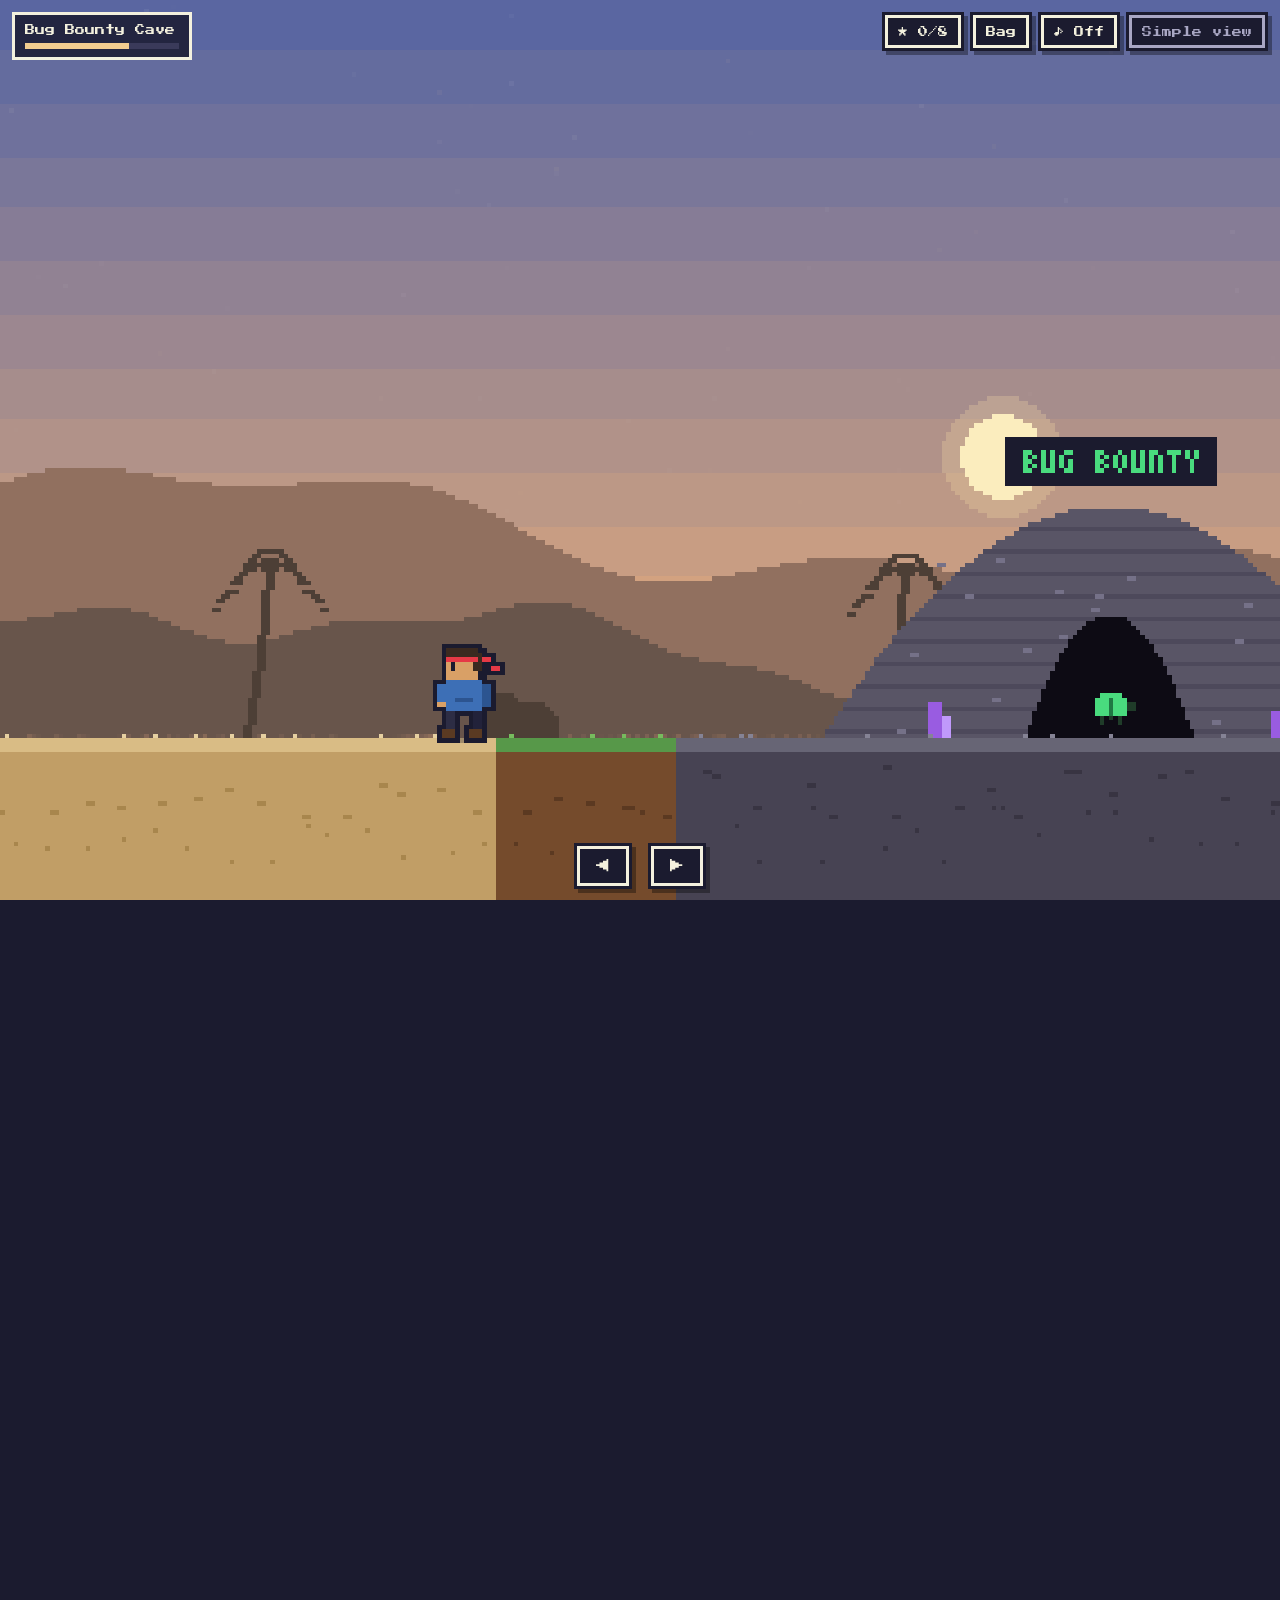
<file: index.html>
<!doctype html>
<html lang="en" data-view="simple">
<head>
<meta charset="utf-8">
<meta name="viewport" content="width=device-width, initial-scale=1">
<title>Daniel Phingston · Senior Software Engineer</title>
<meta name="description" content="Daniel Phingston is a Senior Software Engineer in Kerala, India, building backend and distributed systems with Node.js, TypeScript, Go and AWS. Resume, projects, and a pixel-art story mode. Available for freelance work.">
<link rel="canonical" href="https://danielphingston.github.io/">
<meta name="theme-color" content="#1b1b2f">
<meta property="og:type" content="profile">
<meta property="og:title" content="Daniel Phingston · Daniel's Quest">
<meta property="og:description" content="Senior Software Engineer, backend and distributed systems. Walk through the resume as a pixel-art story, or read the simple view.">
<meta property="og:url" content="https://danielphingston.github.io/">
<meta property="og:image" content="https://danielphingston.github.io/assets/og.png">
<meta name="twitter:card" content="summary_large_image">
<link rel="alternate" type="application/atom+xml" title="Daniel Phingston · Blog" href="https://danielphingston.github.io/blog/feed.xml">
<link rel="icon" href="assets/favicon.svg" type="image/svg+xml">
<link rel="preconnect" href="https://fonts.googleapis.com">
<link rel="preconnect" href="https://fonts.gstatic.com" crossorigin>
<link rel="stylesheet" href="https://fonts.googleapis.com/css2?family=Press+Start+2P&family=VT323&display=swap">
<link rel="stylesheet" href="assets/css/base.css">
<link rel="stylesheet" href="assets/css/story.css">
<link rel="stylesheet" href="assets/css/simple.css">
<script>
  // Pick the view before first paint: ?view= wins, then the visitor's last choice, then story mode.
  (function () {
    var v = 'story';
    try {
      var q = new URLSearchParams(location.search).get('view');
      var s = localStorage.getItem('dp-view');
      v = q === 'simple' || q === 'story' ? q : (s === 'simple' || s === 'story' ? s : 'story');
    } catch (e) {}
    document.documentElement.dataset.view = v;
  })();
</script>
<script type="application/ld+json">
{
  "@context": "https://schema.org",
  "@type": "Person",
  "name": "Daniel Phingston",
  "jobTitle": "Senior Software Engineer",
  "description": "Backend and distributed systems engineer with 8+ years of experience.",
  "address": { "@type": "PostalAddress", "addressLocality": "Ernakulam", "addressRegion": "Kerala", "addressCountry": "IN" },
  "alumniOf": "SCMS School of Engineering and Technology",
  "url": "https://danielphingston.github.io/",
  "sameAs": ["https://github.com/danielphingston", "https://www.linkedin.com/in/danielphingston"]
}
</script>
<script type="module" src="assets/js/main.js"></script>
<script nomodule>document.documentElement.dataset.view = 'simple';</script>
</head>
<body>
<a class="skip" href="#simple" data-view-set="simple">Skip to simple view</a>

<!-- Story mode. Built on top of the simple view below: dialogs read their text from it. -->
<div id="story">
  <div class="stage">
    <canvas id="world" role="img" aria-label="Pixel-art world: a hero walks through Daniel's career, from the backwaters of Kerala to a bonfire at the end."></canvas>

    <div class="hud">
      <div class="hud-level"><span id="hud-level">Kerala Backwaters</span><span class="hud-bar"><span id="hud-progress"></span></span></div>
      <div class="hud-buttons">
        <button type="button" class="px-btn" data-panel="map" title="Map and achievements"><span id="hud-stars">★ 0/7</span></button>
        <button type="button" class="px-btn" data-panel="bag" title="Skills (I)">Bag</button>
        <button type="button" class="px-btn" id="sound-btn" aria-pressed="false" title="Sound">♪ Off</button>
        <button type="button" class="px-btn px-btn-alt" data-view-set="simple">Simple view</button>
      </div>
    </div>

    <div class="title-card" id="title-card">
      <p class="tc-kicker">A pixel-art resume</p>
      <p class="tc-title">Daniel's Quest</p>
      <p class="tc-name">Daniel Phingston</p>
      <p class="tc-role">Senior Software Engineer · Backend &amp; Distributed Systems</p>
      <div class="tc-actions">
        <button type="button" class="px-btn px-btn-big blink-hover" id="start-btn">▶ Press start</button>
        <button type="button" class="px-btn px-btn-alt" data-view-set="simple">≡ Simple view</button>
      </div>
      <p class="tc-hire"><a class="email" data-user="danielphingston" data-domain="gmail.com" data-subject="Freelance enquiry" data-label="✉ Available for freelance work" href="#freelance">✉ Available for freelance work</a></p>
      <p class="tc-hint">Scroll, swipe, or press → to walk</p>
    </div>

    <section class="dialog" id="dialog" aria-live="polite" hidden>
      <header class="dlg-head">
        <span class="dlg-level" id="dlg-level"></span>
        <button type="button" class="dlg-close" id="dlg-close" aria-label="Close dialog">✕</button>
      </header>
      <h2 class="dlg-title" id="dlg-title"></h2>
      <div class="dlg-body" id="dlg-body"></div>
    </section>

    <div class="pad">
      <button type="button" class="px-btn" id="prev-btn" aria-label="Walk back to the previous stop">◀</button>
      <button type="button" class="px-btn" id="next-btn" aria-label="Walk to the next stop">▶</button>
    </div>

    <div class="toast" id="toast" role="status" aria-live="polite"></div>

    <div class="panel" id="panel-map" role="dialog" aria-modal="true" aria-labelledby="map-title" hidden>
      <div class="panel-inner">
        <header class="dlg-head"><h2 class="dlg-title" id="map-title">Map</h2><button type="button" class="dlg-close" data-close aria-label="Close map">✕</button></header>
        <ol class="map-list" id="map-list"></ol>
        <h3 class="panel-sub">Achievements</h3>
        <ul class="ach-list" id="ach-list"></ul>
      </div>
    </div>

    <div class="panel" id="panel-bag" role="dialog" aria-modal="true" aria-labelledby="bag-title" hidden>
      <div class="panel-inner">
        <header class="dlg-head"><h2 class="dlg-title" id="bag-title">Inventory</h2><button type="button" class="dlg-close" data-close aria-label="Close inventory">✕</button></header>
        <div id="bag-body"></div>
      </div>
    </div>
  </div>
</div>

<!-- Simple view: the canonical content. -->
<main id="simple" tabindex="-1">
  <header class="intro">
    <p class="kicker">Senior Software Engineer · Backend &amp; Distributed Systems</p>
    <h1>Daniel Phingston</h1>
    <p class="muted">Ernakulam, Kerala, India</p>
    <nav class="links" aria-label="Contact">
      <a href="https://github.com/danielphingston">GitHub</a>
      <a href="https://www.linkedin.com/in/danielphingston">LinkedIn</a>
      <a class="email" data-user="danielphingston" data-domain="gmail.com" href="#contact">danielphingston [at] gmail [dot] com</a>
      <a href="#freelance">Freelance</a>
      <a href="blog/">Blog</a>
    </nav>
    <div class="actions">
      <button type="button" class="px-btn px-btn-big" data-view-set="story">▶ Play story mode</button>
      <button type="button" class="btn-plain" id="print-btn">Print resume</button>
    </div>
  </header>

  <section id="freelance" class="callout" aria-labelledby="free-h">
    <h2 id="free-h">Freelance</h2>
    <p>I take on freelance work. Things I can help with:</p>
    <ul>
      <li>Backend services and APIs in Node.js, TypeScript or Go</li>
      <li>Event-driven and real-time systems: RabbitMQ, Amazon SQS, MQTT, WebSockets</li>
      <li>AWS and serverless: Lambda, DynamoDB, Docker</li>
      <li>Offline-first web apps that keep data on the device</li>
    </ul>
    <p class="cta"><a class="email btn-cta" data-user="danielphingston" data-domain="gmail.com" data-subject="Freelance enquiry" data-label="Email me about a project" href="#contact">Email me about a project</a> <span class="muted">or message me on <a href="https://www.linkedin.com/in/danielphingston">LinkedIn</a>.</span></p>
  </section>

  <section id="about" aria-labelledby="about-h">
    <h2 id="about-h">About</h2>
    <p>I build backend and distributed systems: 8+ years of network-management, IoT and cloud platforms in Node.js, TypeScript and Go, with PostgreSQL, MongoDB, Redis, RabbitMQ, Amazon SQS, AWS and Docker. I like tracing a failure through every layer (application, runtime, database, infrastructure and network) until it makes sense, then turning it into a fix that stays fixed.</p>
    <p>Outside work I build small, local-first tools for the people around me, and play games.</p>

    <h3>Interests</h3>
    <ul class="interests" id="interests">
      <li><strong>Local-first software.</strong> Most of my recent projects keep data on your device and sync to storage you own, with no backend in between.</li>
      <li><strong>Tools for real people.</strong> A register for a clinic, a tracker for a CA doing due diligence, a calibrator for gamers.</li>
      <li><strong>AI, early and in the browser.</strong> A GPT-2 chatbot prototype in 2019; OCR running on WebGPU today.</li>
      <li><strong>Security.</strong> Responsible disclosure through HackerOne.</li>
      <li><strong>Debugging deep.</strong> Following one bug across routing, runtime and timeouts.</li>
    </ul>

    <h3>Games and inspiration</h3>
    <ul class="games" id="games">
      <li data-game="lf2"><strong>Little Fighters 2</strong> <span>The big inspiration. It was easy to mod, and modding it is what led me into programming.</span></li>
      <li data-game="ds"><strong>Dark Souls</strong> <span>Patience, pattern-reading, and getting back up at the bonfire.</span></li>
      <li data-game="pop"><strong>Prince of Persia</strong> <span>Rewinding time when a jump goes wrong. Still want that in production.</span></li>
      <li data-game="dota"><strong>Dota 2</strong> <span>Three lanes, many towers, constant coordination.</span></li>
    </ul>
  </section>

  <section id="experience" aria-labelledby="exp-h">
    <h2 id="exp-h">Experience</h2>

    <article class="job" id="job-cambium">
      <h3>Senior Software Engineer · <span class="org">Cambium Networks</span></h3>
      <p class="meta">08/2022 – 09/2026 · Kochi, Kerala</p>
      <ul>
        <li>Built and maintained backend capabilities across cnMaestro, a multi-region network-management platform supporting device onboarding, configuration, telemetry and application workflows.</li>
        <li>Designed reusable foundations for MarketApps and EasyApps, including configuration models, MDU and resident workflows, bulk operations, validation, database structures and migrations.</li>
        <li>Worked across Node.js services backed by PostgreSQL, MongoDB and Redis, with RabbitMQ RPC, Amazon SQS, and long-lived WebSocket communication between managed devices and the platform.</li>
        <li>Diagnosed a production IPv6 and IPv4 connectivity failure caused by latency-sensitive Happy Eyeballs behavior in Node.js, tracing the issue across global routing, network failures, connection attempts and application timeouts.</li>
        <li>Designed rollback-aware orchestration for multi-step distributed operations using transaction IDs and compensating actions, reducing the risk of partially applied configuration changes.</li>
        <li>Resolved production issues spanning device WebSocket communication, asynchronous messaging, Redis, MongoDB, PostgreSQL-backed services, migrations and automated tests.</li>
      </ul>
    </article>

    <article class="job" id="job-gadgeon">
      <h3>Senior Software Engineer · <span class="org">Gadgeon Systems Inc</span></h3>
      <p class="meta">02/2020 – 08/2022 · Kakkanad, Kerala</p>
      <ul>
        <li>Delivered software across multiple product teams and technology stacks, including assignments as an embedded engineer with Mavenir.</li>
        <li>Built edge-IoT capabilities using Go, React, MQTT, SingleStore, Docker and AWS EC2.</li>
        <li>Contributed to an edge-AI and media platform using Node.js, React, FFmpeg, Couchbase, Docker and AWS.</li>
        <li>Developed serverless backend services using Node.js, AWS Lambda, AWS SAM, DynamoDB and CI/CD.</li>
        <li>Built conversational and location-aware experiences using Python, Node.js, the Web Speech API and HERE Maps.</li>
      </ul>
    </article>

    <article class="job" id="job-suyati">
      <h3>Software Developer · <span class="org">Suyati Technologies</span></h3>
      <p class="meta">07/2018 – 02/2020 · Kakkanad, Kerala</p>
      <ul>
        <li>Built proofs of concept and early-stage products in a solutions team, converting new technologies and client ideas into working software.</li>
        <li>Built a GPT-2 conversational prototype in 2019 using dialogue data extracted and processed from WhatsApp chat exports.</li>
        <li>Developed chatbot solutions using Dialogflow, Node.js, Python, Microsoft LUIS and Microsoft Bot Framework.</li>
        <li>Converted an offensive-security web application into a cross-platform Electron desktop application.</li>
        <li>Helped rebuild the Momentive CMS frontend and developed an employee rewards platform using Node.js, Express, Angular and MongoDB.</li>
      </ul>
    </article>
  </section>

  <section id="achievements" aria-labelledby="ach-h">
    <h2 id="ach-h">Selected achievements</h2>
    <article id="ach-rca">
      <h3>Production connectivity root cause analysis</h3>
      <p>Traced a latency-sensitive IPv6 and IPv4 connection failure through routing behavior, Node.js Happy Eyeballs implementation details and application timeout behavior, leading to a practical mitigation. Instead of racing IPv6 and IPv4 attempts, Node.js cancelled each attempt when a short timer fired and only then tried the next address, so on slow routes nothing ever connected.</p>
    </article>
    <article id="ach-orch">
      <h3>Distributed job orchestration</h3>
      <p>Designed rollback-aware orchestration for multi-step jobs using transaction IDs and compensating actions to support safer recovery from partial failures.</p>
    </article>
    <article id="ach-platform">
      <h3>Reusable platform foundations</h3>
      <p>Built shared configuration and data foundations for multiple cnMaestro applications instead of duplicating product-specific backend implementations.</p>
    </article>
    <article id="security">
      <h3>Security research · HackerOne</h3>
      <p>Found and responsibly disclosed a bug that broke Cleartrip's payments. The report was validated and awarded through HackerOne.</p>
    </article>
  </section>

  <section id="projects" aria-labelledby="proj-h">
    <h2 id="proj-h">Projects</h2>
    <p class="muted">Side projects, most of them live on GitHub Pages. Source for each is public.</p>
    <div class="filters" role="group" aria-label="Filter projects">
      <button type="button" class="chip" data-filter="all" aria-pressed="true">All</button>
      <button type="button" class="chip" data-filter="live" aria-pressed="false">Live apps</button>
      <button type="button" class="chip" data-filter="local" aria-pressed="false">Local-first</button>
      <button type="button" class="chip" data-filter="ai" aria-pressed="false">AI</button>
      <button type="button" class="chip" data-filter="gaming" aria-pressed="false">Gaming</button>
      <button type="button" class="chip" data-filter="lib" aria-pressed="false">Libraries</button>
    </div>

    <ul class="projects" id="project-list">
      <li class="project" id="p-folio" data-tags="live local" data-shop="FOLIO" data-color="#e07a5f">
        <h3>Folio Resume Studio</h3>
        <p>Browser-based resume editor with reusable blocks, design presets, multiple local resumes, JSON backup, PDF export and optional Google Drive saves. No server, no build step.</p>
        <p class="tags">JavaScript · localStorage · Playwright visual tests</p>
        <p class="plinks"><a href="/resume-builder/">Live</a><a href="https://github.com/danielphingston/resume-builder">Source</a></p>
      </li>
      <li class="project" id="p-metro" data-tags="live" data-shop="METRO" data-color="#1ba1e2">
        <h3>Metro Launcher</h3>
        <p>A Windows Phone style home screen for Android 12 and later: live tiles, folders, photo backgrounds and turnstile animations, built to use almost no battery. Search finds apps by initials or with typos, and makes no network requests while you type.</p>
        <p class="tags">Kotlin · Jetpack Compose · Android</p>
        <p class="plinks"><a href="https://play.google.com/store/apps/details?id=io.github.danielphingston.metro">Google Play</a><a href="/metro-launcher/">Site</a><a href="https://github.com/danielphingston/metro-launcher">Source</a></p>
      </li>
      <li class="project" id="p-saveknot" data-tags="local gaming" data-shop="SAVEKNOT" data-color="#81b29a">
        <h3>SaveKnot</h3>
        <p>Tiny local-first game-save daemon. Finds saves with the Ludusavi manifest, watches them, takes content-addressed zstd snapshots and syncs straight to your own Cloudflare R2 bucket. No account, no hosted backend.</p>
        <p class="tags">Go · SQLite · Cloudflare R2 · Windows tray</p>
        <p class="plinks"><a href="https://github.com/danielphingston/save-knot">Source</a></p>
      </li>
      <li class="project" id="p-fdd" data-tags="live local ai" data-shop="FDD" data-color="#3d5a80">
        <h3>FDD Tracker</h3>
        <p>Offline PWA for financial due diligence: engagements, work papers, review points, IRLs, follow-ups, a focus timer and timesheets, with Google Drive and Calendar sync and a Gemini assistant.</p>
        <p class="tags">React · IndexedDB · PWA · Google APIs</p>
        <p class="plinks"><a href="/falcon/">Live</a><a href="https://github.com/danielphingston/falcon">Source</a></p>
      </li>
      <li class="project" id="p-clinic" data-tags="live local" data-shop="CLINIC" data-color="#2a9d8f">
        <h3>Clinic Register</h3>
        <p>Offline-first outpatient register for a homeopathy clinic: patients, visits, prescriptions, appointments, billing, stock, certificates and optionally encrypted Google Drive sync.</p>
        <p class="tags">TypeScript · IndexedDB · PWA</p>
        <p class="plinks"><a href="/clinic-register/">Live</a><a href="https://github.com/danielphingston/clinic-register">Source</a></p>
      </li>
      <li class="project" id="p-ocr" data-tags="live local ai" data-shop="OCR" data-color="#9b5de5">
        <h3>Bill OCR</h3>
        <p>Turns photos of bills and receipts into structured JSON with Falcon-OCR running in the browser on WebGPU. Images never leave the device. An experimental proof of concept.</p>
        <p class="tags">ONNX Runtime Web · WebGPU · Hugging Face</p>
        <p class="plinks"><a href="/bill-ocr/">Live</a><a href="https://github.com/danielphingston/bill-ocr">Source</a></p>
      </li>
      <li class="project" id="p-sens" data-tags="live gaming" data-shop="SENS" data-color="#e63946">
        <h3>Warzone Sens Calibrator</h3>
        <p>Finds your Warzone or Valorant mouse sensitivity from flick, tracking and micro-adjust drills, scored with Fitts throughput and a log-scale curve fit.</p>
        <p class="tags">JavaScript · Pointer Lock · HCI maths</p>
        <p class="plinks"><a href="/warzone-sens-calibrator/">Live</a><a href="https://github.com/danielphingston/warzone-sens-calibrator">Source</a></p>
      </li>
      <li class="project" id="p-bingo" data-tags="live" data-shop="BINGO" data-color="#f4a261">
        <h3>Dev Env Bingo</h3>
        <p>A Memphis-pop bingo card of every way a development environment can let you down.</p>
        <p class="tags">HTML · CSS</p>
        <p class="plinks"><a href="/dev-bingo/">Live</a><a href="https://github.com/danielphingston/dev-bingo">Source</a></p>
      </li>
    </ul>

    <h3>Libraries and earlier work</h3>
    <ul class="projects small" id="lib-list">
      <li class="project" data-tags="lib"><h4><a href="https://github.com/danielphingston/couchbase-store">couchbase-store</a></h4><p>Couchbase session store for express-session.</p></li>
      <li class="project" data-tags="lib"><h4><a href="https://github.com/danielphingston/debounce-throttle-by-key">debounce-throttle-by-key</a></h4><p>Debounce or throttle a function separately for each key.</p></li>
      <li class="project" data-tags="lib"><h4><a href="https://github.com/danielphingston/rabbitmq-email-publisher">rabbitmq-email-publisher</a></h4><p>Sends emails added to a RabbitMQ queue.</p></li>
      <li class="project" data-tags="lib"><h4><a href="https://github.com/danielphingston/docker-health-check-node">docker-health-check-node</a></h4><p>Health-checks Docker services before starting, in Node.</p></li>
      <li class="project" data-tags="lib"><h4><a href="https://github.com/danielphingston/covid-center-watch">covid-center-watch</a></h4><p>2021: watched vaccination centres for open slots and emailed alerts (Vue + AWS Lambda).</p></li>
    </ul>
  </section>

  <section id="writing" aria-labelledby="writing-h">
    <h2 id="writing-h">Writing</h2>
    <ul class="posts">
      <li><a href="blog/stellaris-controller-repair/">Fixing a Cosmic Byte Stellaris with foam tape, copper wire and a toothpick</a> <span class="muted">· <time datetime="2026-11-08">Nov 2026</time></span><br><span class="muted">Four dead controller buttons, fixed with things from around the house, plus a full teardown guide.</span></li>
      <li><a href="blog/hyper-v-memory-reclaim/">Stuck at max: why Hyper-V Dynamic Memory won't let go of Linux RAM</a> <span class="muted">· <time datetime="2026-11-06">Nov 2026</time></span><br><span class="muted">A Linux VM asked Hyper-V for 20.9 GB while using 4. Why, and a 100-line kernel module that fixes it.</span></li>
    </ul>
    <p class="more"><a href="blog/">All posts →</a></p>
  </section>

  <section id="skills" aria-labelledby="skills-h">
    <h2 id="skills-h">Skills</h2>
    <div class="skill-group" data-icon="sword">
      <h3>Backend &amp; architecture</h3>
      <ul><li>Node.js</li><li>TypeScript</li><li>JavaScript</li><li>REST APIs</li><li>WebSockets</li><li>Distributed systems</li><li>Event-driven architecture</li><li>System design</li></ul>
    </div>
    <div class="skill-group" data-icon="potion">
      <h3>Data &amp; messaging</h3>
      <ul><li>PostgreSQL</li><li>MongoDB</li><li>Redis</li><li>DynamoDB</li><li>RabbitMQ</li><li>Amazon SQS</li><li>MQTT</li><li>Database design</li><li>Database migrations</li></ul>
    </div>
    <div class="skill-group" data-icon="shield">
      <h3>Cloud &amp; platform</h3>
      <ul><li>AWS</li><li>Docker</li><li>AWS Lambda</li><li>AWS SAM</li><li>Linux</li><li>CI/CD</li><li>Production troubleshooting</li></ul>
    </div>
    <div class="skill-group" data-icon="scroll">
      <h3>Additional</h3>
      <ul><li>Go</li><li>Python</li><li>React</li><li>Angular</li><li>FFmpeg</li><li>Networking</li><li>Security</li><li>Generative AI</li></ul>
    </div>
  </section>

  <section id="education" aria-labelledby="edu-h">
    <h2 id="edu-h">Education</h2>
    <article>
      <h3>B.Tech, Computer Science and Engineering</h3>
      <p class="meta">SCMS School of Engineering and Technology · 2014 – 2018 · Kochi, Kerala</p>
    </article>
  </section>

  <footer class="foot" id="contact">
    <p>Built with AI (Claude Code): plain HTML, CSS and JavaScript, no build step. <a href="https://github.com/danielphingston/danielphingston.github.io">Source on GitHub</a>.</p>
  </footer>
</main>
</body>
</html>
</file>
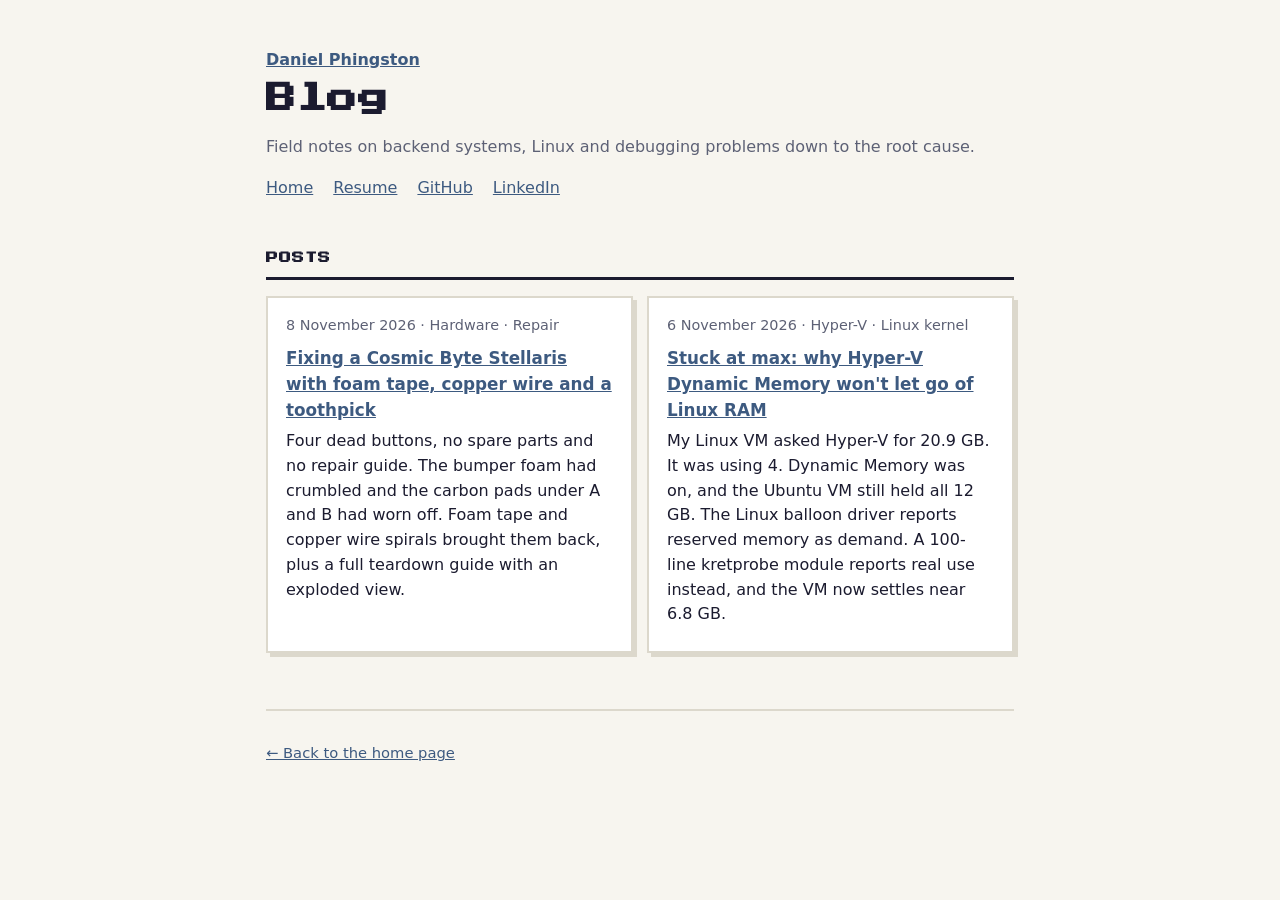
<file: blog/index.html>
<!doctype html>
<html lang="en">
<head>
<meta charset="utf-8">
<meta name="viewport" content="width=device-width, initial-scale=1">
<title>Blog · Daniel Phingston</title>
<meta name="description" content="Field notes from Daniel Phingston on backend systems, Linux and debugging problems down to the root cause.">
<link rel="canonical" href="https://danielphingston.github.io/blog/">
<meta name="theme-color" content="#1b1b2f">
<meta property="og:type" content="website">
<meta property="og:title" content="Blog · Daniel Phingston">
<meta property="og:description" content="Field notes on backend systems, Linux and debugging problems down to the root cause.">
<meta property="og:url" content="https://danielphingston.github.io/blog/">
<meta property="og:image" content="https://danielphingston.github.io/assets/og.png">
<link rel="alternate" type="application/atom+xml" title="Daniel Phingston · Blog" href="https://danielphingston.github.io/blog/feed.xml">
<link rel="icon" href="/assets/favicon.svg" type="image/svg+xml">
<link rel="preconnect" href="https://fonts.googleapis.com">
<link rel="preconnect" href="https://fonts.gstatic.com" crossorigin>
<link rel="stylesheet" href="https://fonts.googleapis.com/css2?family=Press+Start+2P&display=swap">
<link rel="stylesheet" href="/assets/css/base.css">
<link rel="stylesheet" href="/assets/css/simple.css">
<script type="application/ld+json">
{
  "@context": "https://schema.org",
  "@type": "Blog",
  "name": "Daniel Phingston · Blog",
  "url": "https://danielphingston.github.io/blog/",
  "author": { "@type": "Person", "name": "Daniel Phingston", "url": "https://danielphingston.github.io/" },
  "blogPost": [
    { "@type": "BlogPosting", "headline": "Fixing a Cosmic Byte Stellaris with foam tape, copper wire and a toothpick", "url": "https://danielphingston.github.io/blog/stellaris-controller-repair/", "datePublished": "2026-11-08" },
    { "@type": "BlogPosting", "headline": "Stuck at max: why Hyper-V Dynamic Memory won't let go of Linux RAM", "url": "https://danielphingston.github.io/blog/hyper-v-memory-reclaim/", "datePublished": "2026-11-06" }
  ]
}
</script>
</head>
<body>
<main id="simple">
  <header class="intro">
    <p class="kicker"><a href="/">Daniel Phingston</a></p>
    <h1>Blog</h1>
    <p class="muted">Field notes on backend systems, Linux and debugging problems down to the root cause.</p>
    <nav class="links" aria-label="Site">
      <a href="/">Home</a>
      <a href="/?view=simple">Resume</a>
      <a href="https://github.com/danielphingston">GitHub</a>
      <a href="https://www.linkedin.com/in/danielphingston">LinkedIn</a>
    </nav>
  </header>

  <section aria-labelledby="posts-h">
    <h2 id="posts-h">Posts</h2>
    <ul class="projects">
      <li class="project">
        <p class="tags"><time datetime="2026-11-08">8 November 2026</time> · Hardware · Repair</p>
        <h3><a href="/blog/stellaris-controller-repair/">Fixing a Cosmic Byte Stellaris with foam tape, copper wire and a toothpick</a></h3>
        <p>Four dead buttons, no spare parts and no repair guide. The bumper foam had crumbled and the carbon pads under A and B had worn off. Foam tape and copper wire spirals brought them back, plus a full teardown guide with an exploded view.</p>
      </li>
      <li class="project">
        <p class="tags"><time datetime="2026-11-06">6 November 2026</time> · Hyper-V · Linux kernel</p>
        <h3><a href="/blog/hyper-v-memory-reclaim/">Stuck at max: why Hyper-V Dynamic Memory won't let go of Linux RAM</a></h3>
        <p>My Linux VM asked Hyper-V for 20.9 GB. It was using 4. Dynamic Memory was on, and the Ubuntu VM still held all 12 GB. The Linux balloon driver reports reserved memory as demand. A 100-line kretprobe module reports real use instead, and the VM now settles near 6.8 GB.</p>
      </li>
    </ul>
  </section>

  <footer class="foot">
    <p><a href="/">← Back to the home page</a></p>
  </footer>
</main>
</body>
</html>
</file>
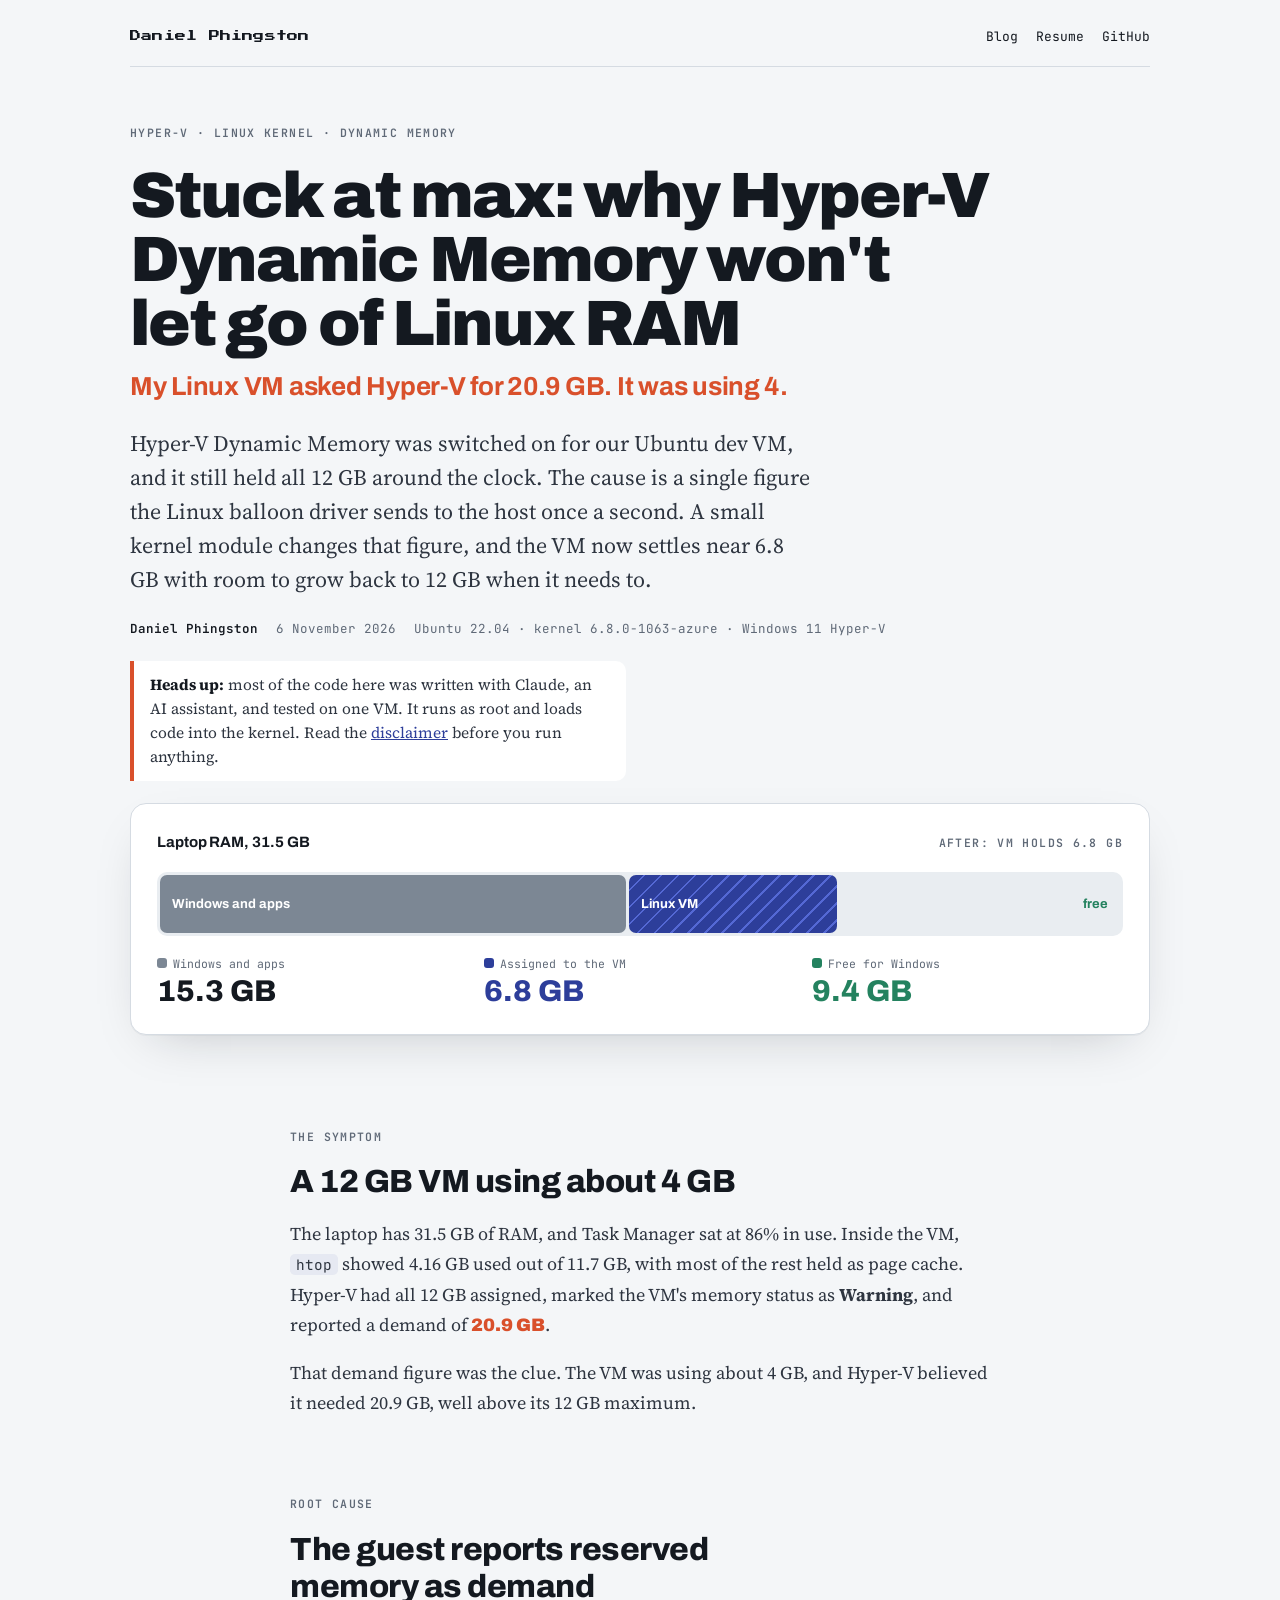
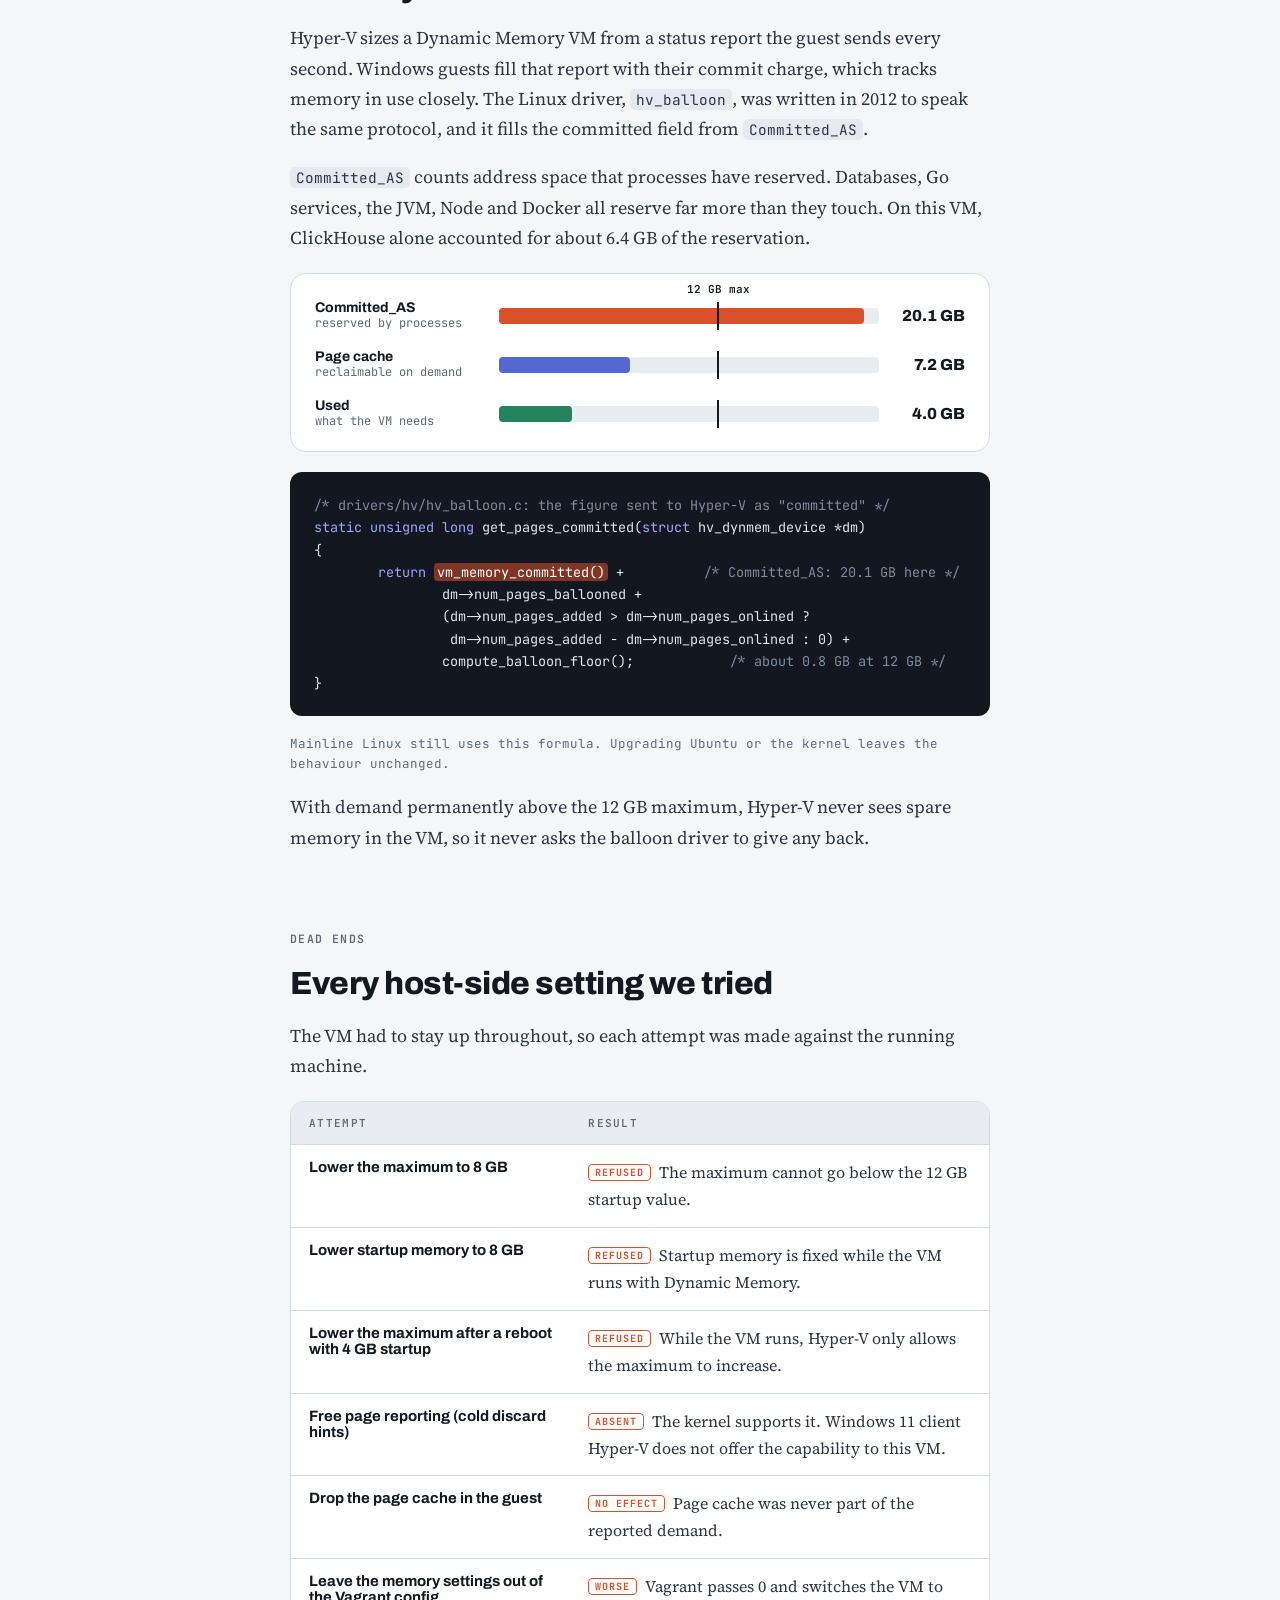
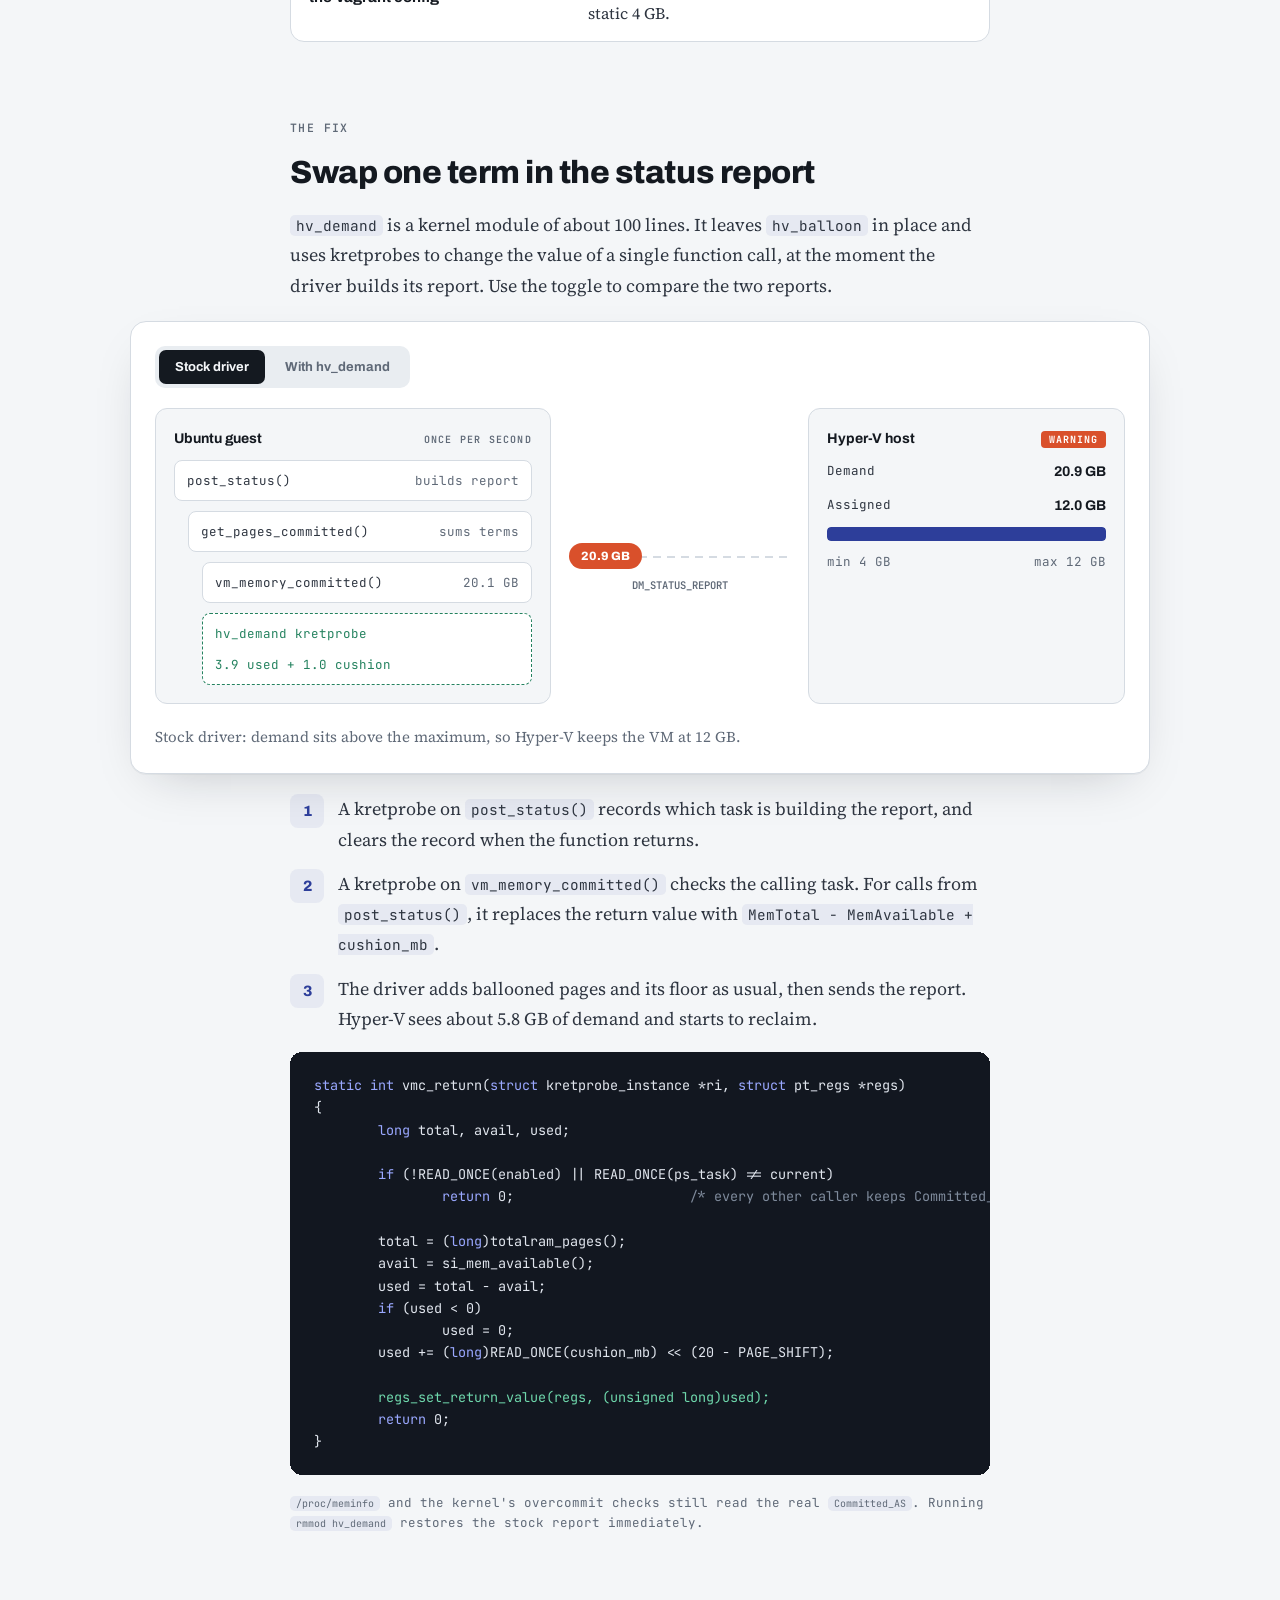
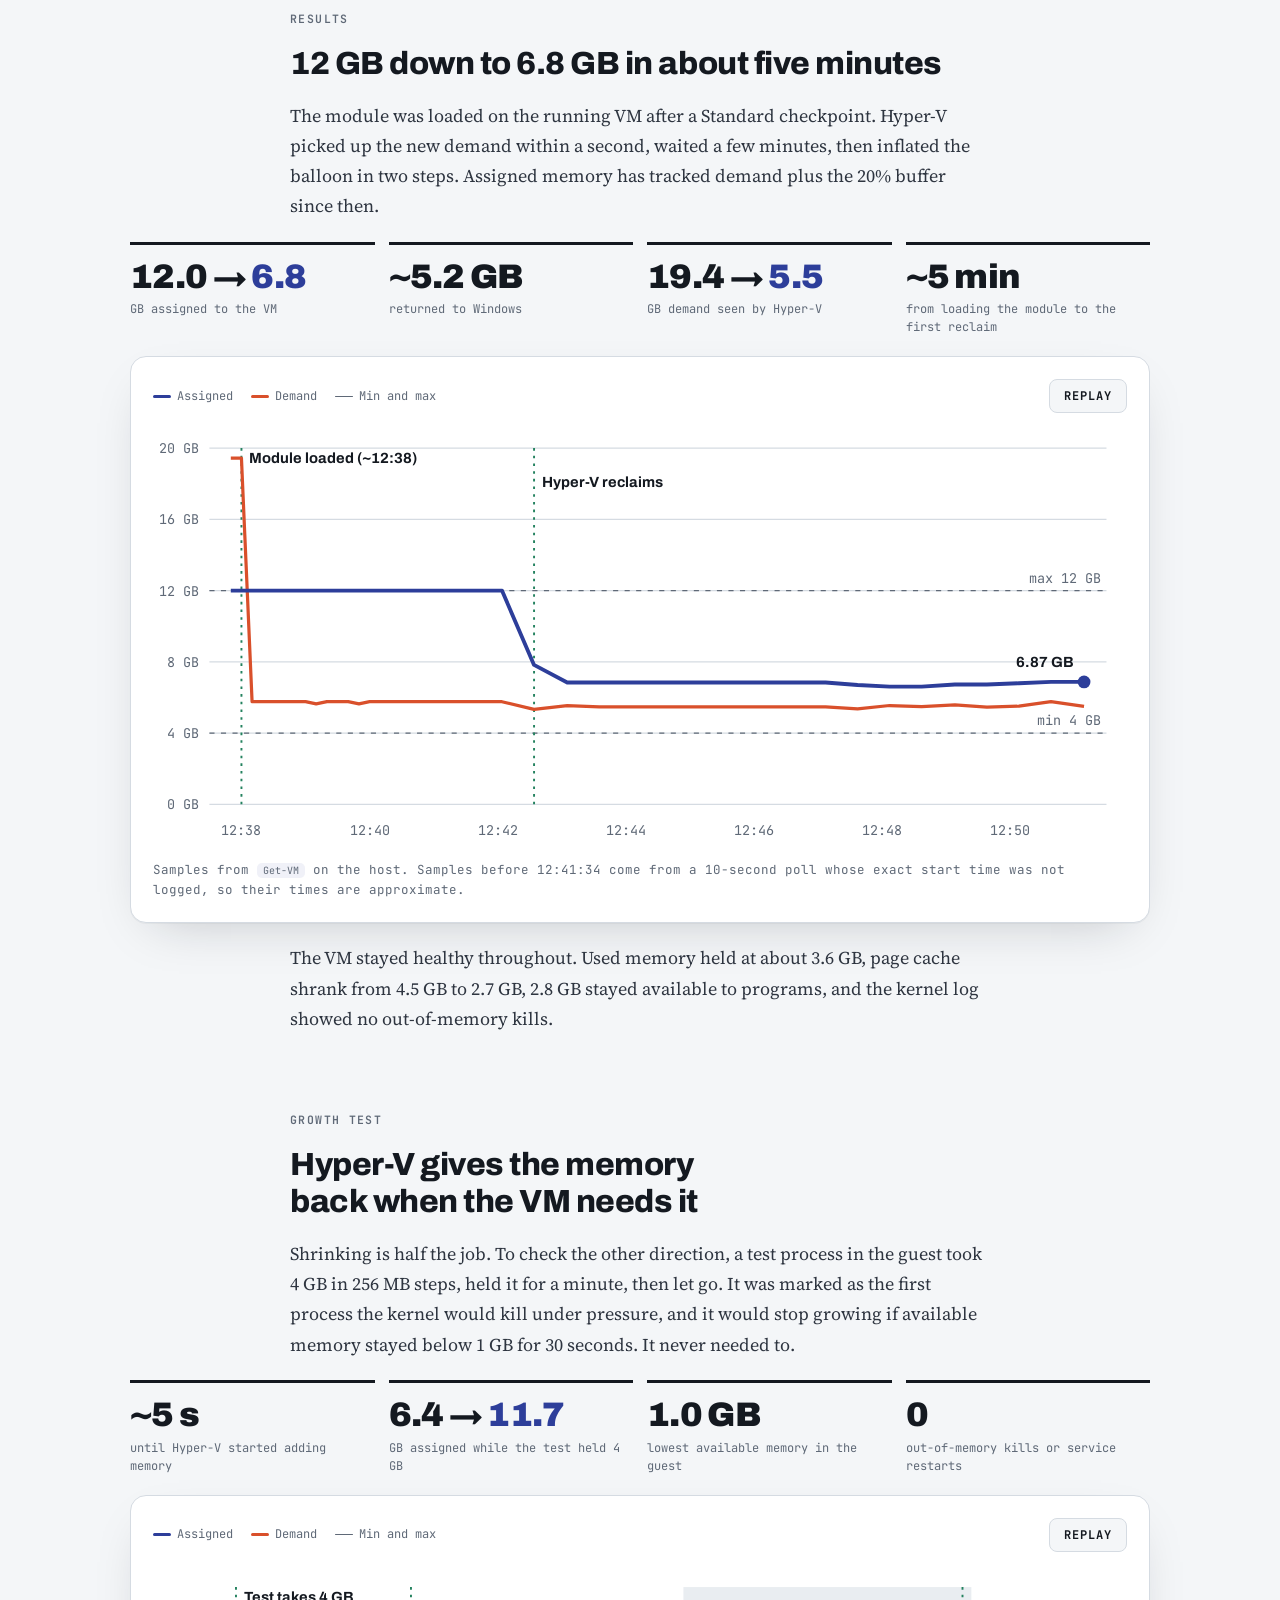
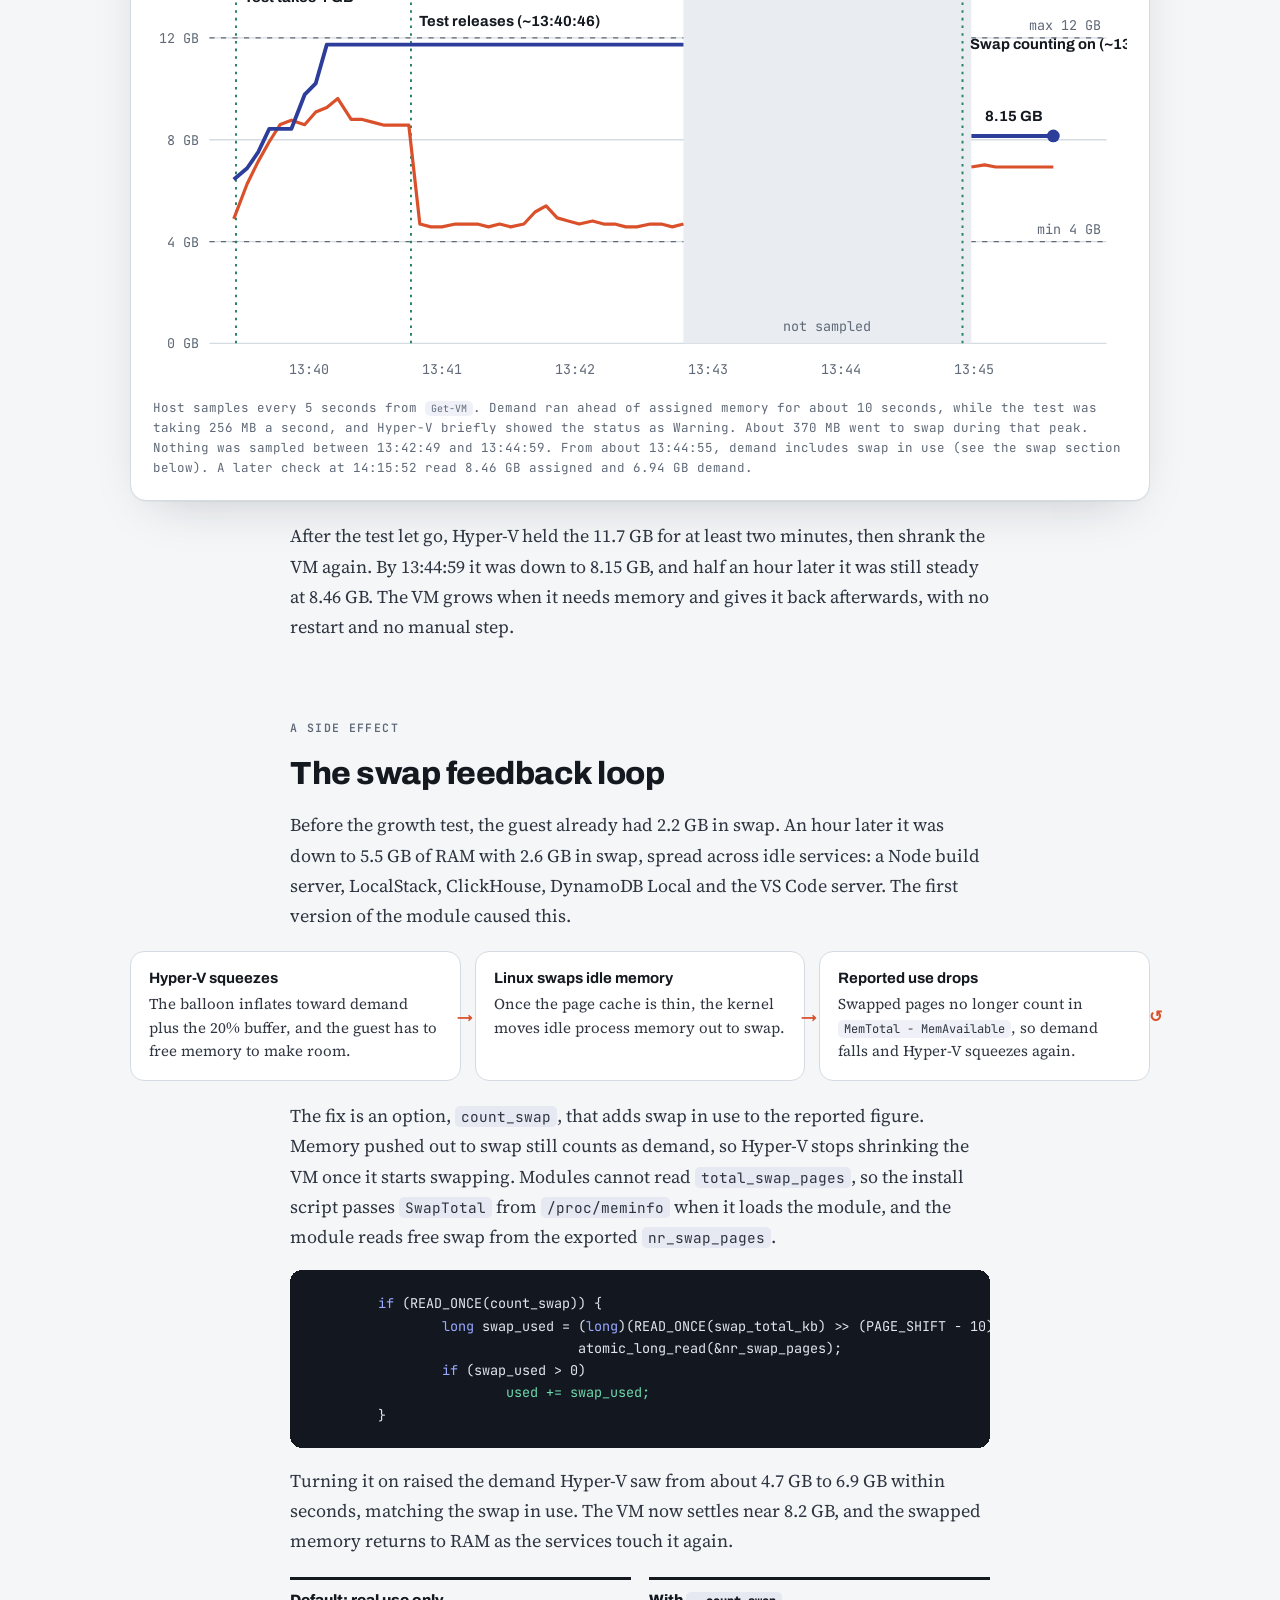
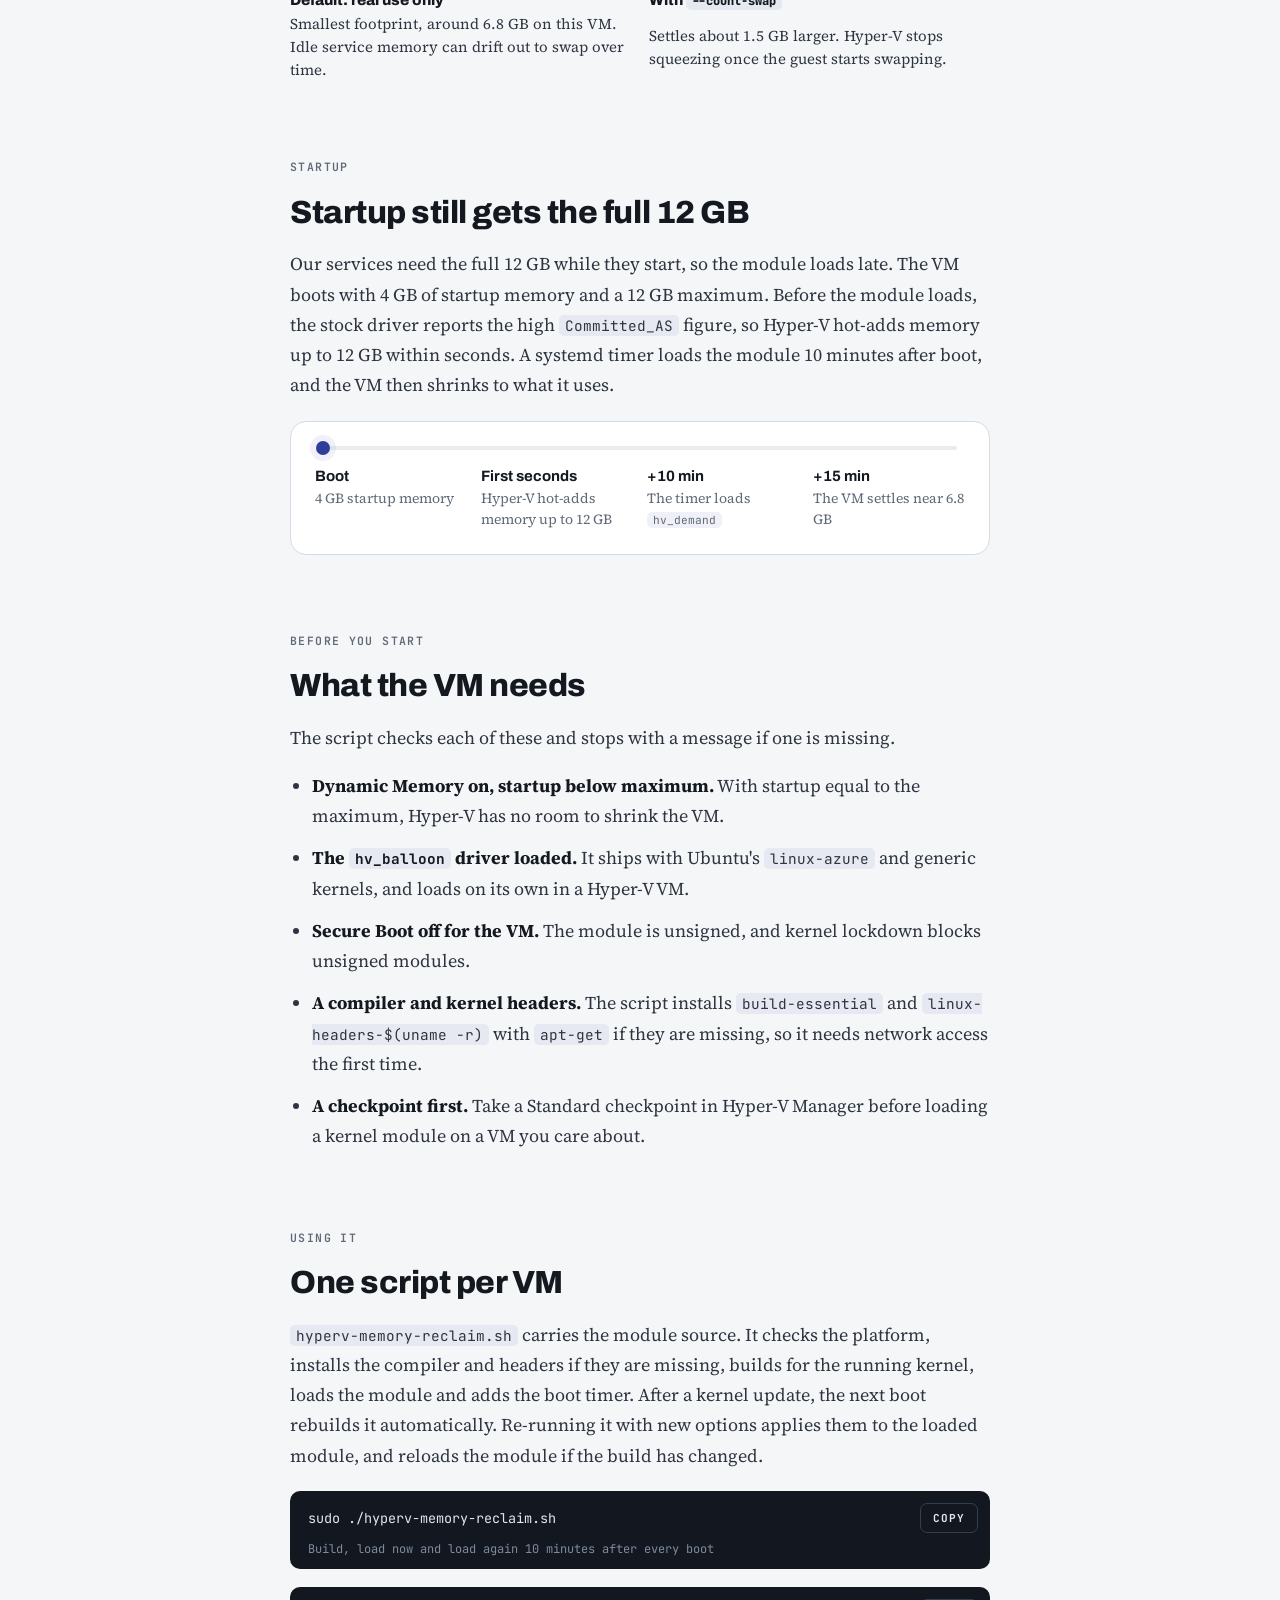
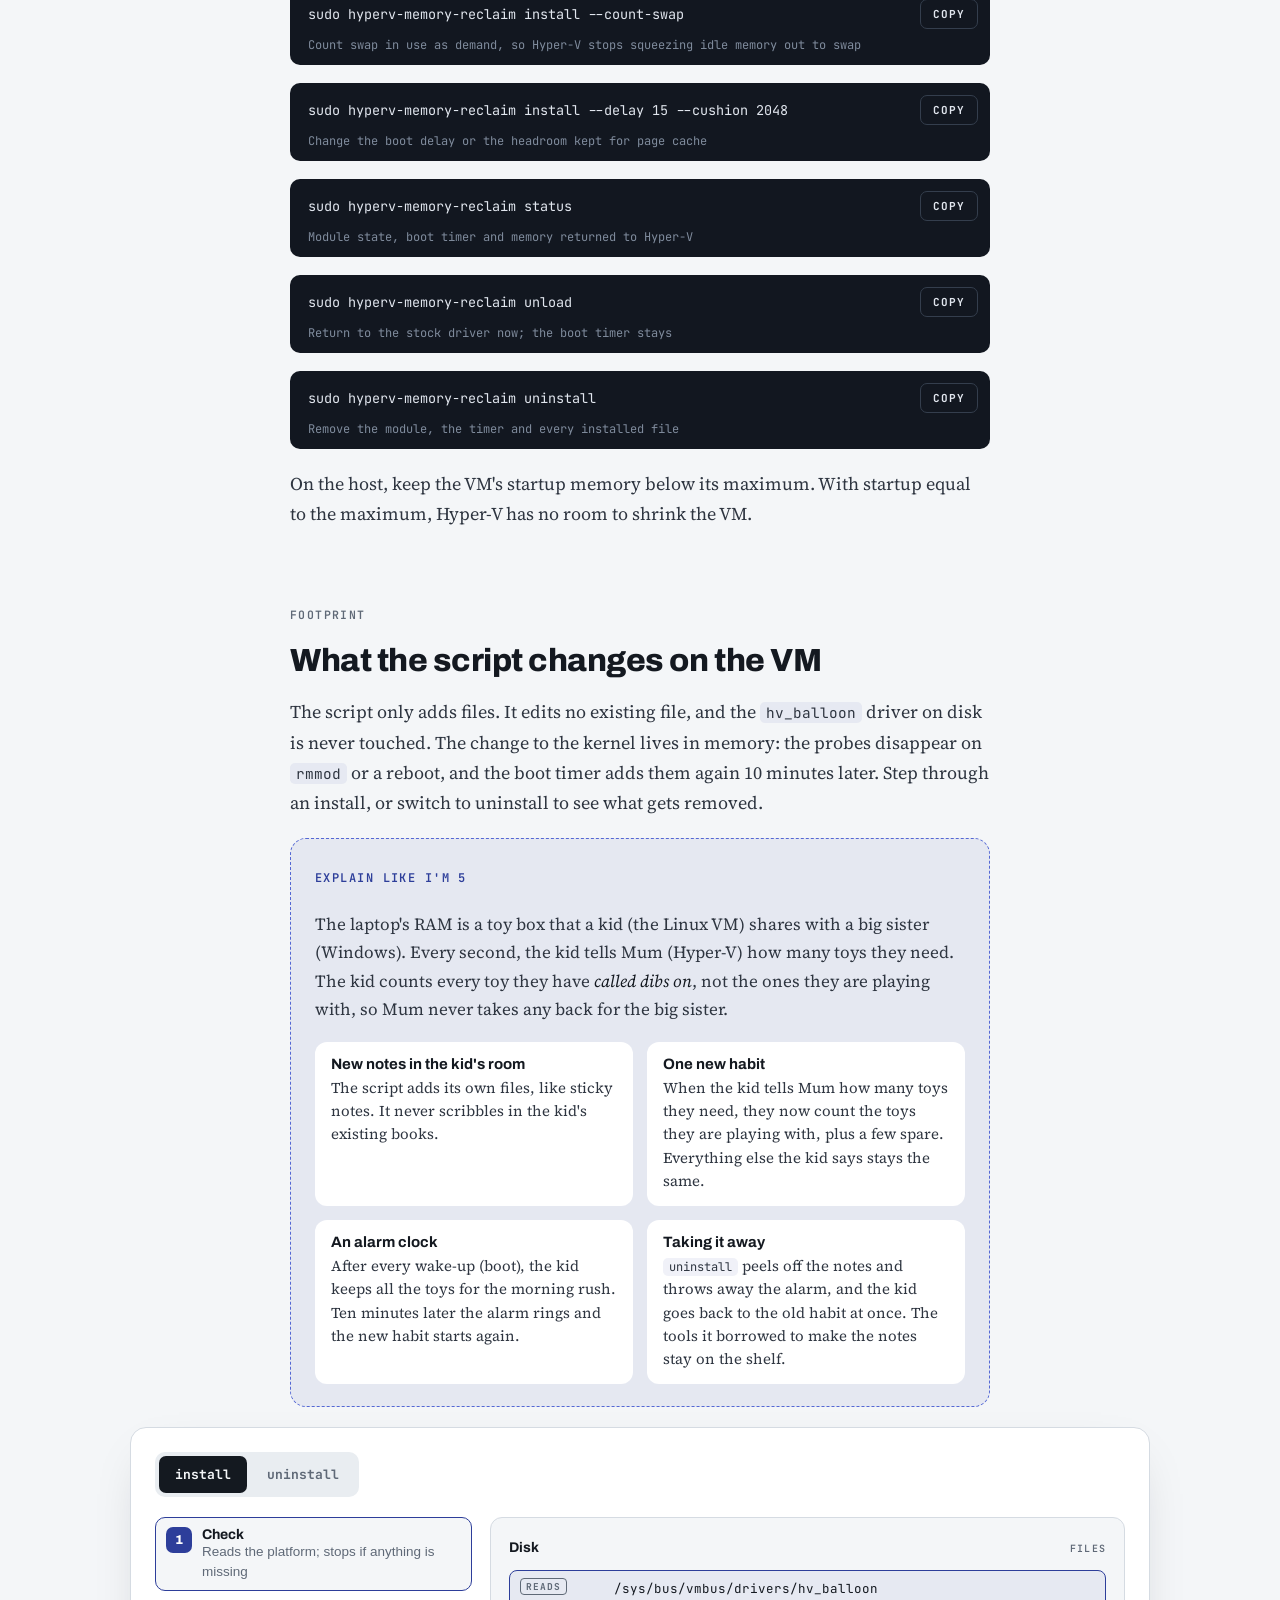
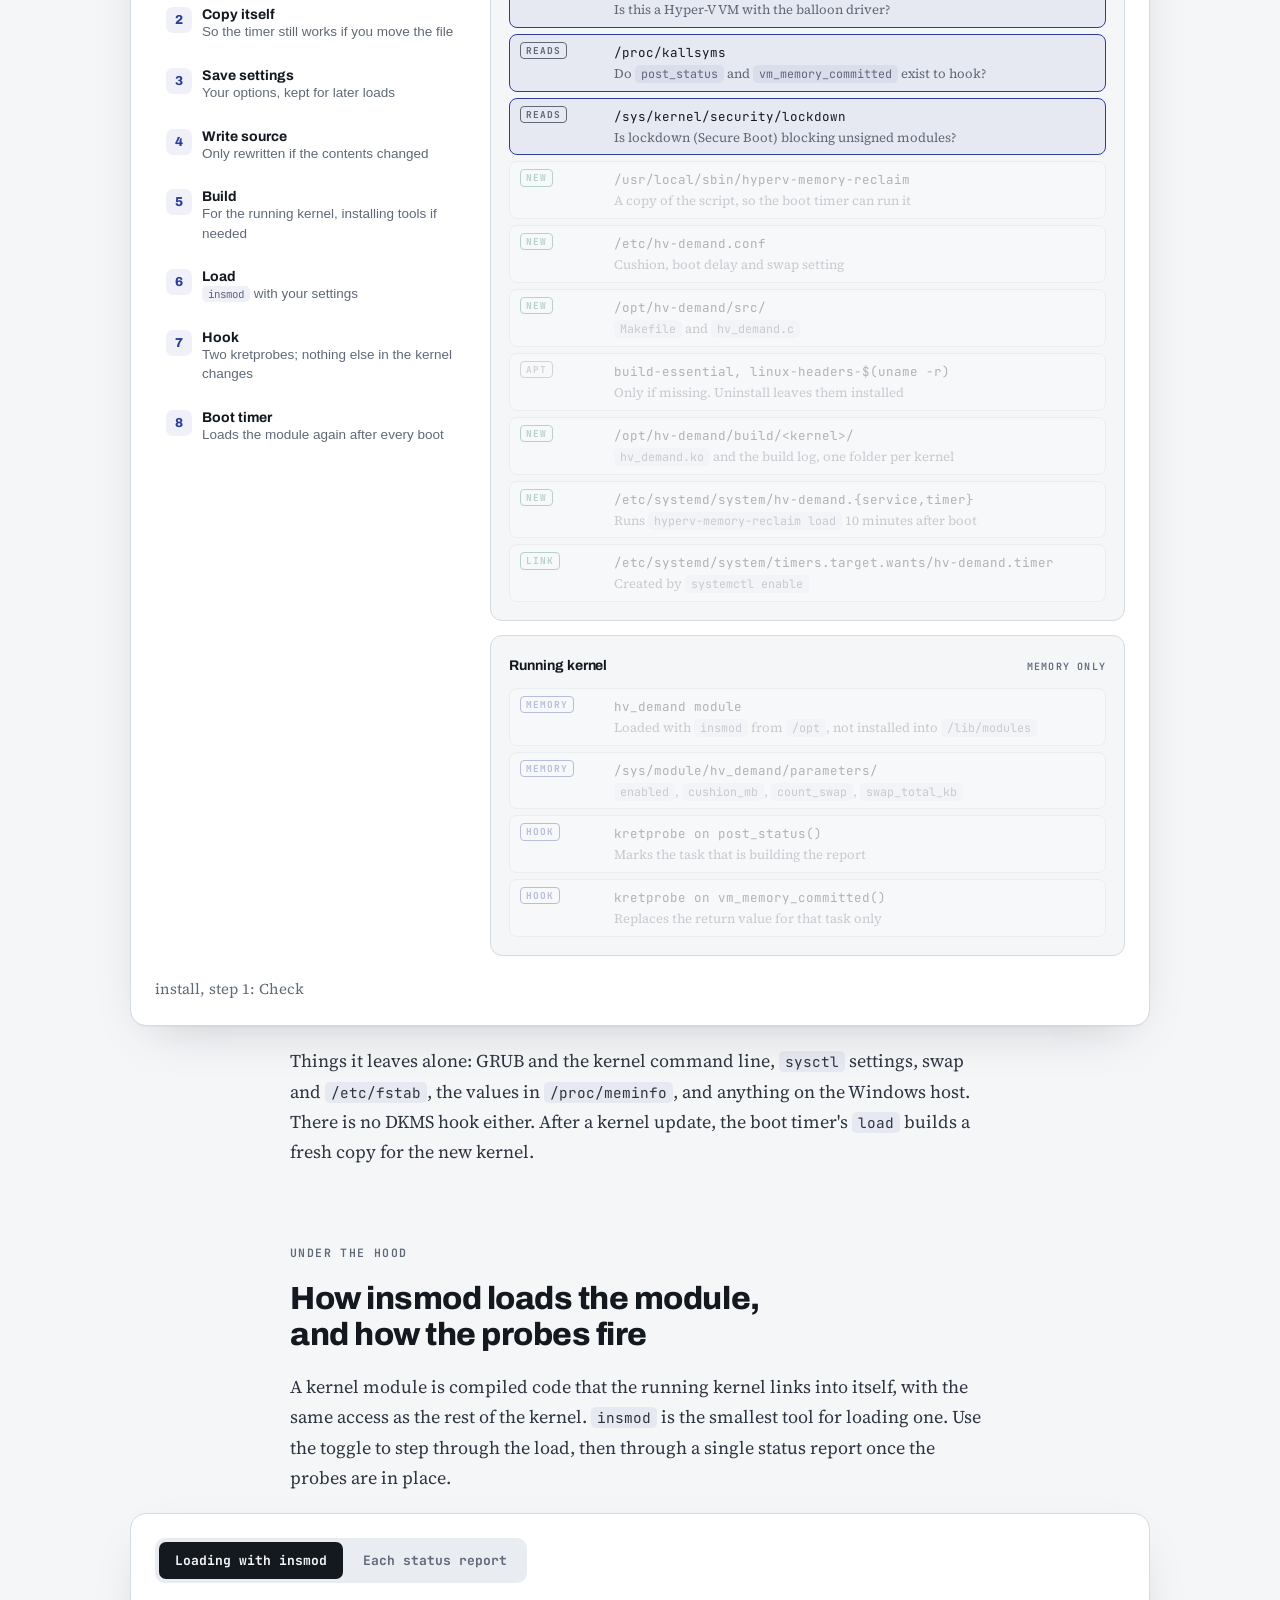
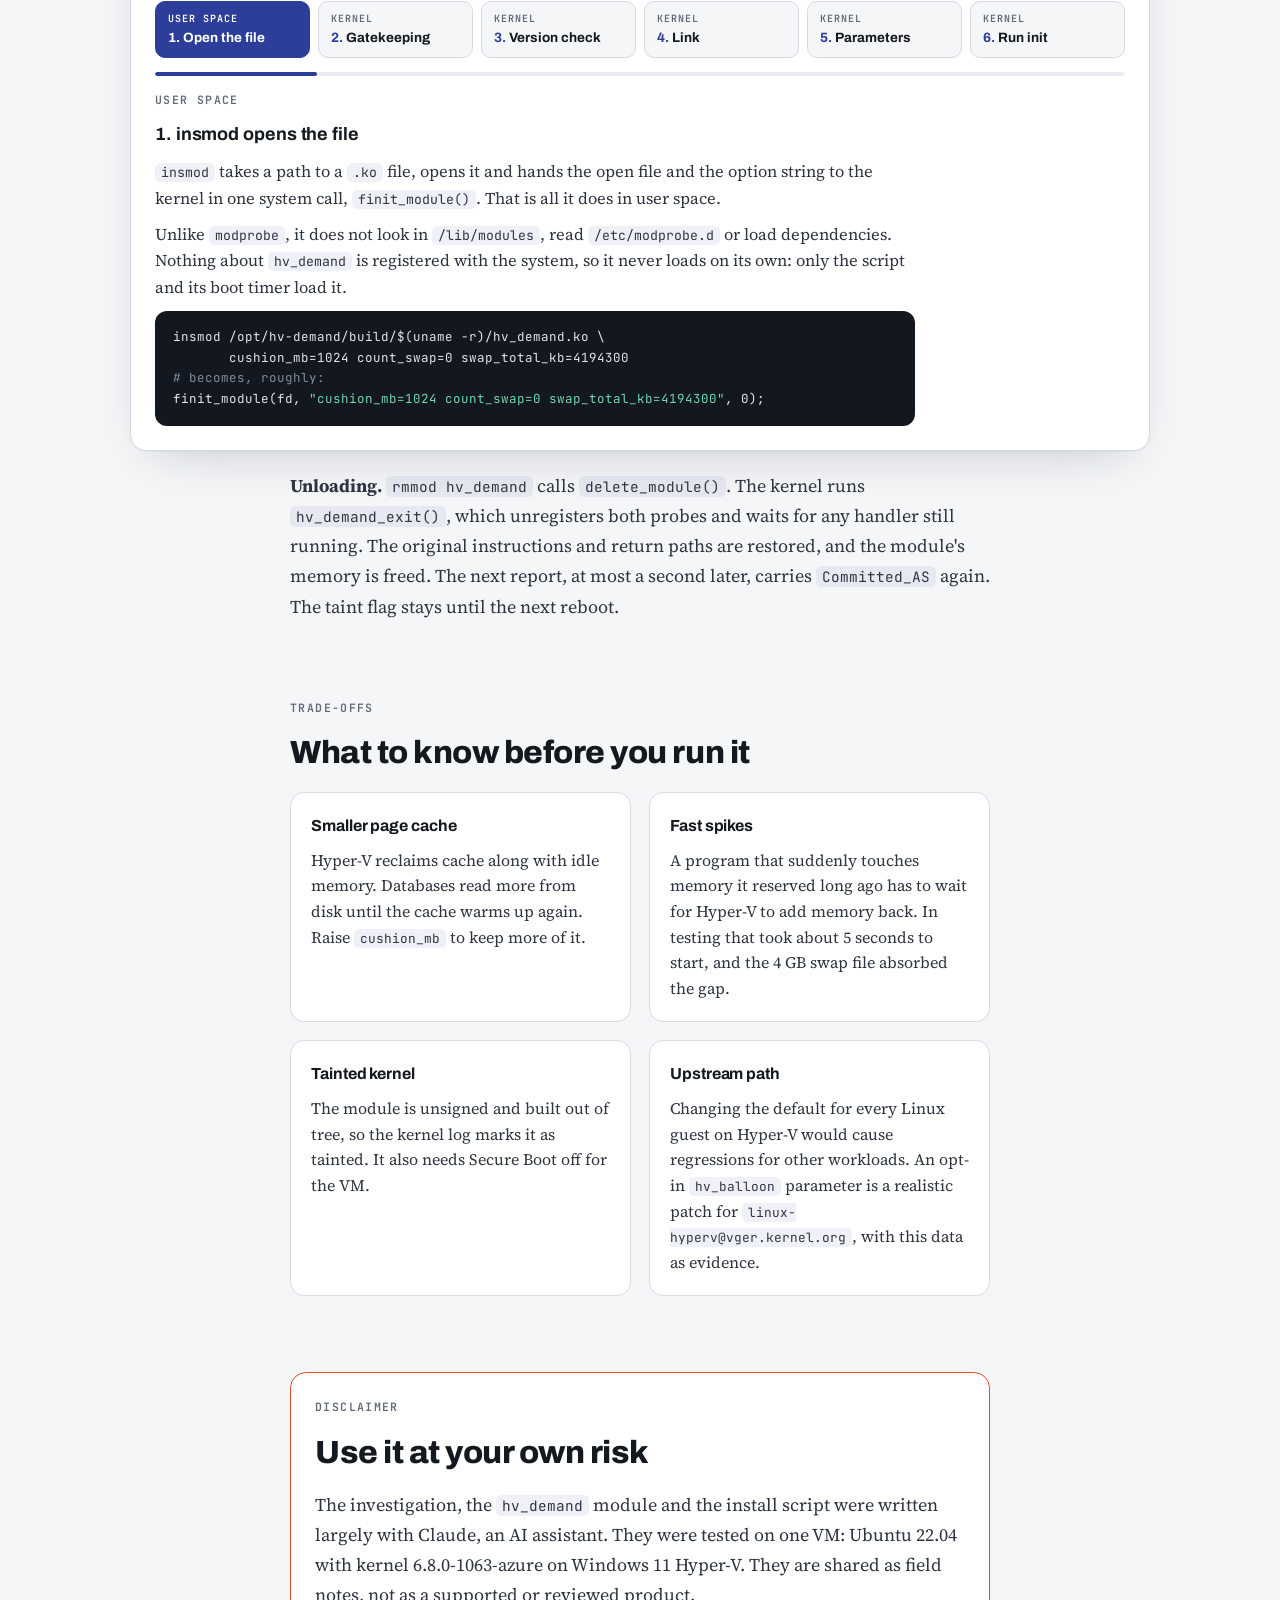
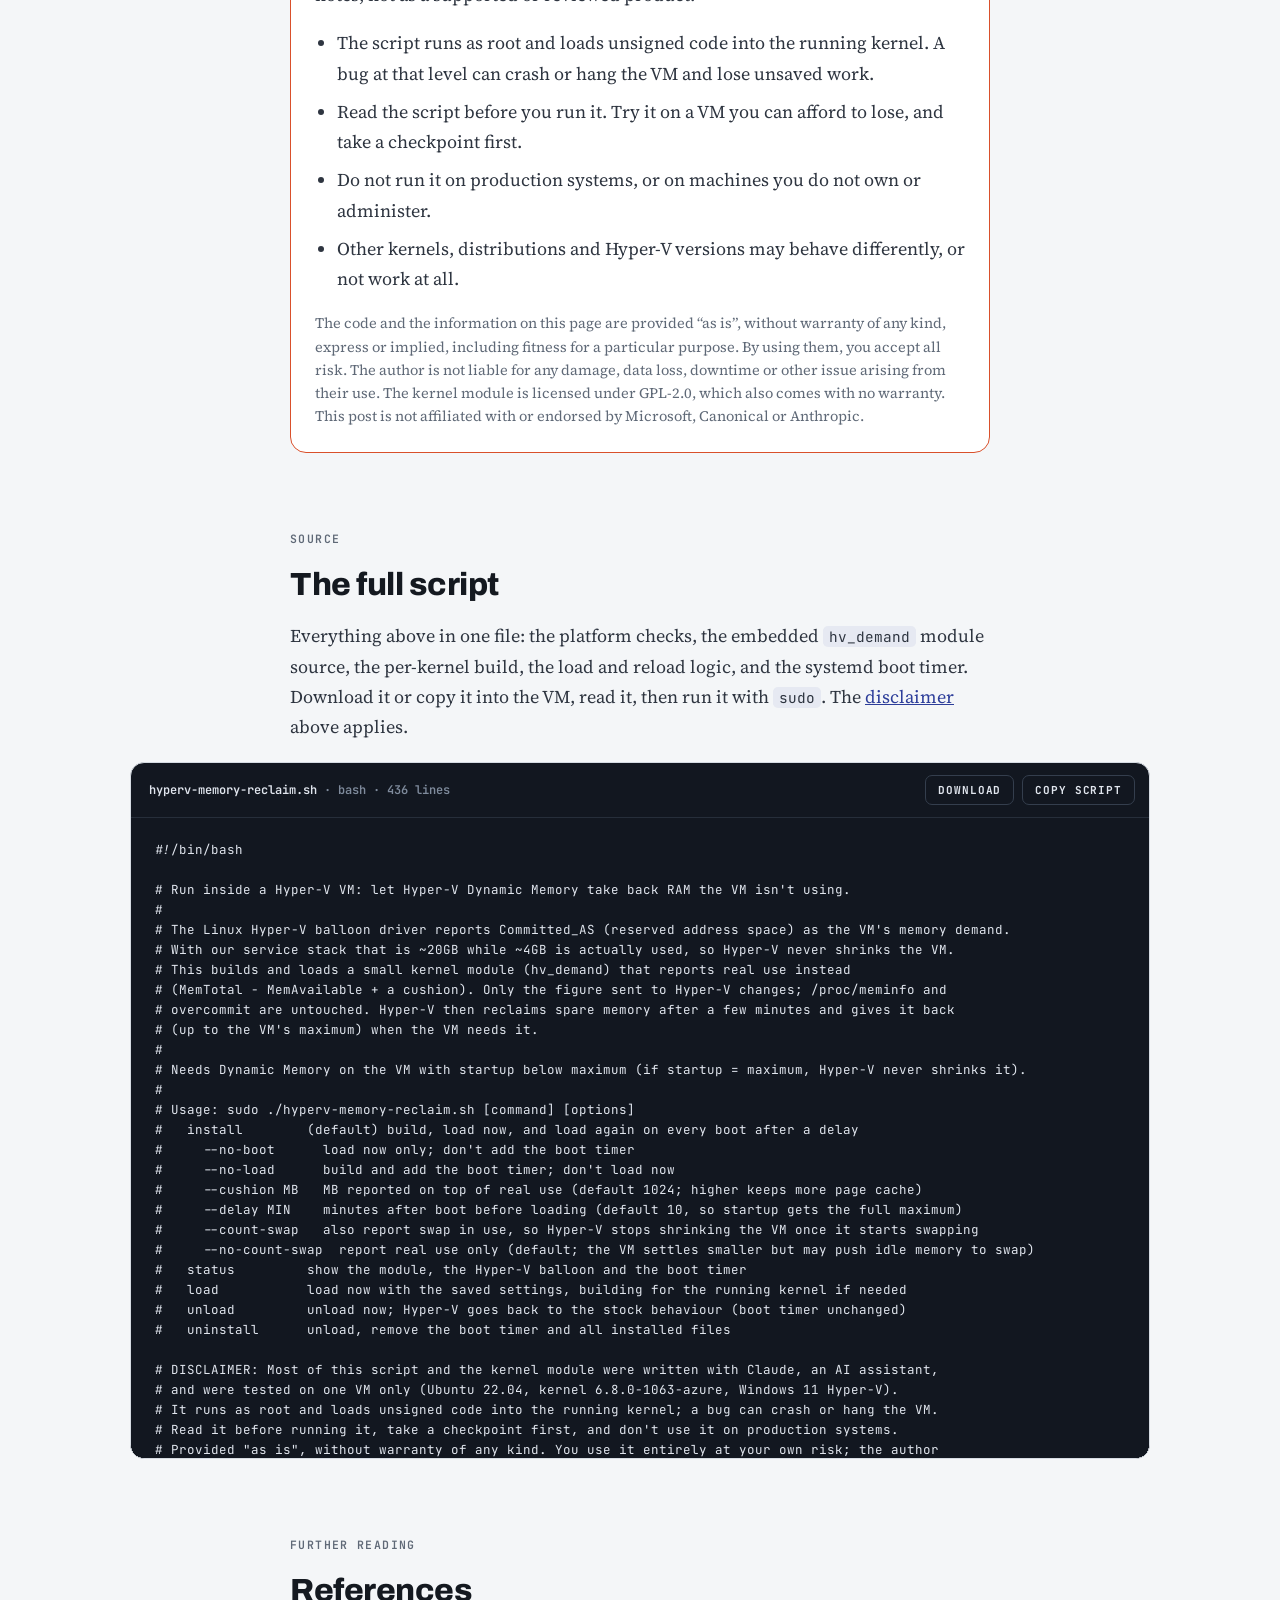
<file: blog/hyper-v-memory-reclaim/index.html>
<!doctype html>
<html lang="en">
<head>
<meta charset="utf-8">
<meta name="viewport" content="width=device-width, initial-scale=1, viewport-fit=cover">
<title>Stuck at max: why Hyper-V Dynamic Memory won't let go of Linux RAM · Daniel Phingston</title>
<meta name="description" content="Why does a Linux VM's RAM stay at the maximum with Hyper-V Dynamic Memory? The Linux balloon driver reports Committed_AS as demand. A small kretprobe module reports real use instead, and the VM settles near 6.8 GB.">
<link rel="canonical" href="https://danielphingston.github.io/blog/hyper-v-memory-reclaim/">
<meta name="author" content="Daniel Phingston">
<meta name="robots" content="index, follow, max-image-preview:large">
<meta property="og:type" content="article">
<meta property="og:title" content="Stuck at max: why Hyper-V Dynamic Memory won't let go of Linux RAM">
<meta property="og:description" content="Why does a Linux VM's RAM stay at the maximum with Hyper-V Dynamic Memory? The Linux balloon driver reports Committed_AS as demand. A small kretprobe module reports real use instead, and the VM settles near 6.8 GB.">
<meta property="og:url" content="https://danielphingston.github.io/blog/hyper-v-memory-reclaim/">
<meta property="og:image" content="https://danielphingston.github.io/assets/og.png">
<meta property="article:published_time" content="2026-11-06">
<meta name="twitter:card" content="summary_large_image">
<link rel="alternate" type="application/atom+xml" title="Daniel Phingston · Blog" href="https://danielphingston.github.io/blog/feed.xml">
<link rel="icon" href="/assets/favicon.svg" type="image/svg+xml">
<link rel="preconnect" href="https://fonts.googleapis.com">
<link rel="preconnect" href="https://fonts.gstatic.com" crossorigin>
<link rel="stylesheet" href="https://fonts.googleapis.com/css2?family=Archivo:wght@600;700;800;900&family=Source+Serif+4:opsz,wght@8..60,400;8..60,600&family=JetBrains+Mono:wght@400;600;700&family=Press+Start+2P&display=swap">
<link rel="stylesheet" href="post.css">
<script type="application/ld+json">
{
  "@context": "https://schema.org",
  "@type": "BlogPosting",
  "headline": "Stuck at max: why Hyper-V Dynamic Memory won't let go of Linux RAM",
  "description": "Why does a Linux VM's RAM stay at the maximum with Hyper-V Dynamic Memory? The Linux balloon driver reports Committed_AS as demand. A small kretprobe module reports real use instead, and the VM settles near 6.8 GB.",
  "datePublished": "2026-11-06",
  "dateModified": "2026-11-07",
  "author": { "@type": "Person", "name": "Daniel Phingston", "url": "https://danielphingston.github.io/" },
  "mainEntityOfPage": "https://danielphingston.github.io/blog/hyper-v-memory-reclaim/",
  "image": "https://danielphingston.github.io/assets/og.png",
  "keywords": ["Hyper-V", "Dynamic Memory", "Linux kernel", "hv_balloon", "kretprobe", "Ubuntu"]
}
</script>
<script src="post.js" defer></script>
</head>
<body>

<header class="wide masthead">
  <a class="mark" href="/">Daniel Phingston</a>
  <nav aria-label="Site">
    <a href="/blog/">Blog</a>
    <a href="/?view=simple">Resume</a>
    <a href="https://github.com/danielphingston">GitHub</a>
  </nav>
</header>

<main>
<div class="wide hero">
  <span class="label">Hyper-V &middot; Linux kernel &middot; Dynamic Memory</span>
  <h1>Stuck at max: why <span class="nowrap">Hyper-V</span> Dynamic Memory won't let go of Linux RAM</h1>
  <p class="sub">My Linux VM asked Hyper-V for 20.9 GB. It was using 4.</p>
  <p class="dek">Hyper-V Dynamic Memory was switched on for our Ubuntu dev VM, and it still held all 12 GB around the clock. The cause is a single figure the Linux balloon driver sends to the host once a second. A small kernel module changes that figure, and the VM now settles near 6.8 GB with room to grow back to 12 GB when it needs to.</p>
  <div class="byline">
    <span><b><a href="/">Daniel Phingston</a></b></span>
    <span><time datetime="2026-11-06">6 November 2026</time></span>
    <span>Ubuntu 22.04 &middot; kernel 6.8.0-1063-azure &middot; Windows 11 Hyper-V</span>
  </div>
  <p class="notice"><b>Heads up:</b> most of the code here was written with Claude, an AI assistant, and tested on one VM. It runs as root and loads code into the kernel. Read the <a href="#disclaimer">disclaimer</a> before you run anything.</p>

  <div class="figure" aria-label="Animated view of host memory as the VM releases RAM">
    <div class="fig-head">
      <h3>Laptop RAM, 31.5 GB</h3>
      <span class="label" id="heroState">Before: VM holds 12.0 GB</span>
    </div>
    <div class="ram">
      <div class="seg win" id="segWin" style="width:48.6%">Windows and apps</div>
      <div class="seg vm" id="segVm" style="width:38.1%">Linux VM</div>
      <div class="seg free" id="segFree">free</div>
    </div>
    <div class="legend">
      <div><span class="k"><span class="swatch" style="background:var(--host)"></span>Windows and apps</span><span class="v num">15.3 GB</span></div>
      <div><span class="k"><span class="swatch" style="background:var(--assigned)"></span>Assigned to the VM</span><span class="v vmc num" id="vmVal">12.0 GB</span></div>
      <div><span class="k"><span class="swatch" style="background:var(--ok)"></span>Free for Windows</span><span class="v freec num" id="freeVal">4.2 GB</span></div>
    </div>
  </div>
</div>

<article>

<section>
  <div class="col">
    <span class="label">The symptom</span>
    <h2>A 12 GB VM using about 4 GB</h2>
    <p>The laptop has 31.5 GB of RAM, and Task Manager sat at 86% in use. Inside the VM, <code>htop</code> showed 4.16 GB used out of 11.7 GB, with most of the rest held as page cache. Hyper-V had all 12 GB assigned, marked the VM's memory status as <b>Warning</b>, and reported a demand of <span class="hot">20.9 GB</span>.</p>
    <p>That demand figure was the clue. The VM was using about 4 GB, and Hyper-V believed it needed 20.9 GB, well above its 12 GB maximum.</p>
  </div>
</section>

<section>
  <div class="col">
    <span class="label">Root cause</span>
    <h2>The guest reports reserved memory as demand</h2>
    <p>Hyper-V sizes a Dynamic Memory VM from a status report the guest sends every second. Windows guests fill that report with their commit charge, which tracks memory in use closely. The Linux driver, <code>hv_balloon</code>, was written in 2012 to speak the same protocol, and it fills the committed field from <code>Committed_AS</code>.</p>
    <p><code>Committed_AS</code> counts address space that processes have reserved. Databases, Go services, the JVM, Node and Docker all reserve far more than they touch. On this VM, ClickHouse alone accounted for about 6.4 GB of the reservation.</p>
  </div>
  <div class="col bars" role="img" aria-label="Reserved memory 20.1 GB, used memory about 4.0 GB, page cache 7.2 GB, against a 12 GB maximum">
    <div class="bar-row">
      <div class="name">Committed_AS<small>reserved by processes</small></div>
      <div class="track"><div class="fill shimmer" style="width:96%;background:var(--demand)"></div><div class="maxline" style="left:57.4%"><span>12 GB max</span></div></div>
      <div class="val num">20.1 GB</div>
    </div>
    <div class="bar-row">
      <div class="name">Page cache<small>reclaimable on demand</small></div>
      <div class="track"><div class="fill" style="width:34.4%;background:var(--assigned-2)"></div><div class="maxline" style="left:57.4%"></div></div>
      <div class="val num">7.2 GB</div>
    </div>
    <div class="bar-row">
      <div class="name">Used<small>what the VM needs</small></div>
      <div class="track"><div class="fill" style="width:19.1%;background:var(--ok)"></div><div class="maxline" style="left:57.4%"></div></div>
      <div class="val num">4.0 GB</div>
    </div>
  </div>
  <div class="col">
    <pre><code><span class="c-com">/* drivers/hv/hv_balloon.c: the figure sent to Hyper-V as "committed" */</span>
<span class="c-kw">static unsigned long</span> get_pages_committed(<span class="c-kw">struct</span> hv_dynmem_device *dm)
{
	<span class="c-kw">return</span> <span class="c-hl">vm_memory_committed()</span> +          <span class="c-com">/* Committed_AS: 20.1 GB here */</span>
		dm-&gt;num_pages_ballooned +
		(dm-&gt;num_pages_added &gt; dm-&gt;num_pages_onlined ?
		 dm-&gt;num_pages_added - dm-&gt;num_pages_onlined : 0) +
		compute_balloon_floor();            <span class="c-com">/* about 0.8 GB at 12 GB */</span>
}</code></pre>
    <p class="codecap">Mainline Linux still uses this formula. Upgrading Ubuntu or the kernel leaves the behaviour unchanged.</p>
    <p>With demand permanently above the 12 GB maximum, Hyper-V never sees spare memory in the VM, so it never asks the balloon driver to give any back.</p>
  </div>
</section>

<section>
  <div class="col">
    <span class="label">Dead ends</span>
    <h2>Every host-side setting we tried</h2>
    <p>The VM had to stay up throughout, so each attempt was made against the running machine.</p>
  </div>
  <div class="col tablewrap">
    <table>
      <thead><tr><th>Attempt</th><th>Result</th></tr></thead>
      <tbody>
        <tr><td>Lower the maximum to 8 GB</td><td><span class="x">Refused</span>The maximum cannot go below the 12 GB startup value.</td></tr>
        <tr><td>Lower startup memory to 8 GB</td><td><span class="x">Refused</span>Startup memory is fixed while the VM runs with Dynamic Memory.</td></tr>
        <tr><td>Lower the maximum after a reboot with 4 GB startup</td><td><span class="x">Refused</span>While the VM runs, Hyper-V only allows the maximum to increase.</td></tr>
        <tr><td>Free page reporting (cold discard hints)</td><td><span class="x">Absent</span>The kernel supports it. Windows 11 client Hyper-V does not offer the capability to this VM.</td></tr>
        <tr><td>Drop the page cache in the guest</td><td><span class="x">No effect</span>Page cache was never part of the reported demand.</td></tr>
        <tr><td>Leave the memory settings out of the Vagrant config</td><td><span class="x">Worse</span>Vagrant passes 0 and switches the VM to static 4 GB.</td></tr>
      </tbody>
    </table>
  </div>
</section>

<section>
  <div class="col">
    <span class="label">The fix</span>
    <h2>Swap one term in the status report</h2>
    <p><code>hv_demand</code> is a kernel module of about 100 lines. It leaves <code>hv_balloon</code> in place and uses kretprobes to change the value of a single function call, at the moment the driver builds its report. Use the toggle to compare the two reports.</p>
  </div>

  <div class="wide flow" id="flow" data-mode="stock">
    <div class="toggle" role="group" aria-label="Choose the driver behaviour">
      <button type="button" id="modeStock" aria-pressed="true">Stock driver</button>
      <button type="button" id="modeModule" aria-pressed="false">With hv_demand</button>
    </div>
    <div class="flow-grid">
      <div class="box">
        <h3>Ubuntu guest <span class="label">once per second</span></h3>
        <div class="call"><span>post_status()</span><span class="ret">builds report</span></div>
        <div class="call"><span>get_pages_committed()</span><span class="ret">sums terms</span></div>
        <div class="call" id="callVmc"><span>vm_memory_committed()</span><span class="ret num" id="vmcRet">20.1 GB</span></div>
        <div class="call probe" id="probeRow" hidden><span>hv_demand kretprobe</span><span class="num">3.9 used + 1.0 cushion</span></div>
      </div>
      <div class="wire" aria-hidden="true">
        <span class="packet num" id="packet">20.9 GB</span>
        <span class="cap">DM_STATUS_REPORT</span>
      </div>
      <div class="box">
        <h3>Hyper-V host <span class="pill warn" id="statusPill">Warning</span></h3>
        <div class="kv"><span>Demand</span><b id="hostDemand">20.9 GB</b></div>
        <div class="kv"><span>Assigned</span><b id="hostAssigned">12.0 GB</b></div>
        <div class="meter" aria-hidden="true"><i id="hostMeter" style="width:100%"></i></div>
        <div class="kv"><span class="muted">min 4 GB</span><span class="muted">max 12 GB</span></div>
      </div>
    </div>
    <p class="flow-note" id="flowNote">Stock driver: demand sits above the maximum, so Hyper-V keeps the VM at 12 GB.</p>
  </div>

  <div class="col">
    <ol class="steps">
      <li><div>A kretprobe on <code>post_status()</code> records which task is building the report, and clears the record when the function returns.</div></li>
      <li><div>A kretprobe on <code>vm_memory_committed()</code> checks the calling task. For calls from <code>post_status()</code>, it replaces the return value with <code>MemTotal &minus; MemAvailable + cushion_mb</code>.</div></li>
      <li><div>The driver adds ballooned pages and its floor as usual, then sends the report. Hyper-V sees about 5.8 GB of demand and starts to reclaim.</div></li>
    </ol>
    <pre><code><span class="c-kw">static int</span> vmc_return(<span class="c-kw">struct</span> kretprobe_instance *ri, <span class="c-kw">struct</span> pt_regs *regs)
{
	<span class="c-kw">long</span> total, avail, used;

	<span class="c-kw">if</span> (!READ_ONCE(enabled) || READ_ONCE(ps_task) != current)
		<span class="c-kw">return</span> 0;                      <span class="c-com">/* every other caller keeps Committed_AS */</span>

	total = (<span class="c-kw">long</span>)totalram_pages();
	avail = si_mem_available();
	used = total - avail;
	<span class="c-kw">if</span> (used &lt; 0)
		used = 0;
	used += (<span class="c-kw">long</span>)READ_ONCE(cushion_mb) &lt;&lt; (20 - PAGE_SHIFT);

	<span class="c-ok">regs_set_return_value(regs, (unsigned long)used);</span>
	<span class="c-kw">return</span> 0;
}</code></pre>
    <p class="codecap"><code>/proc/meminfo</code> and the kernel's overcommit checks still read the real <code>Committed_AS</code>. Running <code>rmmod hv_demand</code> restores the stock report immediately.</p>
  </div>
</section>

<section>
  <div class="col">
    <span class="label">Results</span>
    <h2>12 GB down to 6.8 GB in about five minutes</h2>
    <p>The module was loaded on the running VM after a Standard checkpoint. Hyper-V picked up the new demand within a second, waited a few minutes, then inflated the balloon in two steps. Assigned memory has tracked demand plus the 20% buffer since then.</p>
  </div>
  <div class="wide stats">
    <div class="stat"><span class="big">12.0 &rarr; <em>6.8</em></span><span class="k">GB assigned to the VM</span></div>
    <div class="stat"><span class="big">~5.2 GB</span><span class="k">returned to Windows</span></div>
    <div class="stat"><span class="big">19.4 &rarr; <em>5.5</em></span><span class="k">GB demand seen by Hyper-V</span></div>
    <div class="stat"><span class="big">~5 min</span><span class="k">from loading the module to the first reclaim</span></div>
  </div>
  <div class="wide chart">
    <div class="chart-head">
      <div class="chart-legend">
        <span><i style="background:var(--assigned)"></i>Assigned</span>
        <span><i style="background:var(--demand)"></i>Demand</span>
        <span><i style="background:var(--muted);height:1px"></i>Min and max</span>
      </div>
      <button type="button" class="replay" id="replay">Replay</button>
    </div>
    <div class="chart-scroll"><svg id="chartSvg" viewBox="0 0 760 330" role="img" aria-label="Line chart: demand drops from 19.4 GB to about 5.7 GB when the module loads near 12:38; assigned memory holds at 12 GB until 12:42:04, drops to 7.83 GB at 12:42:34 and settles between 6.6 and 6.9 GB."></svg></div>
    <p class="codecap">Samples from <code>Get-VM</code> on the host. Samples before 12:41:34 come from a 10-second poll whose exact start time was not logged, so their times are approximate.</p>
  </div>
  <div class="col">
    <p>The VM stayed healthy throughout. Used memory held at about 3.6 GB, page cache shrank from 4.5 GB to 2.7 GB, 2.8 GB stayed available to programs, and the kernel log showed no out-of-memory kills.</p>
  </div>
</section>

<section>
  <div class="col">
    <span class="label">Growth test</span>
    <h2>Hyper-V gives the memory back when the VM needs it</h2>
    <p>Shrinking is half the job. To check the other direction, a test process in the guest took 4 GB in 256 MB steps, held it for a minute, then let go. It was marked as the first process the kernel would kill under pressure, and it would stop growing if available memory stayed below 1 GB for 30 seconds. It never needed to.</p>
  </div>
  <div class="wide stats">
    <div class="stat"><span class="big">~5 s</span><span class="k">until Hyper-V started adding memory</span></div>
    <div class="stat"><span class="big">6.4 &rarr; <em>11.7</em></span><span class="k">GB assigned while the test held 4 GB</span></div>
    <div class="stat"><span class="big">1.0 GB</span><span class="k">lowest available memory in the guest</span></div>
    <div class="stat"><span class="big">0</span><span class="k">out-of-memory kills or service restarts</span></div>
  </div>
  <div class="wide chart">
    <div class="chart-head">
      <div class="chart-legend">
        <span><i style="background:var(--assigned)"></i>Assigned</span>
        <span><i style="background:var(--demand)"></i>Demand</span>
        <span><i style="background:var(--muted);height:1px"></i>Min and max</span>
      </div>
      <button type="button" class="replay" id="replay2">Replay</button>
    </div>
    <div class="chart-scroll"><svg id="growthSvg" viewBox="0 0 760 330" role="img" aria-label="Line chart: as the test takes 4 GB, demand climbs from 4.9 GB to 9.6 GB and assigned memory follows in steps from 6.44 GB to 11.74 GB within about 40 seconds; when the test releases, demand falls to about 4.6 GB while assigned stays at 11.74 GB for two minutes; after an unsampled gap, assigned is back down to 8.15 GB at 13:44:59 with demand at 6.9 GB once swap counting is on."></svg></div>
    <p class="codecap">Host samples every 5 seconds from <code>Get-VM</code>. Demand ran ahead of assigned memory for about 10 seconds, while the test was taking 256 MB a second, and Hyper-V briefly showed the status as Warning. About 370 MB went to swap during that peak. Nothing was sampled between 13:42:49 and 13:44:59. From about 13:44:55, demand includes swap in use (see the swap section below). A later check at 14:15:52 read 8.46 GB assigned and 6.94 GB demand.</p>
  </div>
  <div class="col">
    <p>After the test let go, Hyper-V held the 11.7 GB for at least two minutes, then shrank the VM again. By 13:44:59 it was down to 8.15 GB, and half an hour later it was still steady at 8.46 GB. The VM grows when it needs memory and gives it back afterwards, with no restart and no manual step.</p>
  </div>
</section>

<section>
  <div class="col">
    <span class="label">A side effect</span>
    <h2>The swap feedback loop</h2>
    <p>Before the growth test, the guest already had 2.2 GB in swap. An hour later it was down to 5.5 GB of RAM with 2.6 GB in swap, spread across idle services: a Node build server, LocalStack, ClickHouse, DynamoDB Local and the VS Code server. The first version of the module caused this.</p>
  </div>
  <div class="wide loop">
    <div><b>Hyper-V squeezes</b><span>The balloon inflates toward demand plus the 20% buffer, and the guest has to free memory to make room.</span></div>
    <div><b>Linux swaps idle memory</b><span>Once the page cache is thin, the kernel moves idle process memory out to swap.</span></div>
    <div><b>Reported use drops</b><span>Swapped pages no longer count in <code>MemTotal &minus; MemAvailable</code>, so demand falls and Hyper-V squeezes again.</span></div>
  </div>
  <div class="col">
    <p>The fix is an option, <code>count_swap</code>, that adds swap in use to the reported figure. Memory pushed out to swap still counts as demand, so Hyper-V stops shrinking the VM once it starts swapping. Modules cannot read <code>total_swap_pages</code>, so the install script passes <code>SwapTotal</code> from <code>/proc/meminfo</code> when it loads the module, and the module reads free swap from the exported <code>nr_swap_pages</code>.</p>
    <pre><code>	<span class="c-kw">if</span> (READ_ONCE(count_swap)) {
		<span class="c-kw">long</span> swap_used = (<span class="c-kw">long</span>)(READ_ONCE(swap_total_kb) &gt;&gt; (PAGE_SHIFT - 10)) -
				 atomic_long_read(&amp;nr_swap_pages);
		<span class="c-kw">if</span> (swap_used &gt; 0)
			<span class="c-ok">used += swap_used;</span>
	}</code></pre>
    <p>Turning it on raised the demand Hyper-V saw from about 4.7 GB to 6.9 GB within seconds, matching the swap in use. The VM now settles near 8.2 GB, and the swapped memory returns to RAM as the services touch it again.</p>
  </div>
  <div class="col compare">
    <div><b>Default: real use only</b><span>Smallest footprint, around 6.8 GB on this VM. Idle service memory can drift out to swap over time.</span></div>
    <div><b>With <code>--count-swap</code></b><span>Settles about 1.5 GB larger. Hyper-V stops squeezing once the guest starts swapping.</span></div>
  </div>
</section>

<section>
  <div class="col">
    <span class="label">Startup</span>
    <h2>Startup still gets the full 12 GB</h2>
    <p>Our services need the full 12 GB while they start, so the module loads late. The VM boots with 4 GB of startup memory and a 12 GB maximum. Before the module loads, the stock driver reports the high <code>Committed_AS</code> figure, so Hyper-V hot-adds memory up to 12 GB within seconds. A systemd timer loads the module 10 minutes after boot, and the VM then shrinks to what it uses.</p>
  </div>
  <div class="col boot" aria-label="Boot timeline">
    <div class="boot-track"><span class="runner"></span></div>
    <div class="boot-steps">
      <div><b>Boot</b><span>4 GB startup memory</span></div>
      <div><b>First seconds</b><span>Hyper-V hot-adds memory up to 12 GB</span></div>
      <div><b>+10 min</b><span>The timer loads <code>hv_demand</code></span></div>
      <div><b>+15 min</b><span>The VM settles near 6.8 GB</span></div>
    </div>
  </div>
</section>

<section>
  <div class="col">
    <span class="label">Before you start</span>
    <h2>What the VM needs</h2>
    <p>The script checks each of these and stops with a message if one is missing.</p>
    <ul class="checks">
      <li><b>Dynamic Memory on, startup below maximum.</b> With startup equal to the maximum, Hyper-V has no room to shrink the VM.</li>
      <li><b>The <code>hv_balloon</code> driver loaded.</b> It ships with Ubuntu's <code>linux-azure</code> and generic kernels, and loads on its own in a Hyper-V VM.</li>
      <li><b>Secure Boot off for the VM.</b> The module is unsigned, and kernel lockdown blocks unsigned modules.</li>
      <li><b>A compiler and kernel headers.</b> The script installs <code>build-essential</code> and <code>linux-headers-$(uname -r)</code> with <code>apt-get</code> if they are missing, so it needs network access the first time.</li>
      <li><b>A checkpoint first.</b> Take a Standard checkpoint in Hyper-V Manager before loading a kernel module on a VM you care about.</li>
    </ul>
  </div>
</section>

<section>
  <div class="col">
    <span class="label">Using it</span>
    <h2>One script per VM</h2>
    <p><code>hyperv-memory-reclaim.sh</code> carries the module source. It checks the platform, installs the compiler and headers if they are missing, builds for the running kernel, loads the module and adds the boot timer. After a kernel update, the next boot rebuilds it automatically. Re-running it with new options applies them to the loaded module, and reloads the module if the build has changed.</p>
  </div>
  <div class="col cmds">
    <div class="cmd"><code>sudo ./hyperv-memory-reclaim.sh</code><button type="button" class="copy">Copy</button><span class="what">Build, load now and load again 10 minutes after every boot</span></div>
    <div class="cmd"><code>sudo hyperv-memory-reclaim install --count-swap</code><button type="button" class="copy">Copy</button><span class="what">Count swap in use as demand, so Hyper-V stops squeezing idle memory out to swap</span></div>
    <div class="cmd"><code>sudo hyperv-memory-reclaim install --delay 15 --cushion 2048</code><button type="button" class="copy">Copy</button><span class="what">Change the boot delay or the headroom kept for page cache</span></div>
    <div class="cmd"><code>sudo hyperv-memory-reclaim status</code><button type="button" class="copy">Copy</button><span class="what">Module state, boot timer and memory returned to Hyper-V</span></div>
    <div class="cmd"><code>sudo hyperv-memory-reclaim unload</code><button type="button" class="copy">Copy</button><span class="what">Return to the stock driver now; the boot timer stays</span></div>
    <div class="cmd"><code>sudo hyperv-memory-reclaim uninstall</code><button type="button" class="copy">Copy</button><span class="what">Remove the module, the timer and every installed file</span></div>
  </div>
  <div class="col">
    <p>On the host, keep the VM's startup memory below its maximum. With startup equal to the maximum, Hyper-V has no room to shrink the VM.</p>
  </div>
</section>

<section>
  <div class="col">
    <span class="label">Footprint</span>
    <h2>What the script changes on the VM</h2>
    <p>The script only adds files. It edits no existing file, and the <code>hv_balloon</code> driver on disk is never touched. The change to the kernel lives in memory: the probes disappear on <code>rmmod</code> or a reboot, and the boot timer adds them again 10 minutes later. Step through an install, or switch to uninstall to see what gets removed.</p>
  </div>

  <aside class="col eli5" aria-labelledby="eli5-h">
    <h3 id="eli5-h"><span class="label">Explain like I'm 5</span></h3>
    <p>The laptop's RAM is a toy box that a kid (the Linux VM) shares with a big sister (Windows). Every second, the kid tells Mum (Hyper-V) how many toys they need. The kid counts every toy they have <em>called dibs on</em>, not the ones they are playing with, so Mum never takes any back for the big sister.</p>
    <dl class="eli5-list">
      <div><dt>New notes in the kid's room</dt><dd>The script adds its own files, like sticky notes. It never scribbles in the kid's existing books.</dd></div>
      <div><dt>One new habit</dt><dd>When the kid tells Mum how many toys they need, they now count the toys they are playing with, plus a few spare. Everything else the kid says stays the same.</dd></div>
      <div><dt>An alarm clock</dt><dd>After every wake-up (boot), the kid keeps all the toys for the morning rush. Ten minutes later the alarm rings and the new habit starts again.</dd></div>
      <div><dt>Taking it away</dt><dd><code>uninstall</code> peels off the notes and throws away the alarm, and the kid goes back to the old habit at once. The tools it borrowed to make the notes stay on the shelf.</dd></div>
    </dl>
  </aside>

  <div class="wide fp" id="fp" data-mode="install">
    <div class="fp-bar">
      <div class="toggle" role="group" aria-label="Choose the command">
        <button type="button" id="fpInstall" aria-pressed="true">install</button>
        <button type="button" id="fpUninstall" aria-pressed="false">uninstall</button>
      </div>
      <button type="button" class="replay" id="fpPlay" hidden>Play</button>
    </div>
    <div class="fp-grid">
      <ol class="fp-steps" id="fpStepsInstall">
        <li><button type="button" data-step="1"><b>Check</b><span>Reads the platform; stops if anything is missing</span></button></li>
        <li><button type="button" data-step="2"><b>Copy itself</b><span>So the timer still works if you move the file</span></button></li>
        <li><button type="button" data-step="3"><b>Save settings</b><span>Your options, kept for later loads</span></button></li>
        <li><button type="button" data-step="4"><b>Write source</b><span>Only rewritten if the contents changed</span></button></li>
        <li><button type="button" data-step="5"><b>Build</b><span>For the running kernel, installing tools if needed</span></button></li>
        <li><button type="button" data-step="6"><b>Load</b><span><code>insmod</code> with your settings</span></button></li>
        <li><button type="button" data-step="7"><b>Hook</b><span>Two kretprobes; nothing else in the kernel changes</span></button></li>
        <li><button type="button" data-step="8"><b>Boot timer</b><span>Loads the module again after every boot</span></button></li>
      </ol>
      <ol class="fp-steps" id="fpStepsUninstall" hidden>
        <li><button type="button" data-step="1"><b>Unload</b><span><code>rmmod</code> removes the probes; the stock report is back at once</span></button></li>
        <li><button type="button" data-step="2"><b>Remove timer</b><span>Disables it and deletes the unit files</span></button></li>
        <li><button type="button" data-step="3"><b>Delete files</b><span>The script copy, the settings and everything in <code>/opt/hv-demand</code></span></button></li>
      </ol>
      <div class="fp-sys">
        <div class="box">
          <h3>Disk <span class="label">files</span></h3>
          <ul class="fp-list">
          <li class="fp-row" data-add="1" data-del="-" data-kind="read"><span class="fp-badge">reads</span><code>/sys/bus/vmbus/drivers/hv_balloon</code><span class="fp-what">Is this a Hyper-V VM with the balloon driver?</span></li>
          <li class="fp-row" data-add="1" data-del="-" data-kind="read"><span class="fp-badge">reads</span><code>/proc/kallsyms</code><span class="fp-what">Do <code>post_status</code> and <code>vm_memory_committed</code> exist to hook?</span></li>
          <li class="fp-row" data-add="1" data-del="-" data-kind="read"><span class="fp-badge">reads</span><code>/sys/kernel/security/lockdown</code><span class="fp-what">Is lockdown (Secure Boot) blocking unsigned modules?</span></li>
          <li class="fp-row" data-add="2" data-del="3" data-kind="new"><span class="fp-badge">new</span><code>/usr/local/sbin/hyperv-memory-reclaim</code><span class="fp-what">A copy of the script, so the boot timer can run it</span></li>
          <li class="fp-row" data-add="3" data-del="3" data-kind="new"><span class="fp-badge">new</span><code>/etc/hv-demand.conf</code><span class="fp-what">Cushion, boot delay and swap setting</span></li>
          <li class="fp-row" data-add="4" data-del="3" data-kind="new"><span class="fp-badge">new</span><code>/opt/hv-demand/src/</code><span class="fp-what"><code>Makefile</code> and <code>hv_demand.c</code></span></li>
          <li class="fp-row" data-add="5" data-del="keep" data-kind="pkg"><span class="fp-badge">apt</span><code>build-essential, linux-headers-$(uname -r)</code><span class="fp-what">Only if missing. Uninstall leaves them installed</span></li>
          <li class="fp-row" data-add="5" data-del="3" data-kind="new"><span class="fp-badge">new</span><code>/opt/hv-demand/build/&lt;kernel&gt;/</code><span class="fp-what"><code>hv_demand.ko</code> and the build log, one folder per kernel</span></li>
          <li class="fp-row" data-add="8" data-del="2" data-kind="new"><span class="fp-badge">new</span><code>/etc/systemd/system/hv-demand.{service,timer}</code><span class="fp-what">Runs <code>hyperv-memory-reclaim load</code> 10 minutes after boot</span></li>
          <li class="fp-row" data-add="8" data-del="2" data-kind="new"><span class="fp-badge">link</span><code>/etc/systemd/system/timers.target.wants/hv-demand.timer</code><span class="fp-what">Created by <code>systemctl enable</code></span></li>
          </ul>
        </div>
        <div class="box">
          <h3>Running kernel <span class="label">memory only</span></h3>
          <ul class="fp-list">
          <li class="fp-row" data-add="6" data-del="1" data-kind="mem"><span class="fp-badge">memory</span><code>hv_demand module</code><span class="fp-what">Loaded with <code>insmod</code> from <code>/opt</code>, not installed into <code>/lib/modules</code></span></li>
          <li class="fp-row" data-add="6" data-del="1" data-kind="mem"><span class="fp-badge">memory</span><code>/sys/module/hv_demand/parameters/</code><span class="fp-what"><code>enabled</code>, <code>cushion_mb</code>, <code>count_swap</code>, <code>swap_total_kb</code></span></li>
          <li class="fp-row" data-add="7" data-del="1" data-kind="hook"><span class="fp-badge">hook</span><code>kretprobe on post_status()</code><span class="fp-what">Marks the task that is building the report</span></li>
          <li class="fp-row" data-add="7" data-del="1" data-kind="hook"><span class="fp-badge">hook</span><code>kretprobe on vm_memory_committed()</code><span class="fp-what">Replaces the return value for that task only</span></li>
          </ul>
        </div>
      </div>
    </div>
    <p class="flow-note" id="fpNote">Install, step by step.</p>
  </div>

  <div class="col">
    <p>Things it leaves alone: GRUB and the kernel command line, <code>sysctl</code> settings, swap and <code>/etc/fstab</code>, the values in <code>/proc/meminfo</code>, and anything on the Windows host. There is no DKMS hook either. After a kernel update, the boot timer's <code>load</code> builds a fresh copy for the new kernel.</p>
  </div>
</section>

<section>
  <div class="col">
    <span class="label">Under the hood</span>
    <h2>How insmod loads the module, and how the probes fire</h2>
    <p>A kernel module is compiled code that the running kernel links into itself, with the same access as the rest of the kernel. <code>insmod</code> is the smallest tool for loading one. Use the toggle to step through the load, then through a single status report once the probes are in place.</p>
  </div>

  <div class="wide pipe" id="pipe" data-mode="load">
    <div class="fp-bar">
      <div class="toggle" role="group" aria-label="Choose what to step through">
        <button type="button" id="pipeLoad" aria-pressed="true">Loading with insmod</button>
        <button type="button" id="pipeReport" aria-pressed="false">Each status report</button>
      </div>
      <button type="button" class="replay" id="pipePlay" hidden>Play</button>
    </div>
    <div class="pipe-mode" id="pipeModeLoad">
      <ol class="pipe-chips">
        <li><button type="button" data-step="1"><span class="pipe-where">user space</span><b>Open the file</b></button></li>
        <li><button type="button" data-step="2"><span class="pipe-where">kernel</span><b>Gatekeeping</b></button></li>
        <li><button type="button" data-step="3"><span class="pipe-where">kernel</span><b>Version check</b></button></li>
        <li><button type="button" data-step="4"><span class="pipe-where">kernel</span><b>Link</b></button></li>
        <li><button type="button" data-step="5"><span class="pipe-where">kernel</span><b>Parameters</b></button></li>
        <li><button type="button" data-step="6"><span class="pipe-where">kernel</span><b>Run init</b></button></li>
      </ol>
      <div class="pipe-track" aria-hidden="true"><i></i></div>
      <div class="pipe-details" aria-live="polite">
        <div class="pipe-detail" data-step="1">
          <span class="label">user space</span>
          <h3>1. insmod opens the file</h3>
          <p><code>insmod</code> takes a path to a <code>.ko</code> file, opens it and hands the open file and the option string to the kernel in one system call, <code>finit_module()</code>. That is all it does in user space.</p><p>Unlike <code>modprobe</code>, it does not look in <code>/lib/modules</code>, read <code>/etc/modprobe.d</code> or load dependencies. Nothing about <code>hv_demand</code> is registered with the system, so it never loads on its own: only the script and its boot timer load it.</p>
          <pre><code>insmod /opt/hv-demand/build/$(uname -r)/hv_demand.ko \
       cushion_mb=1024 count_swap=0 swap_total_kb=4194300
<span class="c-com"># becomes, roughly:</span>
finit_module(fd, <span class="c-ok">"cushion_mb=1024 count_swap=0 swap_total_kb=4194300"</span>, 0);</code></pre>
        </div>
        <div class="pipe-detail" data-step="2">
          <span class="label">kernel</span>
          <h3>2. The kernel decides whether to allow it</h3>
          <p>The caller needs <code>CAP_SYS_MODULE</code>, which in practice means root, and <code>kernel.modules_disabled</code> must be 0. Then the kernel looks for a signature. With lockdown on, which Secure Boot usually switches on, an unsigned module is refused outright. That is why the script checks lockdown first and asks for Secure Boot to be off.</p><p>Without lockdown, the kernel accepts the module and marks itself <em>tainted</em>: <code>O</code> for out-of-tree and <code>E</code> for unsigned. The taint is a label for bug reports, and changes nothing about how the kernel runs.</p>
        </div>
        <div class="pipe-detail" data-step="3">
          <span class="label">kernel</span>
          <h3>3. The build must match the running kernel</h3>
          <p>Every <code>.ko</code> carries a <code>vermagic</code> string recording the exact kernel it was built against, along with symbol version checksums. If they do not match the running kernel, the load fails with <code>Invalid module format</code>.</p><p>So a module built for <code>6.8.0-1063-azure</code> will not load on the next kernel update. The script keeps one build folder per kernel version and builds a new one the first time it sees a new kernel.</p>
          <pre><code>$ modinfo -F vermagic hv_demand.ko
6.8.0-1063-azure SMP preempt mod_unload modversions</code></pre>
        </div>
        <div class="pipe-detail" data-step="4">
          <span class="label">kernel</span>
          <h3>4. The kernel links the code into itself</h3>
          <p>The kernel allocates memory for the module, copies in its code and data, and fills in every function and variable it calls from the rest of the kernel. A module can only use symbols the kernel <em>exports</em>.</p><p><code>register_kretprobe</code>, <code>si_mem_available</code> and <code>nr_swap_pages</code> are exported. <code>total_swap_pages</code> is not, which is why the script reads <code>SwapTotal</code> from <code>/proc/meminfo</code> and passes it in as a parameter.</p>
        </div>
        <div class="pipe-detail" data-step="5">
          <span class="label">kernel</span>
          <h3>5. Options become parameters in /sys</h3>
          <p>The kernel parses the option string into the module's variables, then creates a file for each one under <code>/sys/module/hv_demand/parameters/</code>. They were declared with mode <code>0644</code>, so root can change them while the module runs.</p><p>That is how re-running the script with new options applies them instantly, without unloading anything.</p>
          <pre><code>echo 2048 | sudo tee /sys/module/hv_demand/parameters/cushion_mb
echo 0    | sudo tee /sys/module/hv_demand/parameters/enabled   <span class="c-com"># back to the stock figure</span></code></pre>
        </div>
        <div class="pipe-detail" data-step="6">
          <span class="label">kernel</span>
          <h3>6. init registers the two probes</h3>
          <p>Finally the kernel calls the module's init function, <code>hv_demand_init()</code>. It registers a kretprobe on <code>vm_memory_committed()</code>, then one on <code>post_status()</code>, and writes a line to the kernel log. If either registration fails, init returns the error, the kernel throws the module away and <code>insmod</code> prints the error.</p><p>From the next status report on, Hyper-V sees the new figure.</p>
          <pre><code>$ sudo dmesg | grep hv_demand
hv_demand: reporting MemTotal-MemAvailable+1024MB to Hyper-V</code></pre>
        </div>
      </div>
    </div>
    <div class="pipe-mode" id="pipeModeReport" hidden>
      <ol class="pipe-chips">
        <li><button type="button" data-step="1"><span class="pipe-where">hv_balloon</span><b>post_status() starts</b></button></li>
        <li><button type="button" data-step="2"><span class="pipe-where">mm</span><b>Committed_AS is computed</b></button></li>
        <li><button type="button" data-step="3"><span class="pipe-where">hv_demand</span><b>Return value replaced</b></button></li>
        <li><button type="button" data-step="4"><span class="pipe-where">hv_balloon</span><b>Report sent</b></button></li>
        <li><button type="button" data-step="5"><span class="pipe-where">hv_demand</span><b>Marker cleared</b></button></li>
      </ol>
      <div class="pipe-track" aria-hidden="true"><i></i></div>
      <div class="pipe-details" aria-live="polite">
        <div class="pipe-detail" data-step="1">
          <span class="label">hv_balloon</span>
          <h3>1. post_status() starts, and the entry probe notes who called it</h3>
          <p>Once a second, <code>hv_balloon</code> calls <code>post_status()</code> to build its report. A kprobe sits on the function's first instruction: the kernel swapped it for a breakpoint, or uses the ftrace hook at the start of the function where there is one. When it fires, <code>ps_entry()</code> runs and records the current task in <code>ps_task</code>.</p><p>Because this is a <em>return</em> probe, the kernel also swaps the function's return address for one that leads to a small piece of kernel code called a trampoline.</p>
        </div>
        <div class="pipe-detail" data-step="2">
          <span class="label">mm</span>
          <h3>2. vm_memory_committed() runs untouched</h3>
          <p>Inside <code>get_pages_committed()</code>, the driver calls <code>vm_memory_committed()</code>, which returns <code>Committed_AS</code>: 20.1 GB on this VM. The function itself is never changed. Its return address has been swapped too, by the second kretprobe.</p>
        </div>
        <div class="pipe-detail" data-step="3">
          <span class="label">hv_demand</span>
          <h3>3. The return trampoline replaces the value</h3>
          <p>Instead of going straight back to its caller, the function returns into the trampoline, which calls <code>vmc_return()</code> with a copy of the CPU registers. The return value is in one of them (<code>rax</code> on x86).</p><p>If the task matches <code>ps_task</code>, the handler overwrites that register with real use plus the cushion, using <code>regs_set_return_value()</code>. Then the trampoline jumps back to the real caller, which sees the new value.</p>
        </div>
        <div class="pipe-detail" data-step="4">
          <span class="label">hv_balloon</span>
          <h3>4. The report goes to the host as usual</h3>
          <p><code>get_pages_committed()</code> adds the ballooned pages and the balloon floor as it always does, and <code>post_status()</code> sends <code>DM_STATUS_REPORT</code> to Hyper-V over VMBus. The driver has no idea anything changed.</p>
        </div>
        <div class="pipe-detail" data-step="5">
          <span class="label">hv_demand</span>
          <h3>5. The exit probe clears the marker</h3>
          <p>When <code>post_status()</code> returns, its own trampoline runs <code>ps_return()</code>, which clears <code>ps_task</code>. Any other call to <code>vm_memory_committed()</code> now gets the real figure.</p><p>That includes <code>/proc/meminfo</code>, which calls the same function. When you run <code>cat /proc/meminfo</code>, the calling task is <code>cat</code>, not the balloon worker, so <code>Committed_AS</code> reads true.</p>
        </div>
      </div>
    </div>
  </div>

  <div class="col">
    <p><b>Unloading.</b> <code>rmmod hv_demand</code> calls <code>delete_module()</code>. The kernel runs <code>hv_demand_exit()</code>, which unregisters both probes and waits for any handler still running. The original instructions and return paths are restored, and the module's memory is freed. The next report, at most a second later, carries <code>Committed_AS</code> again. The taint flag stays until the next reboot.</p>
  </div>
</section>

<section>
  <div class="col">
    <span class="label">Trade-offs</span>
    <h2>What to know before you run it</h2>
  </div>
  <div class="col caveats">
    <div class="cav"><h3>Smaller page cache</h3><p>Hyper-V reclaims cache along with idle memory. Databases read more from disk until the cache warms up again. Raise <code>cushion_mb</code> to keep more of it.</p></div>
    <div class="cav"><h3>Fast spikes</h3><p>A program that suddenly touches memory it reserved long ago has to wait for Hyper-V to add memory back. In testing that took about 5 seconds to start, and the 4 GB swap file absorbed the gap.</p></div>
    <div class="cav"><h3>Tainted kernel</h3><p>The module is unsigned and built out of tree, so the kernel log marks it as tainted. It also needs Secure Boot off for the VM.</p></div>
    <div class="cav"><h3>Upstream path</h3><p>Changing the default for every Linux guest on Hyper-V would cause regressions for other workloads. An opt-in <code>hv_balloon</code> parameter is a realistic patch for <code>linux-hyperv@vger.kernel.org</code>, with this data as evidence.</p></div>
  </div>
</section>

<section id="disclaimer">
  <div class="col disclaimer">
    <span class="label">Disclaimer</span>
    <h2>Use it at your own risk</h2>
    <p>The investigation, the <code>hv_demand</code> module and the install script were written largely with Claude, an AI assistant. They were tested on one VM: Ubuntu 22.04 with kernel 6.8.0-1063-azure on Windows 11 Hyper-V. They are shared as field notes, not as a supported or reviewed product.</p>
    <ul>
      <li>The script runs as root and loads unsigned code into the running kernel. A bug at that level can crash or hang the VM and lose unsaved work.</li>
      <li>Read the script before you run it. Try it on a VM you can afford to lose, and take a checkpoint first.</li>
      <li>Do not run it on production systems, or on machines you do not own or administer.</li>
      <li>Other kernels, distributions and Hyper-V versions may behave differently, or not work at all.</li>
    </ul>
    <p class="fine">The code and the information on this page are provided &ldquo;as is&rdquo;, without warranty of any kind, express or implied, including fitness for a particular purpose. By using them, you accept all risk. The author is not liable for any damage, data loss, downtime or other issue arising from their use. The kernel module is licensed under GPL-2.0, which also comes with no warranty. This post is not affiliated with or endorsed by Microsoft, Canonical or Anthropic.</p>
  </div>
</section>

<section>
  <div class="col">
    <span class="label">Source</span>
    <h2>The full script</h2>
    <p>Everything above in one file: the platform checks, the embedded <code>hv_demand</code> module source, the per-kernel build, the load and reload logic, and the systemd boot timer. Download it or copy it into the VM, read it, then run it with <code>sudo</code>. The <a href="#disclaimer">disclaimer</a> above applies.</p>
  </div>
  <div class="wide script">
    <div class="script-head"><span><b>hyperv-memory-reclaim.sh</b> &middot; bash &middot; <span id="scriptLines"></span> lines</span><span class="script-actions"><a class="copy" href="hyperv-memory-reclaim.sh" download>Download</a><button type="button" class="copy" id="copyScript">Copy script</button></span></div>
    <pre><code id="fullScript">#!/bin/bash

# Run inside a Hyper-V VM: let Hyper-V Dynamic Memory take back RAM the VM isn't using.
#
# The Linux Hyper-V balloon driver reports Committed_AS (reserved address space) as the VM's memory demand.
# With our service stack that is ~20GB while ~4GB is actually used, so Hyper-V never shrinks the VM.
# This builds and loads a small kernel module (hv_demand) that reports real use instead
# (MemTotal - MemAvailable + a cushion). Only the figure sent to Hyper-V changes; /proc/meminfo and
# overcommit are untouched. Hyper-V then reclaims spare memory after a few minutes and gives it back
# (up to the VM's maximum) when the VM needs it.
#
# Needs Dynamic Memory on the VM with startup below maximum (if startup = maximum, Hyper-V never shrinks it).
#
# Usage: sudo ./hyperv-memory-reclaim.sh [command] [options]
#   install        (default) build, load now, and load again on every boot after a delay
#     --no-boot      load now only; don't add the boot timer
#     --no-load      build and add the boot timer; don't load now
#     --cushion MB   MB reported on top of real use (default 1024; higher keeps more page cache)
#     --delay MIN    minutes after boot before loading (default 10, so startup gets the full maximum)
#     --count-swap   also report swap in use, so Hyper-V stops shrinking the VM once it starts swapping
#     --no-count-swap  report real use only (default; the VM settles smaller but may push idle memory to swap)
#   status         show the module, the Hyper-V balloon and the boot timer
#   load           load now with the saved settings, building for the running kernel if needed
#   unload         unload now; Hyper-V goes back to the stock behaviour (boot timer unchanged)
#   uninstall      unload, remove the boot timer and all installed files

# DISCLAIMER: Most of this script and the kernel module were written with Claude, an AI assistant,
# and were tested on one VM only (Ubuntu 22.04, kernel 6.8.0-1063-azure, Windows 11 Hyper-V).
# It runs as root and loads unsigned code into the running kernel; a bug can crash or hang the VM.
# Read it before running it, take a checkpoint first, and don't use it on production systems.
# Provided "as is", without warranty of any kind. You use it entirely at your own risk; the author
# accepts no liability for any damage, data loss, downtime or other issue arising from its use.

set -e

MODULE="hv_demand"
INSTALL_DIR="/opt/hv-demand"
SRC_DIR="${INSTALL_DIR}/src"
BUILD_ROOT="${INSTALL_DIR}/build"
CONF="/etc/hv-demand.conf"
SELF="/usr/local/sbin/hyperv-memory-reclaim"
UNIT="hv-demand"

RED='\033[0;31m'
YELLOW='\033[1;33m'
GREEN='\033[0;32m'
NC='\033[0m' # No Color

usage() {
    sed -n '3,25p' "$0" | sed 's/^# \{0,1\}//'
    exit 1
}

info() { echo -e "${GREEN}$*${NC}"; }
warn() { echo -e "${YELLOW}$*${NC}"; }
die()  { echo -e "${RED}$*${NC}" &gt;&amp;2; exit 1; }

# ---------------------------------------------------------------------------------------------------------
# Settings

CUSHION_MB=1024
BOOT_DELAY_MIN=10
COUNT_SWAP=0
[ -f "$CONF" ] &amp;&amp; source "$CONF"

save_conf() {
    cat &gt; "$CONF" &lt;&lt;EOF
# Written by hyperv-memory-reclaim. Re-run 'hyperv-memory-reclaim install [options]' to change.
CUSHION_MB=${CUSHION_MB}
BOOT_DELAY_MIN=${BOOT_DELAY_MIN}
COUNT_SWAP=${COUNT_SWAP}
EOF
}

swap_total_kb() {
    awk '/^SwapTotal:/ {print $2}' /proc/meminfo
}

# ---------------------------------------------------------------------------------------------------------
# Checks

require_root() {
    [ "$(id -u)" -eq 0 ] || die "Run as root (sudo $0 $*)"
}

check_platform() {
    [ -d /sys/bus/vmbus/drivers/hv_balloon ] \
        || die "No Hyper-V balloon driver (hv_balloon). This only works in a Hyper-V VM with Dynamic Memory."
    grep -qw post_status /proc/kallsyms &amp;&amp; grep -qw vm_memory_committed /proc/kallsyms \
        || die "This kernel's hv_balloon has no post_status()/vm_memory_committed(); the module can't hook it."
    grep -q '\[none\]' /sys/kernel/security/lockdown 2&gt;/dev/null || [ ! -f /sys/kernel/security/lockdown ] \
        || die "Kernel lockdown is on (usually Secure Boot), which blocks unsigned modules. Turn off Secure Boot for this VM."
    [ "$(cat /proc/sys/kernel/modules_disabled 2&gt;/dev/null)" != "1" ] \
        || die "Module loading is disabled (kernel.modules_disabled=1)."
}

is_loaded() {
    grep -q "^${MODULE} " /proc/modules
}

# ---------------------------------------------------------------------------------------------------------
# Build

# Only replaces a file whose contents changed, so an unchanged source doesn't trigger a rebuild
put_file() {
    if ! cmp -s "$1.new" "$1"; then mv -f "$1.new" "$1"; else rm -f "$1.new"; fi
}

write_source() {
    mkdir -p "$SRC_DIR"
    cat &gt; "${SRC_DIR}/Makefile.new" &lt;&lt;'EOF'
obj-m := hv_demand.o
EOF
    put_file "${SRC_DIR}/Makefile"
    cat &gt; "${SRC_DIR}/hv_demand.c.new" &lt;&lt;'EOF'
// SPDX-License-Identifier: GPL-2.0
/*
 * hv_demand - make the Hyper-V balloon driver report real memory use as demand.
 *
 * hv_balloon's post_status() tells the host how much memory the guest needs using
 * vm_memory_committed() (Committed_AS). On Linux that is reserved address space, which
 * for ClickHouse/Go/JVM/Node workloads is far above what is actually used, so Hyper-V
 * Dynamic Memory never takes memory back.
 *
 * This module swaps the Committed_AS term, only when called from post_status(), for
 * (MemTotal - MemAvailable + cushion_mb). The driver still adds ballooned pages,
 * not-yet-onlined hot-added pages and its balloon floor on top, as before.
 * Nothing else that reads Committed_AS (/proc/meminfo, overcommit) is affected.
 *
 * Runtime knobs (/sys/module/hv_demand/parameters/):
 *   enabled        1 = report real use, 0 = pass through the original value
 *   cushion_mb     extra MB added to the reported use (headroom for page cache)
 *   count_swap     1 = also report swap in use, so memory pushed out to swap still counts
 *                  as demand and Hyper-V stops squeezing once the guest starts swapping
 *   swap_total_kb  SwapTotal from /proc/meminfo (total_swap_pages isn't exported to modules)
 * rmmod restores the stock behaviour.
 */
#include &lt;linux/module.h&gt;
#include &lt;linux/kprobes.h&gt;
#include &lt;linux/mm.h&gt;
#include &lt;linux/sched.h&gt;
#include &lt;linux/swap.h&gt;
#include &lt;linux/atomic.h&gt;

static int enabled = 1;
module_param(enabled, int, 0644);
MODULE_PARM_DESC(enabled, "1 = report real memory use to Hyper-V, 0 = original Committed_AS");

static unsigned int cushion_mb = 1024;
module_param(cushion_mb, uint, 0644);
MODULE_PARM_DESC(cushion_mb, "MB added to the reported use (default 1024)");

static int count_swap;
module_param(count_swap, int, 0644);
MODULE_PARM_DESC(count_swap, "1 = also report swap in use as demand (needs swap_total_kb)");

static unsigned long swap_total_kb;
module_param(swap_total_kb, ulong, 0644);
MODULE_PARM_DESC(swap_total_kb, "SwapTotal in kB from /proc/meminfo, set by the install script");

/* Task currently inside post_status(), or NULL. */
static struct task_struct *ps_task;

static int ps_entry(struct kretprobe_instance *ri, struct pt_regs *regs)
{
	cmpxchg(&amp;ps_task, NULL, current);
	return 0;
}

static int ps_return(struct kretprobe_instance *ri, struct pt_regs *regs)
{
	cmpxchg(&amp;ps_task, current, NULL);
	return 0;
}

static int vmc_return(struct kretprobe_instance *ri, struct pt_regs *regs)
{
	long total, avail, used;

	if (!READ_ONCE(enabled) || READ_ONCE(ps_task) != current)
		return 0;

	total = (long)totalram_pages();
	avail = si_mem_available();
	used = total - avail;
	if (used &lt; 0)
		used = 0;
	used += (long)READ_ONCE(cushion_mb) &lt;&lt; (20 - PAGE_SHIFT);

	if (READ_ONCE(count_swap)) {
		long swap_used = (long)(READ_ONCE(swap_total_kb) &gt;&gt; (PAGE_SHIFT - 10)) -
				 atomic_long_read(&amp;nr_swap_pages);
		if (swap_used &gt; 0)
			used += swap_used;
	}

	regs_set_return_value(regs, (unsigned long)used);
	return 0;
}

static struct kretprobe ps_probe = {
	.kp.symbol_name = "post_status",
	.entry_handler  = ps_entry,
	.handler        = ps_return,
	.maxactive      = 8,
};

static struct kretprobe vmc_probe = {
	.kp.symbol_name = "vm_memory_committed",
	.handler        = vmc_return,
	.maxactive      = 64,
};

static int __init hv_demand_init(void)
{
	int ret;

	ret = register_kretprobe(&amp;vmc_probe);
	if (ret) {
		pr_err("hv_demand: probe on vm_memory_committed failed: %d\n", ret);
		return ret;
	}
	ret = register_kretprobe(&amp;ps_probe);
	if (ret) {
		pr_err("hv_demand: probe on post_status failed: %d\n", ret);
		unregister_kretprobe(&amp;vmc_probe);
		return ret;
	}
	pr_info("hv_demand: reporting MemTotal-MemAvailable+%uMB%s to Hyper-V\n", cushion_mb,
		count_swap ? "+swap used" : "");
	return 0;
}

static void __exit hv_demand_exit(void)
{
	unregister_kretprobe(&amp;ps_probe);
	unregister_kretprobe(&amp;vmc_probe);
	pr_info("hv_demand: unloaded, missed ps=%d vmc=%d\n", ps_probe.nmissed, vmc_probe.nmissed);
}

module_init(hv_demand_init);
module_exit(hv_demand_exit);
MODULE_LICENSE("GPL");
MODULE_DESCRIPTION("Report real memory use (not Committed_AS) to Hyper-V Dynamic Memory");
EOF
    put_file "${SRC_DIR}/hv_demand.c"
}

ensure_toolchain() {
    local kver="$1" pkgs=()
    command -v make &gt;/dev/null &amp;&amp; command -v gcc &gt;/dev/null || pkgs+=(build-essential)
    [ -d "/lib/modules/${kver}/build" ] || pkgs+=("linux-headers-${kver}")
    [ ${#pkgs[@]} -eq 0 ] &amp;&amp; return 0
    command -v apt-get &gt;/dev/null || die "Missing ${pkgs[*]} and no apt-get to install them."
    info "Installing ${pkgs[*]}..."
    DEBIAN_FRONTEND=noninteractive apt-get install -y -q "${pkgs[@]}" \
        || die "Couldn't install ${pkgs[*]}. Install them, then run: $SELF load"
}

# Builds once per kernel version, so a kernel update gets a fresh build on the next load.
build_module() {
    local kver out
    kver="$(uname -r)"
    out="${BUILD_ROOT}/${kver}"
    if [ -f "${out}/${MODULE}.ko" ] &amp;&amp; [ "${out}/${MODULE}.ko" -nt "${SRC_DIR}/hv_demand.c" ]; then
        return 0
    fi
    ensure_toolchain "$kver"
    info "Building ${MODULE} for ${kver}..."
    rm -rf "$out"
    mkdir -p "$out"
    cp "${SRC_DIR}/Makefile" "${SRC_DIR}/hv_demand.c" "$out/"
    make -s -C "/lib/modules/${kver}/build" M="$out" modules &gt;"${out}/build.log" 2&gt;&amp;1 \
        || { cat "${out}/build.log" &gt;&amp;2; die "Build failed (log: ${out}/build.log)"; }
}

# ---------------------------------------------------------------------------------------------------------
# Load / unload

describe() {
    local swap="real use only"
    [ "$COUNT_SWAP" = "1" ] &amp;&amp; swap="swap in use counted"
    echo "cushion ${CUSHION_MB} MB, ${swap}"
}

load_module() {
    local ko
    build_module
    ko="${BUILD_ROOT}/$(uname -r)/${MODULE}.ko"
    if is_loaded; then
        if [ "$(modinfo -F srcversion "$ko")" = "$(cat "/sys/module/${MODULE}/srcversion" 2&gt;/dev/null)" ]; then
            echo "$CUSHION_MB" &gt; "/sys/module/${MODULE}/parameters/cushion_mb"
            swap_total_kb &gt; "/sys/module/${MODULE}/parameters/swap_total_kb"
            echo "$COUNT_SWAP" &gt; "/sys/module/${MODULE}/parameters/count_swap"
            echo 1 &gt; "/sys/module/${MODULE}/parameters/enabled"
            info "${MODULE} already loaded; settings applied ($(describe))."
            return 0
        fi
        info "Loaded ${MODULE} is an older build; reloading it."
        rmmod "$MODULE"
    fi
    insmod "$ko" cushion_mb="$CUSHION_MB" count_swap="$COUNT_SWAP" swap_total_kb="$(swap_total_kb)"
    info "${MODULE} loaded ($(describe)). Hyper-V usually starts reclaiming within ~5 minutes."
}

unload_module() {
    if is_loaded; then
        rmmod "$MODULE"
        info "${MODULE} unloaded; Hyper-V sees Committed_AS again."
    else
        echo "${MODULE} isn't loaded."
    fi
}

# ---------------------------------------------------------------------------------------------------------
# Boot timer

install_boot() {
    cat &gt; "/etc/systemd/system/${UNIT}.service" &lt;&lt;EOF
[Unit]
Description=Report real memory use to Hyper-V Dynamic Memory (${MODULE})

[Service]
Type=oneshot
ExecStart=${SELF} load
EOF
    cat &gt; "/etc/systemd/system/${UNIT}.timer" &lt;&lt;EOF
[Unit]
Description=Load ${MODULE} ${BOOT_DELAY_MIN} min after boot, once startup has had the full memory maximum

[Timer]
OnBootSec=${BOOT_DELAY_MIN}min
AccuracySec=30s

[Install]
WantedBy=timers.target
EOF
    systemctl daemon-reload
    # enable without --now: starting a timer whose OnBootSec has passed would fire it immediately
    systemctl enable "${UNIT}.timer" &gt;/dev/null 2&gt;&amp;1
    info "Boot timer enabled: loads ${MODULE} ${BOOT_DELAY_MIN} min after each boot."
}

remove_boot() {
    systemctl disable --now "${UNIT}.timer" &gt;/dev/null 2&gt;&amp;1 || true
    rm -f "/etc/systemd/system/${UNIT}.service" "/etc/systemd/system/${UNIT}.timer"
    systemctl daemon-reload
}

# ---------------------------------------------------------------------------------------------------------
# Commands

cmd_install() {
    local boot=1 load=1
    while [ $# -gt 0 ]; do
        case "$1" in
            --no-boot) boot=0 ;;
            --no-load) load=0 ;;
            --cushion) shift; [[ "$1" =~ ^[0-9]+$ ]] || die "--cushion needs a number of MB"; CUSHION_MB="$1" ;;
            --delay)   shift; [[ "$1" =~ ^[0-9]+$ ]] || die "--delay needs a number of minutes"; BOOT_DELAY_MIN="$1" ;;
            --count-swap)    COUNT_SWAP=1 ;;
            --no-count-swap) COUNT_SWAP=0 ;;
            *) usage ;;
        esac
        shift
    done

    check_platform
    # keep an installed copy so the boot timer works even if this file moves
    if [ "$(readlink -f "$0")" != "$SELF" ]; then
        install -m 755 "$0" "$SELF"
    fi
    save_conf
    write_source
    build_module
    [ "$load" -eq 1 ] &amp;&amp; load_module
    if [ "$boot" -eq 1 ]; then
        install_boot
    else
        remove_boot
        warn "No boot timer: ${MODULE} won't be loaded after a restart."
    fi
    echo "Check progress with: $SELF status"
}

cmd_status() {
    local kver
    kver="$(uname -r)"
    echo "Kernel:        ${kver}"
    if is_loaded; then
        local p="/sys/module/${MODULE}/parameters"
        echo -e "Module:        ${GREEN}loaded${NC} (enabled=$(cat $p/enabled)," \
            "cushion=$(cat $p/cushion_mb) MB, count_swap=$(cat $p/count_swap 2&gt;/dev/null || echo n/a))"
    else
        echo -e "Module:        ${YELLOW}not loaded${NC}"
    fi
    if [ -f "${BUILD_ROOT}/${kver}/${MODULE}.ko" ]; then
        echo "Built:         yes, for this kernel"
    else
        echo "Built:         no, for this kernel (built on next load)"
    fi
    if systemctl is-enabled "${UNIT}.timer" &gt;/dev/null 2&gt;&amp;1; then
        echo "Boot timer:    enabled, ${BOOT_DELAY_MIN} min after boot" \
            "(last run: $(systemctl show -p LastTriggerUSec --value "${UNIT}.timer"), result: $(systemctl show -p Result --value "${UNIT}.service"))"
    else
        echo "Boot timer:    not enabled"
    fi
    if [ -r /sys/kernel/debug/hv-balloon ]; then
        local ballooned
        ballooned=$(awk -F: '/pages_ballooned/ {gsub(/ /,"",$2); print $2}' /sys/kernel/debug/hv-balloon)
        echo "Given back:    $(( ballooned * 4 / 1024 )) MB returned to Hyper-V (balloon)"
    fi
    echo
    free -m | head -2
}

cmd_uninstall() {
    unload_module
    remove_boot
    rm -rf "$INSTALL_DIR" "$CONF" "$SELF"
    info "Removed. Hyper-V sees Committed_AS again."
}

COMMAND="${1:-install}"
[ $# -gt 0 ] &amp;&amp; shift

case "$COMMAND" in
    install)    require_root; cmd_install "$@" ;;
    status)     require_root; cmd_status ;;
    load)       require_root; check_platform; [ -f "${SRC_DIR}/hv_demand.c" ] || write_source; load_module ;;
    unload)     require_root; unload_module ;;
    uninstall)  require_root; cmd_uninstall ;;
    --no-boot|--no-load|--cushion|--delay|--count-swap|--no-count-swap) require_root; cmd_install "$COMMAND" "$@" ;;
    -h|--help|help) usage ;;
    *) usage ;;
esac</code></pre>
  </div>
</section>

<section>
  <div class="col">
    <span class="label">Further reading</span>
    <h2>References</h2>
    <ul class="refs">
      <li><a href="https://github.com/torvalds/linux/blob/master/drivers/hv/hv_balloon.c"><code>drivers/hv/hv_balloon.c</code></a>, the Linux Hyper-V balloon driver, including <code>post_status()</code> and <code>get_pages_committed()</code>.</li>
      <li><a href="https://docs.kernel.org/trace/kprobes.html">Kernel Probes (Kprobes)</a>, the kernel documentation for kprobes and kretprobes.</li>
      <li><a href="https://docs.kernel.org/filesystems/proc.html">The <code>/proc</code> filesystem</a>, which defines <code>Committed_AS</code> and <code>MemAvailable</code> in <code>/proc/meminfo</code>.</li>
    </ul>
  </div>
</section>

</article>

<section class="col comments" id="comments" aria-labelledby="comments-h">
  <span class="label">Discussion</span>
  <h2 id="comments-h">Reactions and comments</h2>
  <p class="muted">Leave a reaction or a comment below. You need a GitHub account; comments are stored as <a href="https://github.com/danielphingston/danielphingston.github.io/discussions">GitHub Discussions</a> on this site's repository.</p>
  <div class="giscus"></div>
  <script src="https://giscus.app/client.js"
    data-repo="danielphingston/danielphingston.github.io"
    data-repo-id="R_kgDOVUSt3Q"
    data-category="Announcements"
    data-category-id="DIC_kwDOVUSt3c4DKkhZ"
    data-mapping="pathname"
    data-strict="1"
    data-reactions-enabled="1"
    data-emit-metadata="0"
    data-input-position="top"
    data-theme="preferred_color_scheme"
    data-lang="en"
    data-loading="lazy"
    crossorigin="anonymous"
    async></script>
</section>
</main>

<footer class="wide">
  <span><a href="/blog/">&larr; All posts</a> &middot; <a href="/">Home</a></span>
  <span>Questions or corrections? <a href="https://www.linkedin.com/in/danielphingston">Message me on LinkedIn</a>.</span>
</footer>

</body>
</html>
</file>
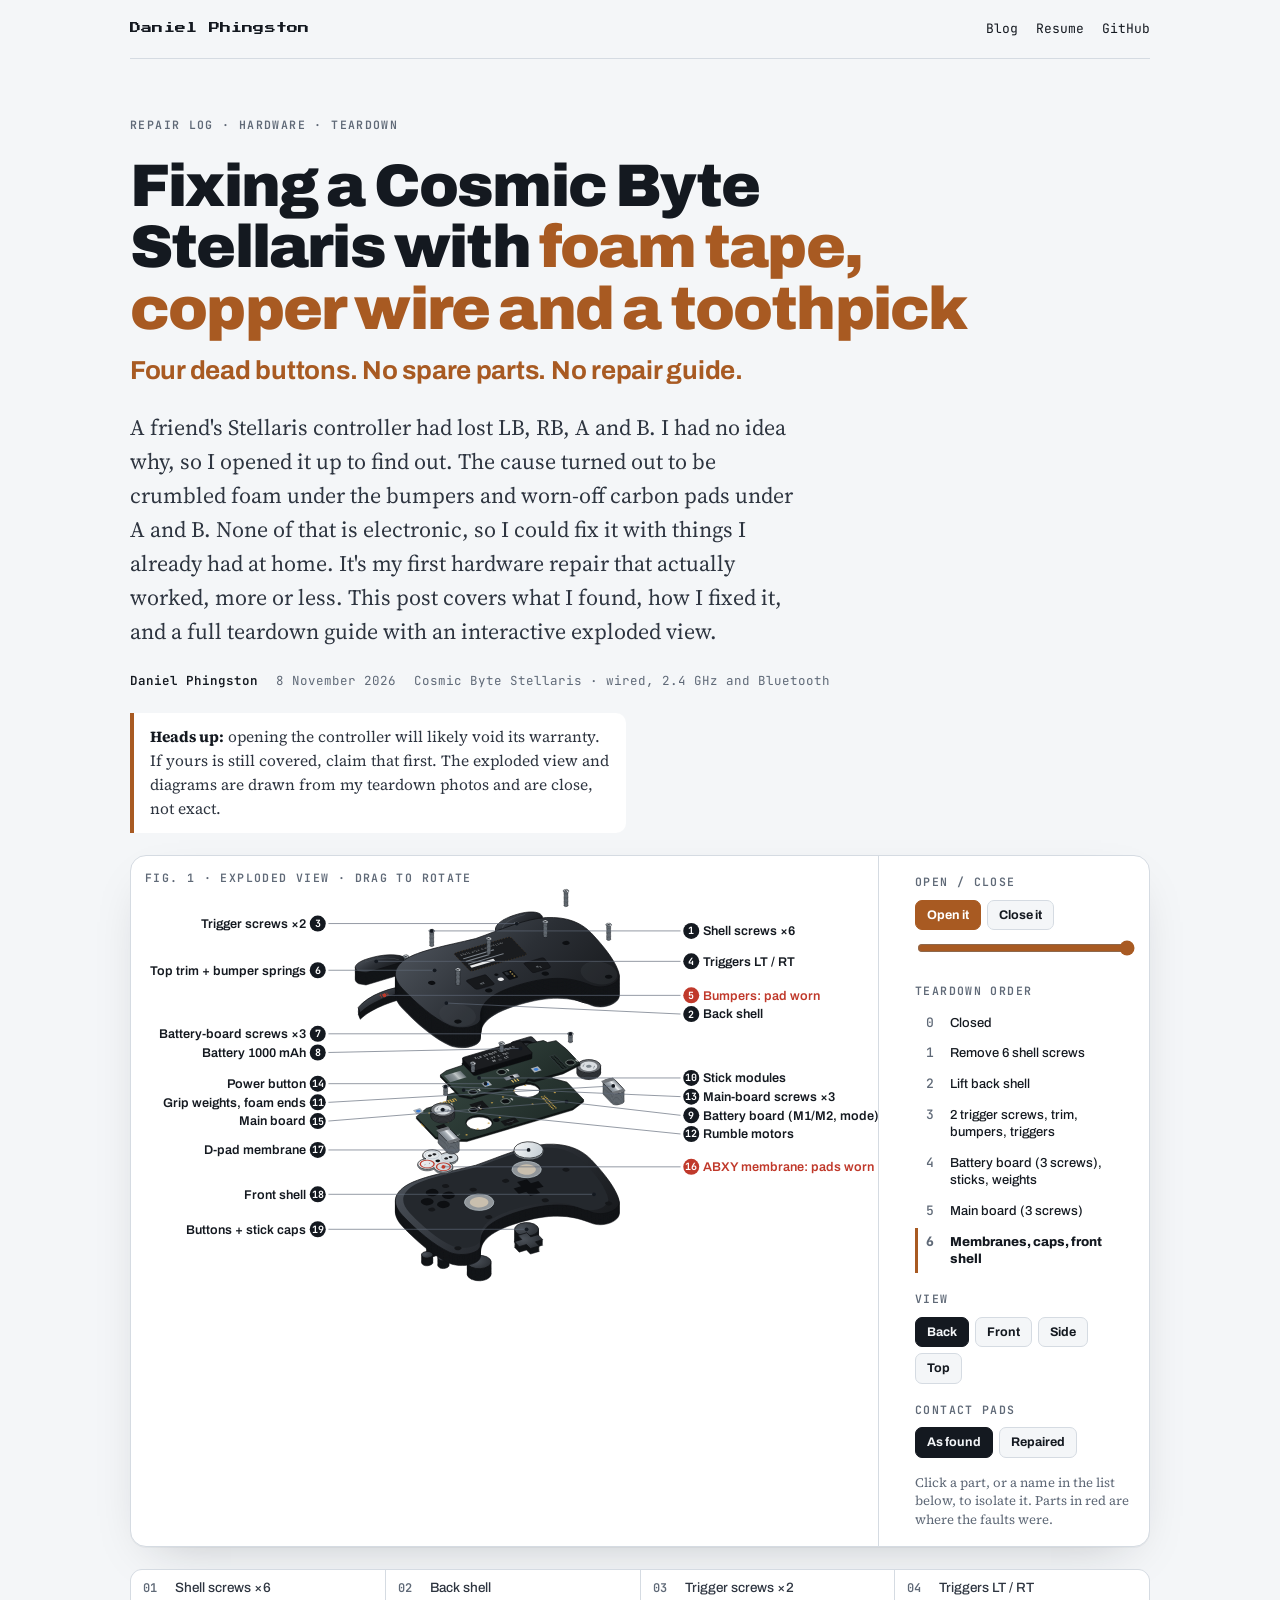
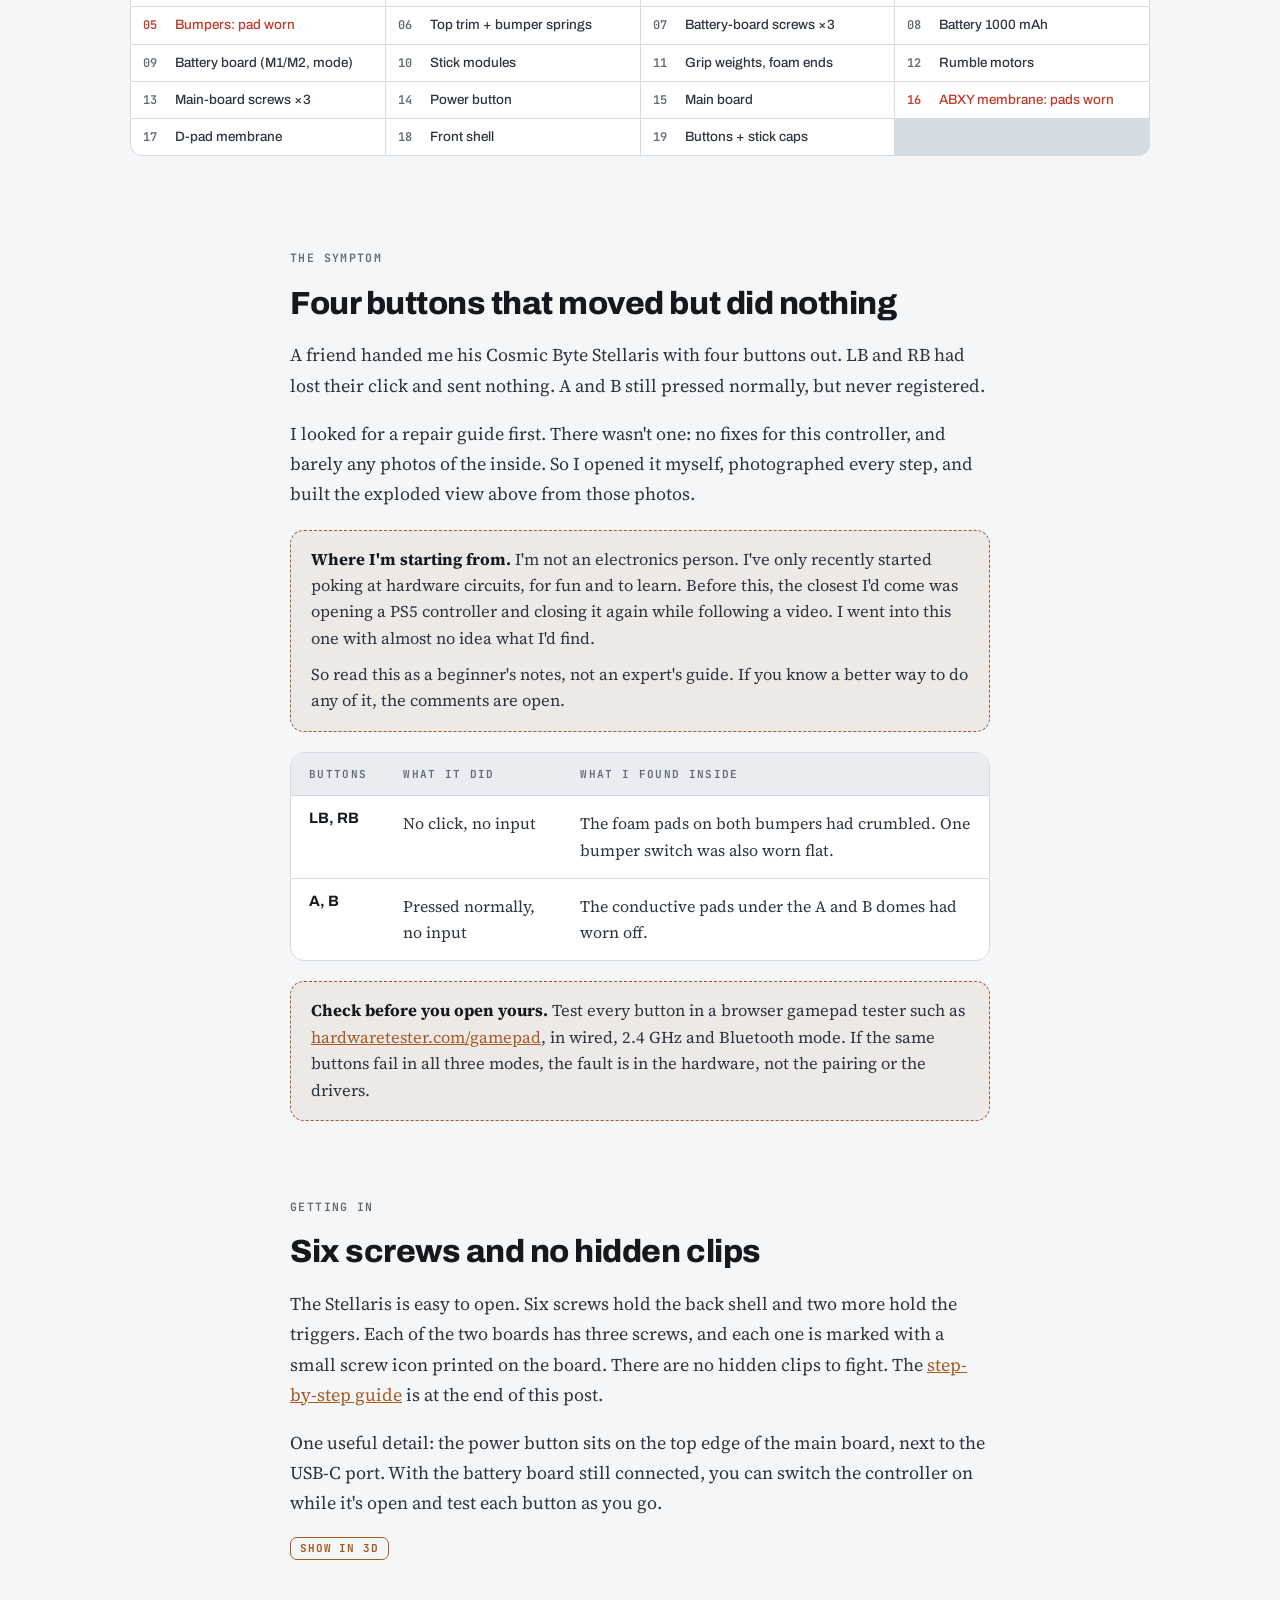
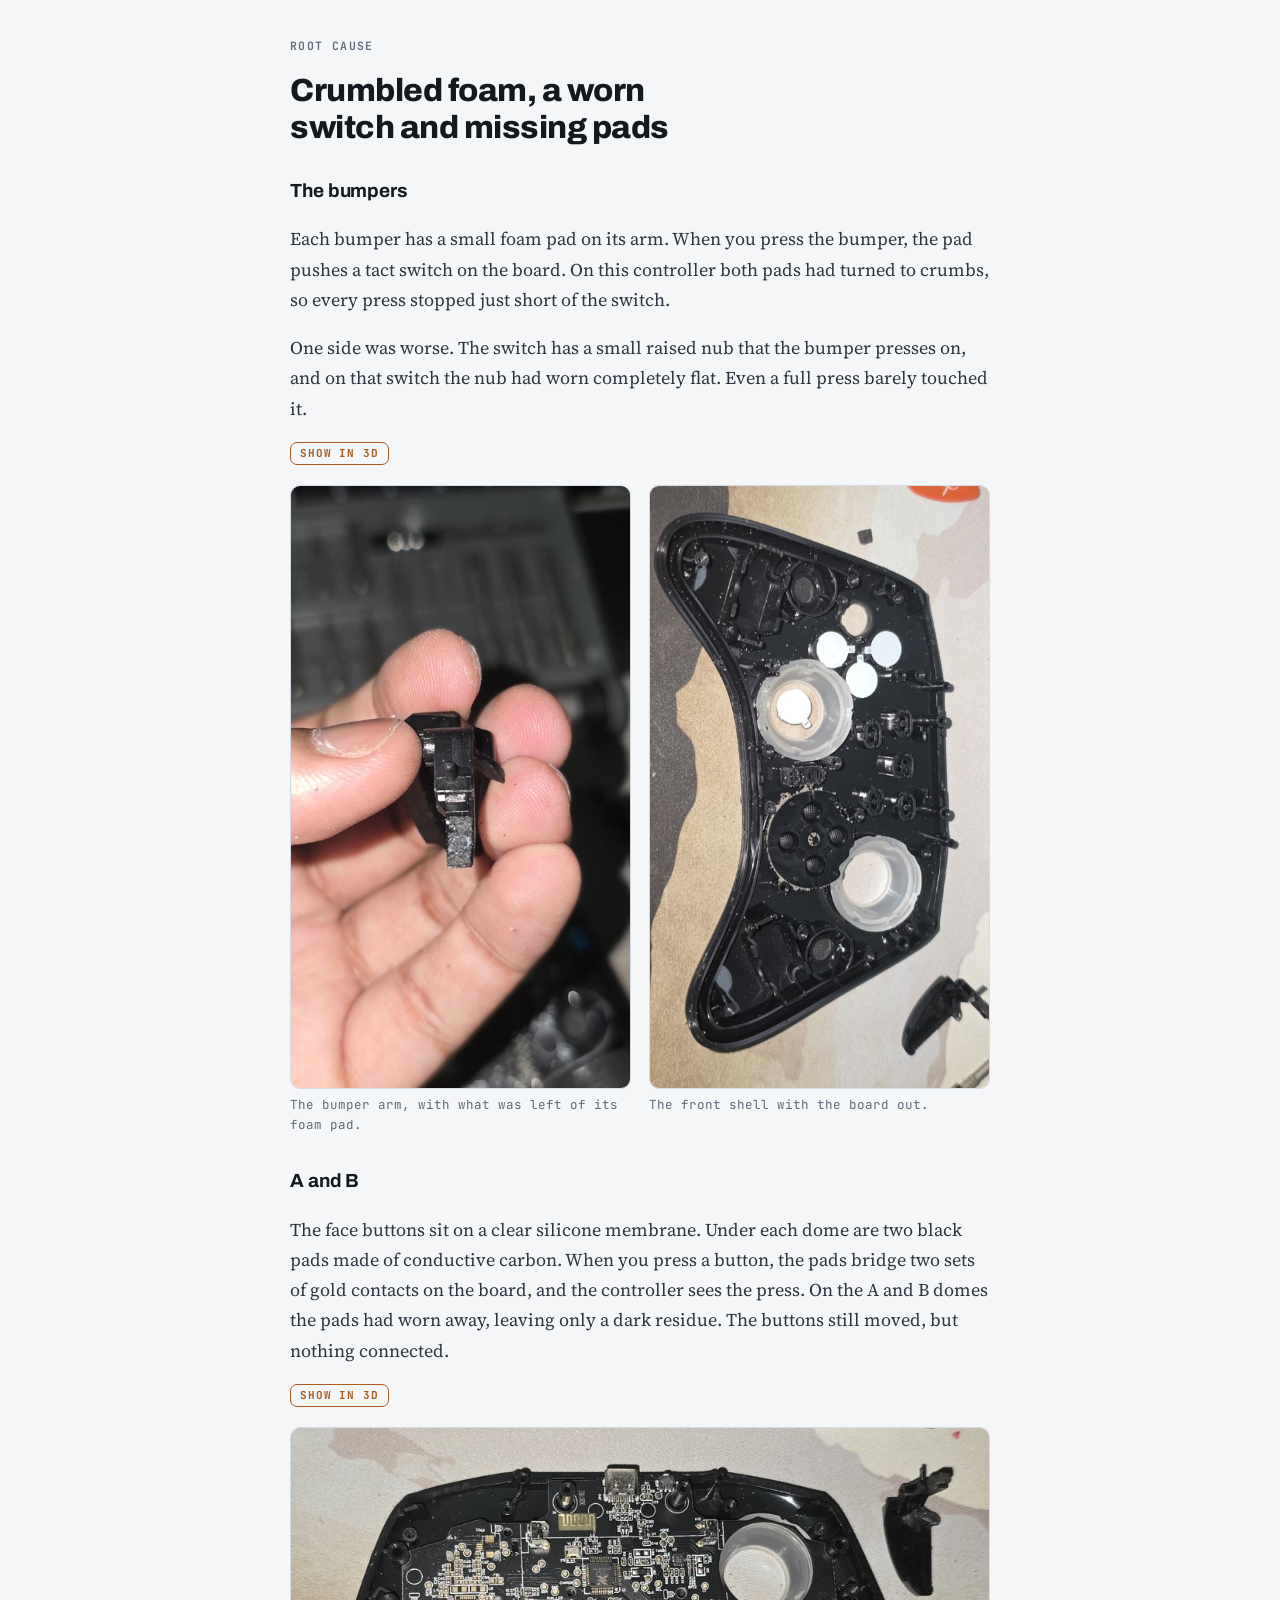
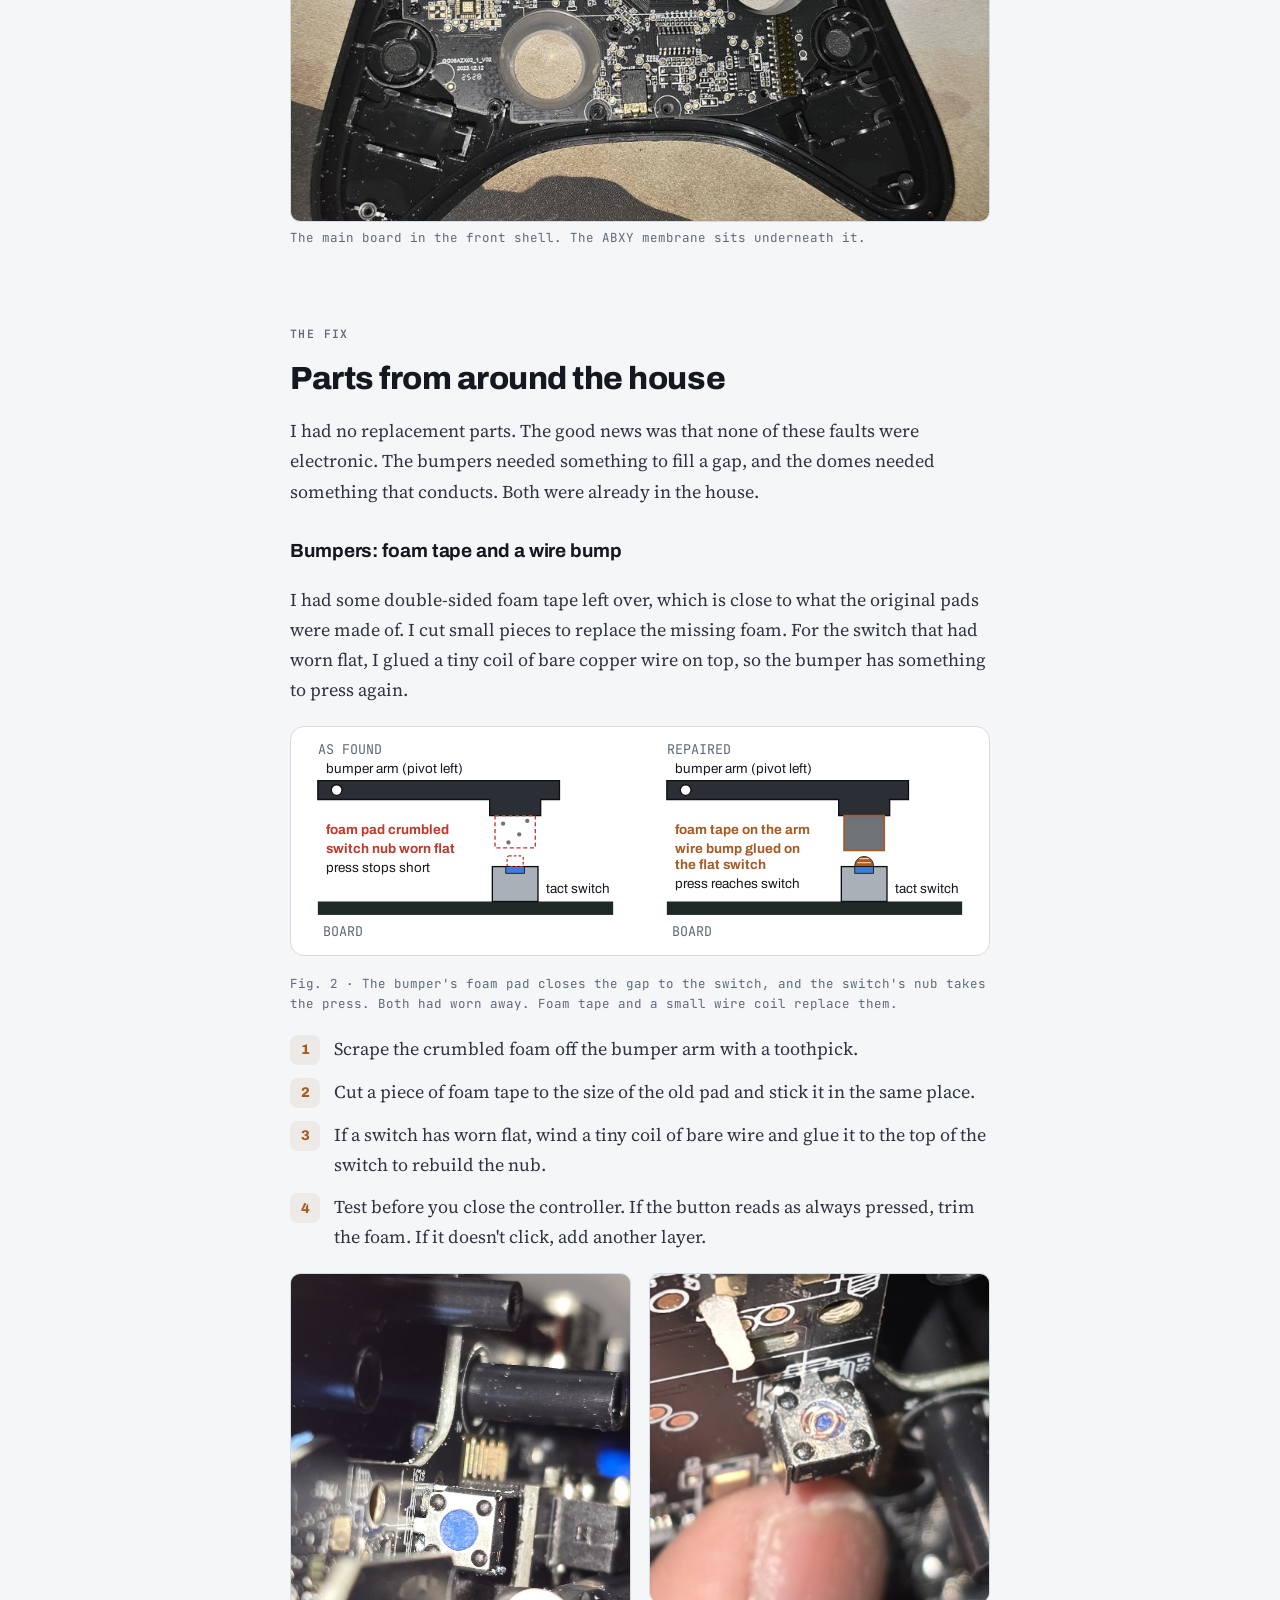
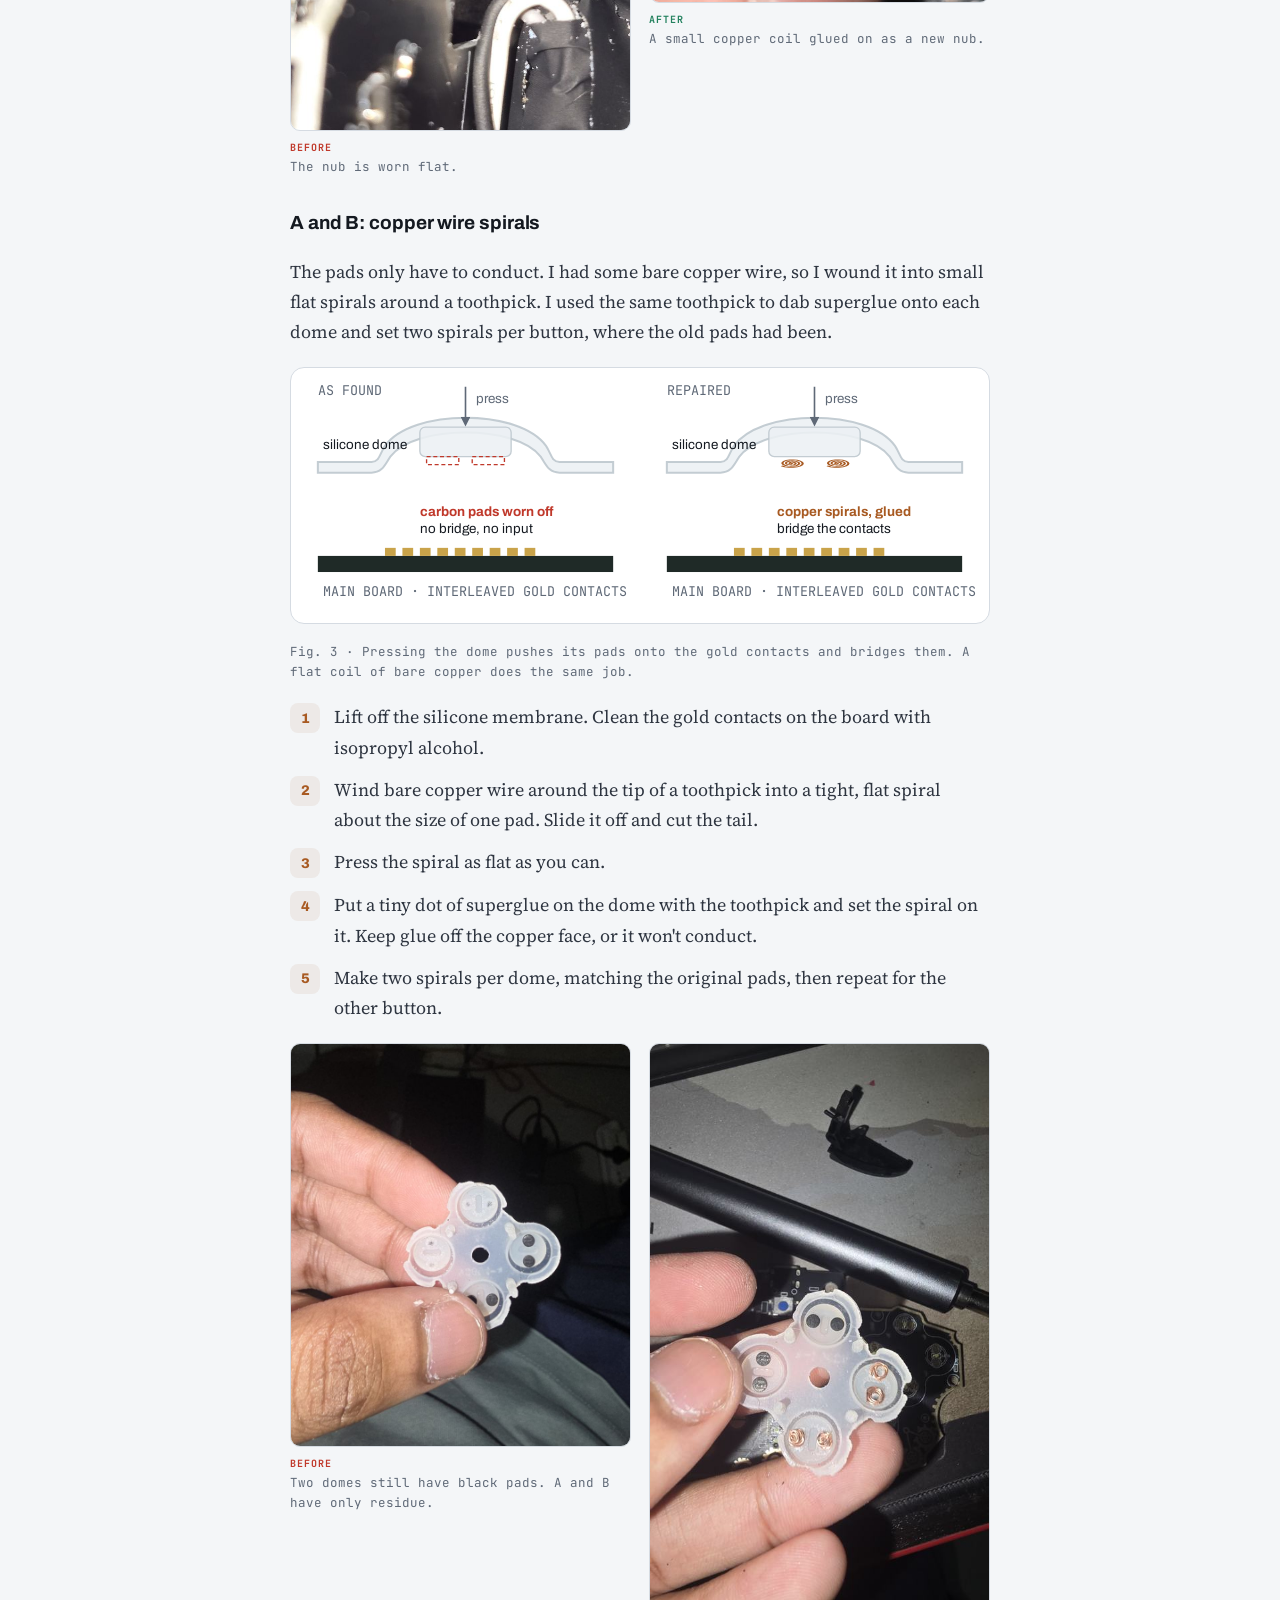
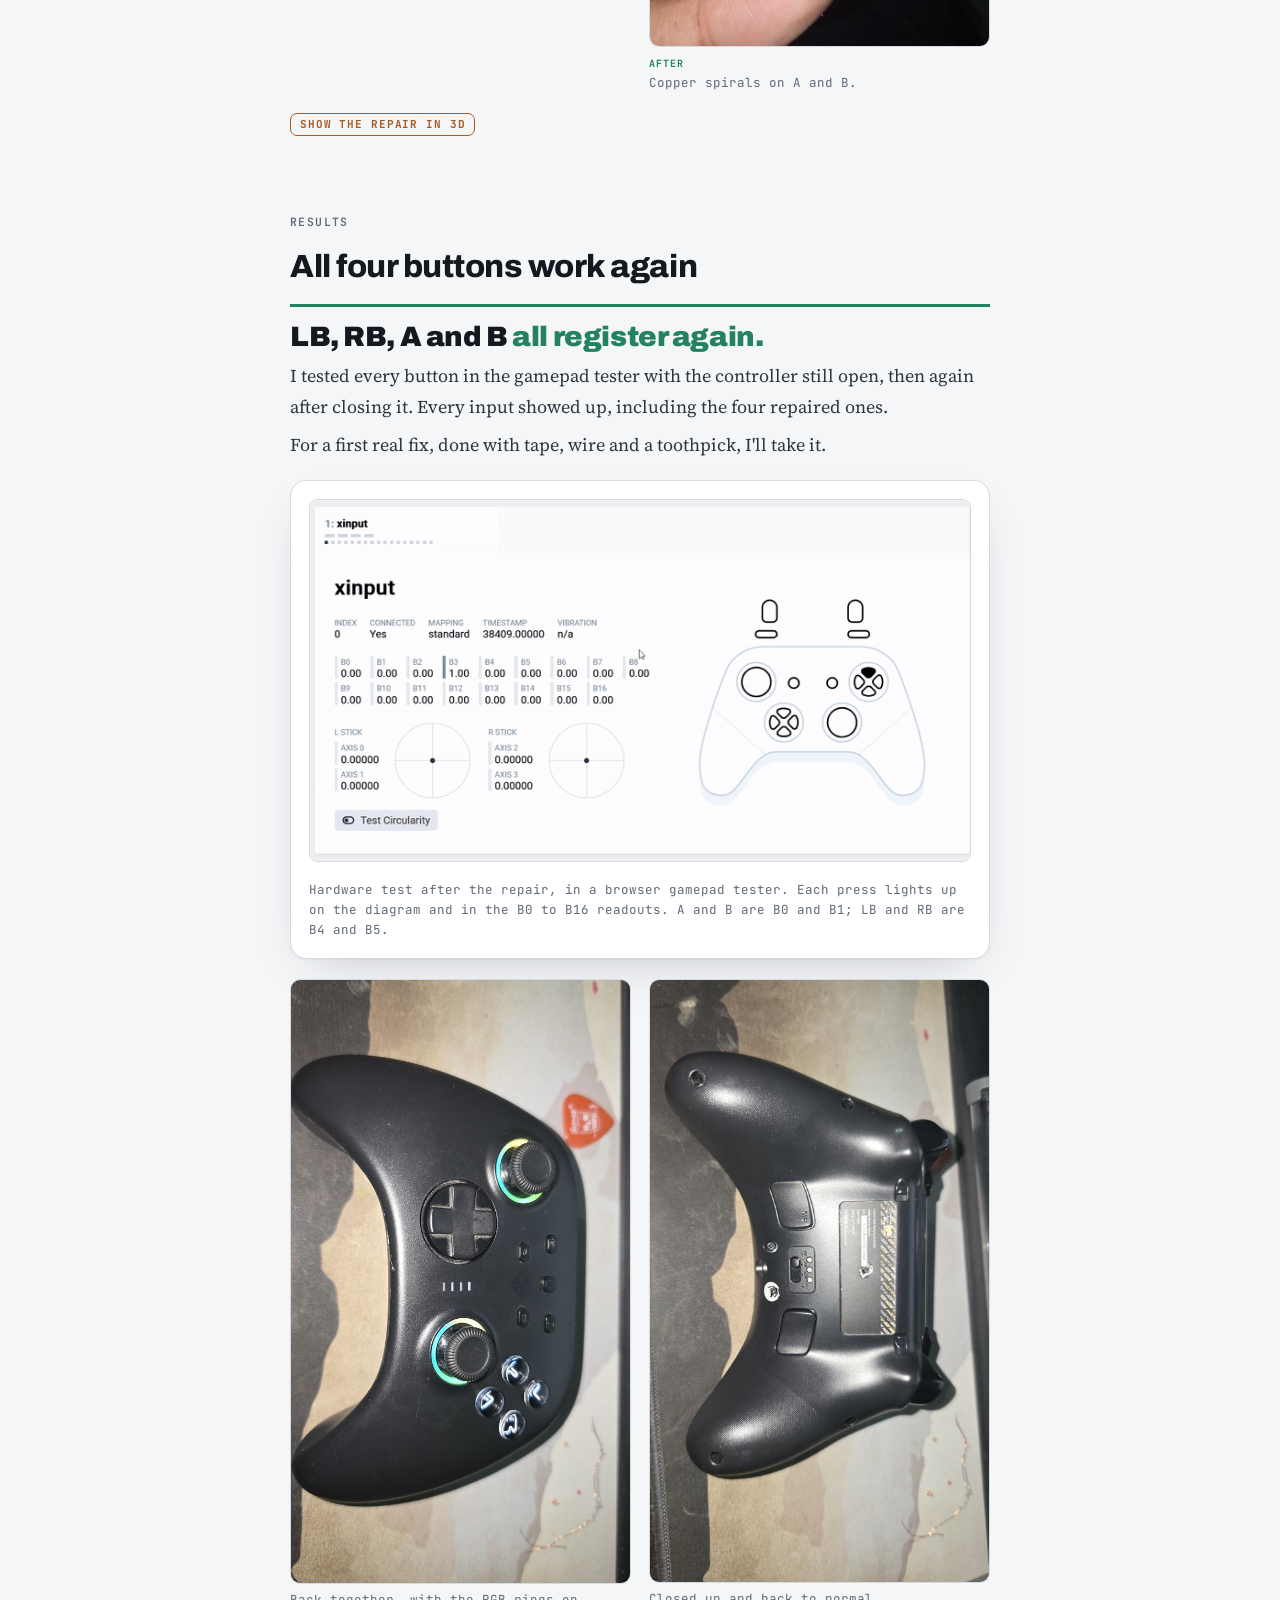
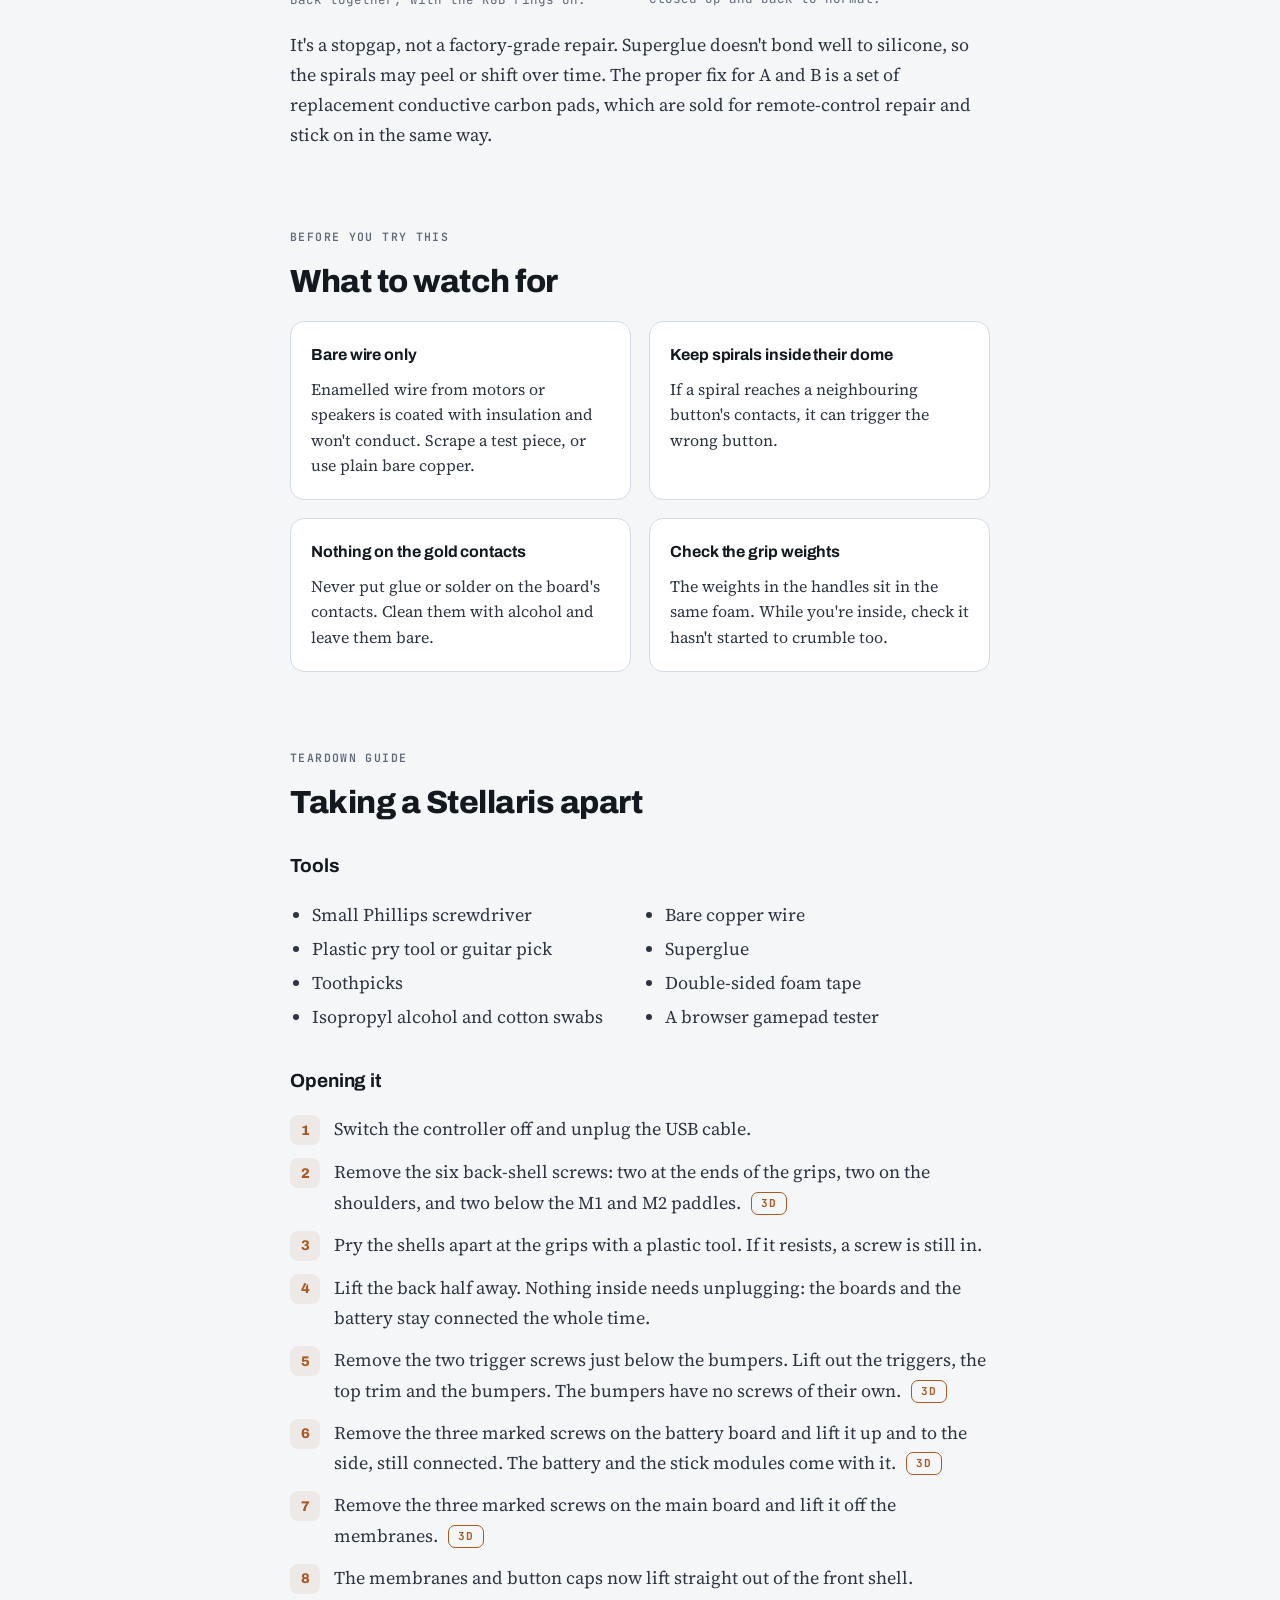
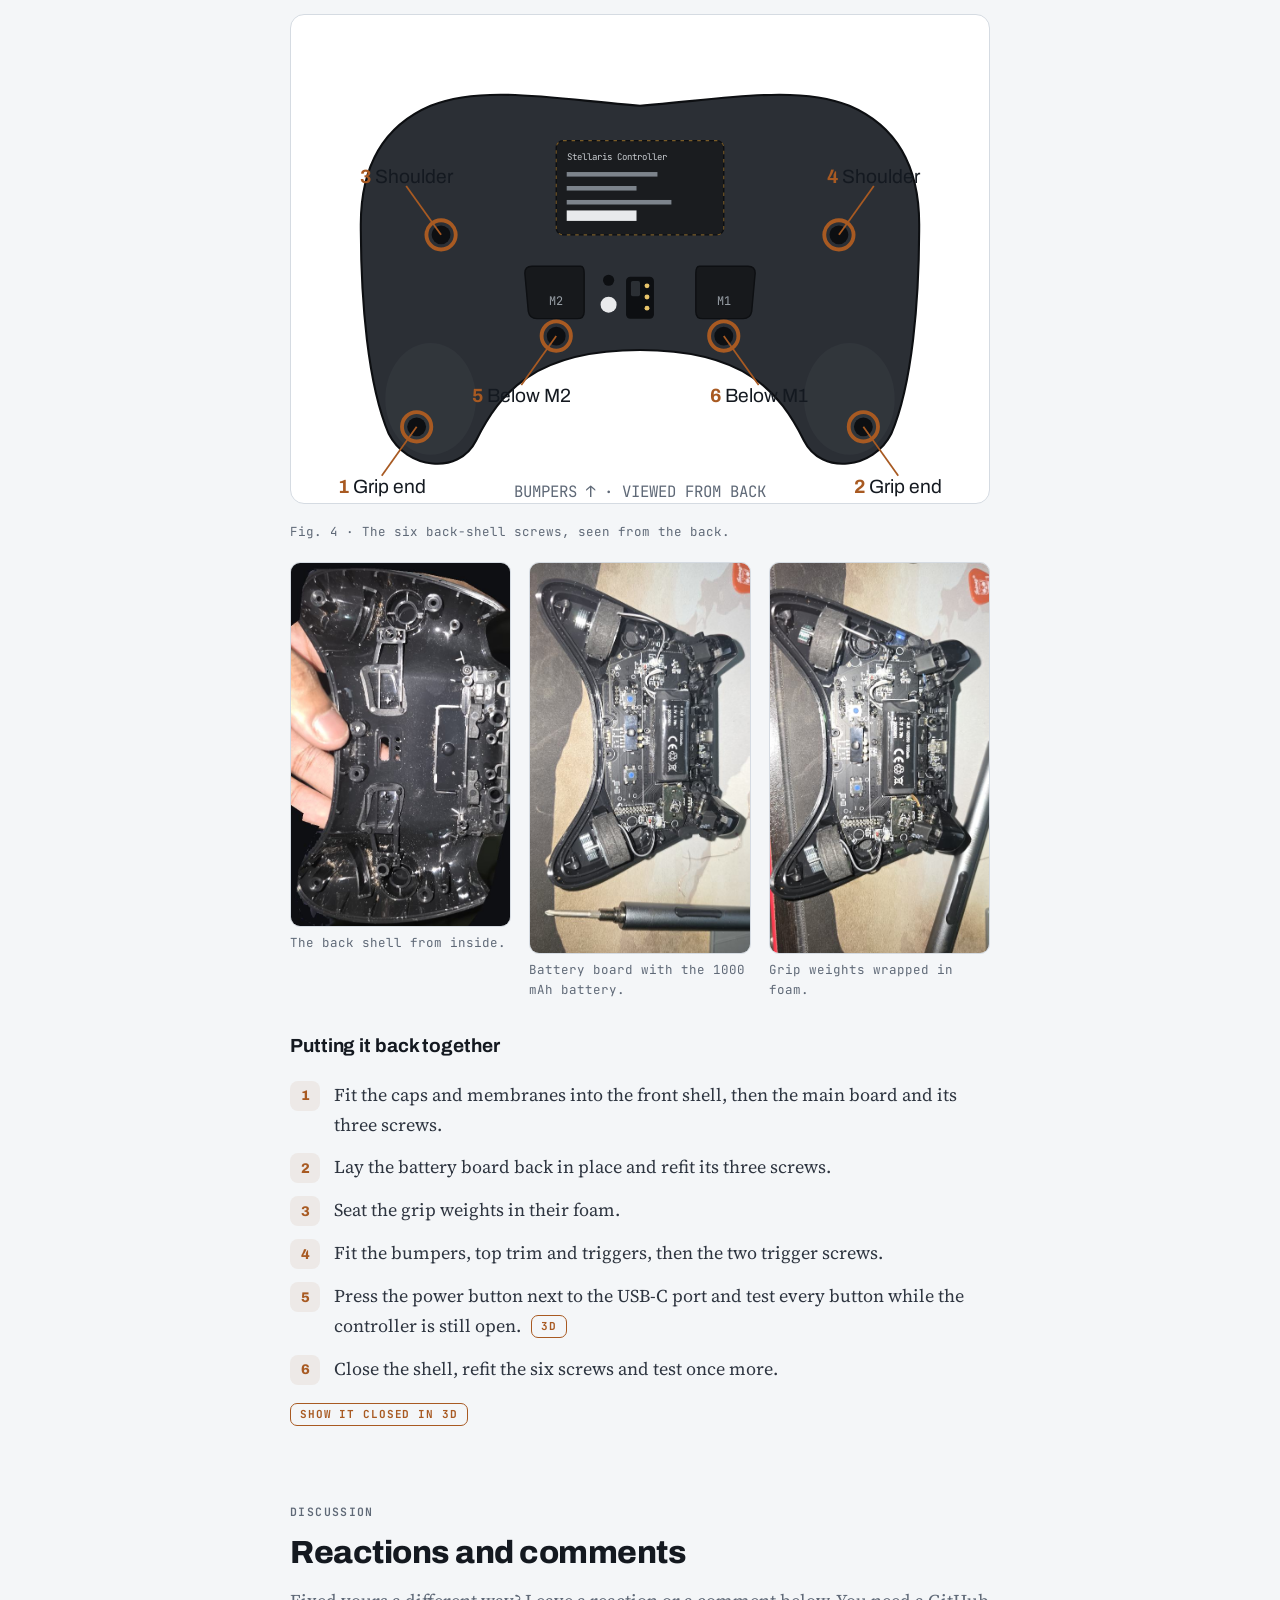
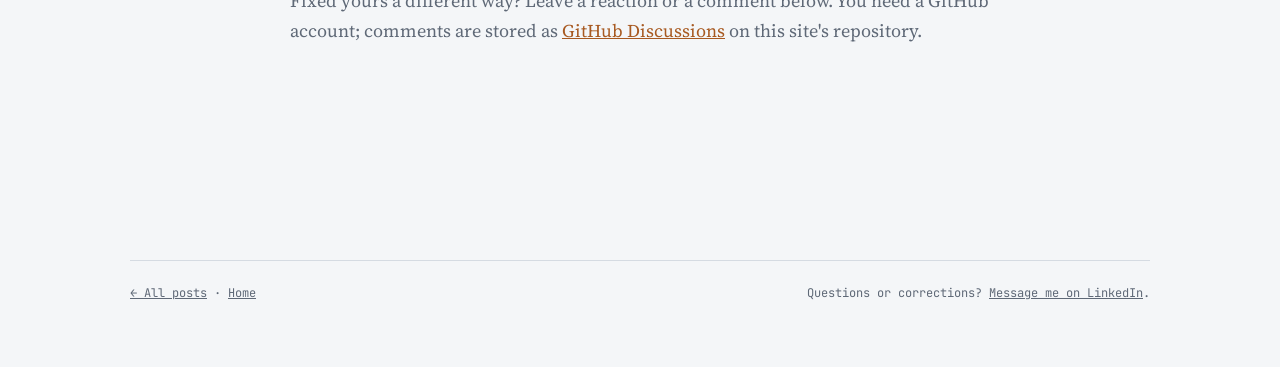
<file: blog/stellaris-controller-repair/index.html>
<!doctype html>
<html lang="en">
<head>
<meta charset="utf-8">
<meta name="viewport" content="width=device-width, initial-scale=1, viewport-fit=cover">
<title>Fixing a Cosmic Byte Stellaris with foam tape, copper wire and a toothpick · Daniel Phingston</title>
<meta name="description" content="LB, RB, A and B stopped working on a Cosmic Byte Stellaris controller. The bumper foam had crumbled and the carbon pads under A and B had worn off. A repair with foam tape and copper wire, plus a full disassembly guide and an exploded view.">
<link rel="canonical" href="https://danielphingston.github.io/blog/stellaris-controller-repair/">
<meta name="author" content="Daniel Phingston">
<meta name="robots" content="index, follow, max-image-preview:large">
<meta property="og:type" content="article">
<meta property="og:title" content="Fixing a Cosmic Byte Stellaris with foam tape, copper wire and a toothpick">
<meta property="og:description" content="Four dead buttons, no spare parts and no repair guide. What had failed inside a Cosmic Byte Stellaris, how I fixed it, and how to take one apart.">
<meta property="og:url" content="https://danielphingston.github.io/blog/stellaris-controller-repair/">
<meta property="og:image" content="https://danielphingston.github.io/blog/stellaris-controller-repair/img/repaired.jpg">
<meta property="article:published_time" content="2026-11-08">
<meta name="twitter:card" content="summary_large_image">
<link rel="alternate" type="application/atom+xml" title="Daniel Phingston · Blog" href="https://danielphingston.github.io/blog/feed.xml">
<link rel="icon" href="/assets/favicon.svg" type="image/svg+xml">
<link rel="preconnect" href="https://fonts.googleapis.com">
<link rel="preconnect" href="https://fonts.gstatic.com" crossorigin>
<link rel="stylesheet" href="https://fonts.googleapis.com/css2?family=Archivo:wght@500;600;700;800;900&family=Source+Serif+4:opsz,wght@8..60,400;8..60,600&family=JetBrains+Mono:wght@400;600;700&family=Press+Start+2P&display=swap">
<link rel="stylesheet" href="post.css">
<script type="application/ld+json">
{
  "@context": "https://schema.org",
  "@type": "BlogPosting",
  "headline": "Fixing a Cosmic Byte Stellaris with foam tape, copper wire and a toothpick",
  "description": "LB, RB, A and B stopped working on a Cosmic Byte Stellaris controller. The bumper foam had crumbled and the carbon pads under A and B had worn off. A repair with foam tape and copper wire, plus a full disassembly guide and an exploded view.",
  "datePublished": "2026-11-08",
  "author": { "@type": "Person", "name": "Daniel Phingston", "url": "https://danielphingston.github.io/" },
  "mainEntityOfPage": "https://danielphingston.github.io/blog/stellaris-controller-repair/",
  "image": "https://danielphingston.github.io/blog/stellaris-controller-repair/img/repaired.jpg",
  "keywords": ["Cosmic Byte Stellaris", "controller repair", "gamepad", "teardown", "conductive pad", "tact switch"]
}
</script>
<script src="post.js" defer></script>
</head>
<body>

<header class="wide masthead">
  <a class="mark" href="/">Daniel Phingston</a>
  <nav aria-label="Site">
    <a href="/blog/">Blog</a>
    <a href="/?view=simple">Resume</a>
    <a href="https://github.com/danielphingston">GitHub</a>
  </nav>
</header>

<main>
<div class="wide hero">
  <span class="label">Repair log &middot; Hardware &middot; Teardown</span>
  <h1>Fixing a Cosmic Byte Stellaris with <em>foam tape, copper wire and a toothpick</em></h1>
  <p class="sub">Four dead buttons. No spare parts. No repair guide.</p>
  <p class="dek">A friend's Stellaris controller had lost LB, RB, A and B. I had no idea why, so I opened it up to find out. The cause turned out to be crumbled foam under the bumpers and worn-off carbon pads under A and B. None of that is electronic, so I could fix it with things I already had at home. It's my first hardware repair that actually worked, more or less. This post covers what I found, how I fixed it, and a full teardown guide with an interactive exploded view.</p>
  <div class="byline">
    <span><b><a href="/">Daniel Phingston</a></b></span>
    <span><time datetime="2026-11-08">8 November 2026</time></span>
    <span>Cosmic Byte Stellaris &middot; wired, 2.4 GHz and Bluetooth</span>
  </div>
  <p class="notice"><b>Heads up:</b> opening the controller will likely void its warranty. If yours is still covered, claim that first. The exploded view and diagrams are drawn from my teardown photos and are close, not exact.</p>

  <section class="plate" aria-label="Exploded view of the controller">
    <div class="stage">
      <span class="label plate-tag">Fig. 1 &middot; Exploded view &middot; drag to rotate</span>
      <svg id="scene" viewBox="-280 -170 560 340" role="img" aria-label="Interactive exploded 3D view of the Stellaris controller">
        <g id="world"></g>
        <g id="labels" class="lab"></g>
      </svg>
    </div>
    <div class="controls">
      <div>
        <span class="label ctl-h">Open / close</span>
        <div class="btnrow"><button id="playOpen" class="primary">Open it</button><button id="playClose">Close it</button></div>
        <input id="explode" type="range" min="0" max="6" step="0.01" value="6" aria-label="How far apart the parts are">
      </div>
      <div>
        <span class="label ctl-h">Teardown order</span>
        <ol class="stagelist" id="stagelist"></ol>
      </div>
      <div>
        <span class="label ctl-h">View</span>
        <div class="btnrow" id="views">
          <button data-view="back" aria-pressed="true">Back</button><button data-view="front" aria-pressed="false">Front</button><button data-view="side" aria-pressed="false">Side</button><button data-view="top" aria-pressed="false">Top</button>
        </div>
      </div>
      <div>
        <span class="label ctl-h">Contact pads</span>
        <div class="btnrow" id="padmode"><button data-pad="worn" aria-pressed="true">As found</button><button data-pad="fixed" aria-pressed="false">Repaired</button></div>
      </div>
      <p class="hint">Click a part, or a name in the list below, to isolate it. Parts in red are where the faults were.</p>
    </div>
  </section>
  <nav class="index" id="partindex" aria-label="Parts index"></nav>
</div>

<article>

<section>
  <div class="col">
    <span class="label">The symptom</span>
    <h2>Four buttons that moved but did nothing</h2>
    <p>A friend handed me his Cosmic Byte Stellaris with four buttons out. LB and RB had lost their click and sent nothing. A and B still pressed normally, but never registered.</p>
    <p>I looked for a repair guide first. There wasn't one: no fixes for this controller, and barely any photos of the inside. So I opened it myself, photographed every step, and built the exploded view above from those photos.</p>
  </div>
  <div class="col">
    <div class="tip">
      <p><b>Where I'm starting from.</b> I'm not an electronics person. I've only recently started poking at hardware circuits, for fun and to learn. Before this, the closest I'd come was opening a PS5 controller and closing it again while following a video. I went into this one with almost no idea what I'd find.</p>
      <p style="margin-top:10px">So read this as a beginner's notes, not an expert's guide. If you know a better way to do any of it, the comments are open.</p>
    </div>
  </div>
  <div class="col tablewrap">
    <table>
      <thead><tr><th>Buttons</th><th>What it did</th><th>What I found inside</th></tr></thead>
      <tbody>
        <tr><td>LB, RB</td><td>No click, no input</td><td>The foam pads on both bumpers had crumbled. One bumper switch was also worn flat.</td></tr>
        <tr><td>A, B</td><td>Pressed normally, no input</td><td>The conductive pads under the A and B domes had worn off.</td></tr>
      </tbody>
    </table>
  </div>
  <div class="col">
    <p class="tip"><b>Check before you open yours.</b> Test every button in a browser gamepad tester such as <a href="https://hardwaretester.com/gamepad">hardwaretester.com/gamepad</a>, in wired, 2.4 GHz and Bluetooth mode. If the same buttons fail in all three modes, the fault is in the hardware, not the pairing or the drivers.</p>
  </div>
</section>

<section>
  <div class="col">
    <span class="label">Getting in</span>
    <h2>Six screws and no hidden clips</h2>
    <p>The Stellaris is easy to open. Six screws hold the back shell and two more hold the triggers. Each of the two boards has three screws, and each one is marked with a small screw icon printed on the board. There are no hidden clips to fight. The <a href="#disassembly">step-by-step guide</a> is at the end of this post.</p>
    <p>One useful detail: the power button sits on the top edge of the main board, next to the USB-C port. With the battery board still connected, you can switch the controller on while it's open and test each button as you go.</p>
    <button class="show3d" data-go="6" data-view="back">Show in 3D</button>
  </div>
</section>

<section>
  <div class="col">
    <span class="label">Root cause</span>
    <h2>Crumbled foam, a worn switch and missing pads</h2>
    <h3>The bumpers</h3>
    <p>Each bumper has a small foam pad on its arm. When you press the bumper, the pad pushes a tact switch on the board. On this controller both pads had turned to crumbs, so every press stopped just short of the switch.</p>
    <p>One side was worse. The switch has a small raised nub that the bumper presses on, and on that switch the nub had worn completely flat. Even a full press barely touched it.</p>
    <button class="show3d" data-go="3" data-sel="bumpers" data-pad="worn">Show in 3D</button>
  </div>
  <div class="col photos">
    <figure><img src="img/bumper-pad.jpg" alt="Bumper held between fingers, with crumbled foam on its arm" loading="lazy"><figcaption>The bumper arm, with what was left of its foam pad.</figcaption></figure>
    <figure><img src="img/front-shell.jpg" alt="Front shell interior with button holes and stick wells" loading="lazy"><figcaption>The front shell with the board out.</figcaption></figure>
  </div>
  <div class="col">
    <h3>A and B</h3>
    <p>The face buttons sit on a clear silicone membrane. Under each dome are two black pads made of conductive carbon. When you press a button, the pads bridge two sets of gold contacts on the board, and the controller sees the press. On the A and B domes the pads had worn away, leaving only a dark residue. The buttons still moved, but nothing connected.</p>
    <button class="show3d" data-go="6" data-sel="membrane" data-pad="worn">Show in 3D</button>
  </div>
  <div class="col photos">
    <figure><img src="img/main-board.jpg" alt="Main board sitting in the front shell" loading="lazy"><figcaption>The main board in the front shell. The ABXY membrane sits underneath it.</figcaption></figure>
  </div>
</section>

<section>
  <div class="col">
    <span class="label">The fix</span>
    <h2>Parts from around the house</h2>
    <p>I had no replacement parts. The good news was that none of these faults were electronic. The bumpers needed something to fill a gap, and the domes needed something that conducts. Both were already in the house.</p>
    <h3>Bumpers: foam tape and a wire bump</h3>
    <p>I had some double-sided foam tape left over, which is close to what the original pads were made of. I cut small pieces to replace the missing foam. For the switch that had worn flat, I glued a tiny coil of bare copper wire on top, so the bumper has something to press again.</p>
  </div>
  <figure class="col fig">
    <svg viewBox="0 0 520 170" role="img" aria-label="Bumper cross-section, as found and repaired">
      <g font-family="JetBrains Mono, monospace" font-size="10" fill="var(--muted)">
        <text x="20" y="20">AS FOUND</text><text x="280" y="20">REPAIRED</text>
      </g>
      <g id="bumpA"></g><g id="bumpB" transform="translate(260 0)"></g>
    </svg>
    <figcaption>Fig. 2 &middot; The bumper's foam pad closes the gap to the switch, and the switch's nub takes the press. Both had worn away. Foam tape and a small wire coil replace them.</figcaption>
  </figure>
  <div class="col">
    <ol class="steps">
      <li><span>Scrape the crumbled foam off the bumper arm with a toothpick.</span></li>
      <li><span>Cut a piece of foam tape to the size of the old pad and stick it in the same place.</span></li>
      <li><span>If a switch has worn flat, wind a tiny coil of bare wire and glue it to the top of the switch to rebuild the nub.</span></li>
      <li><span>Test before you close the controller. If the button reads as always pressed, trim the foam. If it doesn't click, add another layer.</span></li>
    </ol>
  </div>
  <div class="col photos two">
    <figure><img src="img/switch-worn.jpg" alt="Bumper switch before the repair, flat blue top" loading="lazy"><figcaption><span class="pair-tag">Before</span><br>The nub is worn flat.</figcaption></figure>
    <figure><img src="img/switch-fixed.jpg" alt="Same bumper switch with a small copper wire coil glued on top" loading="lazy"><figcaption><span class="pair-tag ok">After</span><br>A small copper coil glued on as a new nub.</figcaption></figure>
  </div>

  <div class="col">
    <h3>A and B: copper wire spirals</h3>
    <p>The pads only have to conduct. I had some bare copper wire, so I wound it into small flat spirals around a toothpick. I used the same toothpick to dab superglue onto each dome and set two spirals per button, where the old pads had been.</p>
  </div>
  <figure class="col fig">
    <svg viewBox="0 0 520 190" role="img" aria-label="Membrane dome cross-section, as found and repaired">
      <g font-family="JetBrains Mono, monospace" font-size="10" fill="var(--muted)">
        <text x="20" y="20">AS FOUND</text><text x="280" y="20">REPAIRED</text>
      </g>
      <g id="domeA"></g><g id="domeB" transform="translate(260 0)"></g>
    </svg>
    <figcaption>Fig. 3 &middot; Pressing the dome pushes its pads onto the gold contacts and bridges them. A flat coil of bare copper does the same job.</figcaption>
  </figure>
  <div class="col">
    <ol class="steps">
      <li><span>Lift off the silicone membrane. Clean the gold contacts on the board with isopropyl alcohol.</span></li>
      <li><span>Wind bare copper wire around the tip of a toothpick into a tight, flat spiral about the size of one pad. Slide it off and cut the tail.</span></li>
      <li><span>Press the spiral as flat as you can.</span></li>
      <li><span>Put a tiny dot of superglue on the dome with the toothpick and set the spiral on it. Keep glue off the copper face, or it won't conduct.</span></li>
      <li><span>Make two spirals per dome, matching the original pads, then repeat for the other button.</span></li>
    </ol>
  </div>
  <div class="col photos two">
    <figure><img src="img/membrane-worn.jpg" alt="ABXY membrane before the repair, pads missing on A and B" loading="lazy"><figcaption><span class="pair-tag">Before</span><br>Two domes still have black pads. A and B have only residue.</figcaption></figure>
    <figure><img src="img/membrane-fix.jpg" alt="Silicone membrane with copper spirals glued on two domes" loading="lazy"><figcaption><span class="pair-tag ok">After</span><br>Copper spirals on A and B.</figcaption></figure>
  </div>
  <div class="col">
    <button class="show3d" data-go="6" data-sel="membrane" data-pad="fixed">Show the repair in 3D</button>
  </div>
</section>

<section>
  <div class="col">
    <span class="label">Results</span>
    <h2>All four buttons work again</h2>
    <div class="result">
      <p class="big">LB, RB, A and B <em>all register again.</em></p>
      <p>I tested every button in the gamepad tester with the controller still open, then again after closing it. Every input showed up, including the four repaired ones.</p>
      <p>For a first real fix, done with tape, wire and a toothpick, I'll take it.</p>
    </div>
  </div>
  <figure class="col test">
    <img src="img/gamepad-test.gif" alt="Screen recording of a browser gamepad tester; each button lights up on the controller diagram as it is pressed, including A, B, LB and RB" width="720" height="394" loading="lazy">
    <figcaption>Hardware test after the repair, in a browser gamepad tester. Each press lights up on the diagram and in the B0 to B16 readouts. A and B are B0 and B1; LB and RB are B4 and B5.</figcaption>
  </figure>
  <div class="col photos two">
    <figure><img src="img/repaired.jpg" alt="The reassembled Stellaris controller with its RGB stick rings lit" loading="lazy"><figcaption>Back together, with the RGB rings on.</figcaption></figure>
    <figure><img src="img/back-screws.jpg" alt="Back of the closed controller" loading="lazy"><figcaption>Closed up and back to normal.</figcaption></figure>
  </div>
  <div class="col">
    <p>It's a stopgap, not a factory-grade repair. Superglue doesn't bond well to silicone, so the spirals may peel or shift over time. The proper fix for A and B is a set of replacement conductive carbon pads, which are sold for remote-control repair and stick on in the same way.</p>
  </div>
</section>

<section>
  <div class="col">
    <span class="label">Before you try this</span>
    <h2>What to watch for</h2>
  </div>
  <div class="col caveats">
    <div class="cav"><h3>Bare wire only</h3><p>Enamelled wire from motors or speakers is coated with insulation and won't conduct. Scrape a test piece, or use plain bare copper.</p></div>
    <div class="cav"><h3>Keep spirals inside their dome</h3><p>If a spiral reaches a neighbouring button's contacts, it can trigger the wrong button.</p></div>
    <div class="cav"><h3>Nothing on the gold contacts</h3><p>Never put glue or solder on the board's contacts. Clean them with alcohol and leave them bare.</p></div>
    <div class="cav"><h3>Check the grip weights</h3><p>The weights in the handles sit in the same foam. While you're inside, check it hasn't started to crumble too.</p></div>
  </div>
</section>

<section id="disassembly">
  <div class="col">
    <span class="label">Teardown guide</span>
    <h2>Taking a Stellaris apart</h2>
    <h3>Tools</h3>
    <ul class="tools">
      <li>Small Phillips screwdriver</li>
      <li>Plastic pry tool or guitar pick</li>
      <li>Toothpicks</li>
      <li>Isopropyl alcohol and cotton swabs</li>
      <li>Bare copper wire</li>
      <li>Superglue</li>
      <li>Double-sided foam tape</li>
      <li>A browser gamepad tester</li>
    </ul>
    <h3>Opening it</h3>
    <ol class="steps">
      <li><span>Switch the controller off and unplug the USB cable.</span></li>
      <li><span>Remove the six back-shell screws: two at the ends of the grips, two on the shoulders, and two below the M1 and M2 paddles. <button class="show3d" data-go="2" data-sel="backshell" data-view="back">3D</button></span></li>
      <li><span>Pry the shells apart at the grips with a plastic tool. If it resists, a screw is still in.</span></li>
      <li><span>Lift the back half away. Nothing inside needs unplugging: the boards and the battery stay connected the whole time.</span></li>
      <li><span>Remove the two trigger screws just below the bumpers. Lift out the triggers, the top trim and the bumpers. The bumpers have no screws of their own. <button class="show3d" data-go="3" data-sel="tscrews">3D</button></span></li>
      <li><span>Remove the three marked screws on the battery board and lift it up and to the side, still connected. The battery and the stick modules come with it. <button class="show3d" data-go="4" data-sel="rscrews">3D</button></span></li>
      <li><span>Remove the three marked screws on the main board and lift it off the membranes. <button class="show3d" data-go="5" data-sel="mscrews">3D</button></span></li>
      <li><span>The membranes and button caps now lift straight out of the front shell.</span></li>
    </ol>
  </div>
  <figure class="col fig">
    <svg id="screwmap" viewBox="-100 -72 200 140" role="img" aria-label="Back of the controller with the six screw positions marked"></svg>
    <figcaption>Fig. 4 &middot; The six back-shell screws, seen from the back.</figcaption>
  </figure>
  <div class="col photos">
    <figure><img src="img/back-shell-inside.jpg" alt="Inside of the back shell with screw bosses" loading="lazy"><figcaption>The back shell from inside.</figcaption></figure>
    <figure><img src="img/rear-board.jpg" alt="Battery board with the 1000 mAh battery and rumble motors" loading="lazy"><figcaption>Battery board with the 1000 mAh battery.</figcaption></figure>
    <figure><img src="img/grip-weights.jpg" alt="Open controller with foam-wrapped grip weights in both handles" loading="lazy"><figcaption>Grip weights wrapped in foam.</figcaption></figure>
  </div>
  <div class="col">
    <h3>Putting it back together</h3>
    <ol class="steps">
      <li><span>Fit the caps and membranes into the front shell, then the main board and its three screws.</span></li>
      <li><span>Lay the battery board back in place and refit its three screws.</span></li>
      <li><span>Seat the grip weights in their foam.</span></li>
      <li><span>Fit the bumpers, top trim and triggers, then the two trigger screws.</span></li>
      <li><span>Press the power button next to the USB-C port and test every button while the controller is still open. <button class="show3d" data-go="3" data-sel="power" data-view="top">3D</button></span></li>
      <li><span>Close the shell, refit the six screws and test once more.</span></li>
    </ol>
    <button class="show3d" data-go="0" data-view="front">Show it closed in 3D</button>
  </div>
</section>

</article>

<section class="col comments" id="comments" aria-labelledby="comments-h">
  <span class="label">Discussion</span>
  <h2 id="comments-h">Reactions and comments</h2>
  <p class="muted">Fixed yours a different way? Leave a reaction or a comment below. You need a GitHub account; comments are stored as <a href="https://github.com/danielphingston/danielphingston.github.io/discussions">GitHub Discussions</a> on this site's repository.</p>
  <div class="giscus"></div>
  <script src="https://giscus.app/client.js"
    data-repo="danielphingston/danielphingston.github.io"
    data-repo-id="R_kgDOVUSt3Q"
    data-category="Announcements"
    data-category-id="DIC_kwDOVUSt3c4DKkhZ"
    data-mapping="pathname"
    data-strict="1"
    data-reactions-enabled="1"
    data-emit-metadata="0"
    data-input-position="top"
    data-theme="preferred_color_scheme"
    data-lang="en"
    data-loading="lazy"
    crossorigin="anonymous"
    async></script>
</section>
</main>

<footer class="wide">
  <span><a href="/blog/">&larr; All posts</a> &middot; <a href="/">Home</a></span>
  <span>Questions or corrections? <a href="https://www.linkedin.com/in/danielphingston">Message me on LinkedIn</a>.</span>
</footer>

</body>
</html>
</file>
<file: assets/css/base.css>
/* ---------- Tokens ---------- */
:root {
  --bg: #f7f5ef;
  --card: #ffffff;
  --text: #1b1b2f;
  --muted: #5d6175;
  --border: #dcd8cc;
  --link: #3d5a80;
  --accent: #e07a5f;
  --chip: #ece8dc;

  /* Story-mode UI (always dark, like a game HUD) */
  --ui-bg: #1b1b2f;
  --ui-fg: #f4f1de;
  --ui-dim: #a9a7c4;
  --ui-gold: #f2cc8f;
  --ui-red: #e07a5f;
  --ui-green: #81b29a;

  --font-pixel: "Press Start 2P", ui-monospace, monospace;
  --font-term: "VT323", ui-monospace, monospace;
  --font-body: system-ui, -apple-system, "Segoe UI", Roboto, sans-serif;
}
@media (prefers-color-scheme: dark) {
  :root:not([data-theme="light"]) {
    --bg: #14141f;
    --card: #1e1e2e;
    --text: #ecebf3;
    --muted: #a3a3b8;
    --border: #33334a;
    --link: #9ec5f0;
    --accent: #f2a48d;
    --chip: #2a2a3d;
  }
}
:root[data-theme="dark"] {
  --bg: #14141f; --card: #1e1e2e; --text: #ecebf3; --muted: #a3a3b8;
  --border: #33334a; --link: #9ec5f0; --accent: #f2a48d; --chip: #2a2a3d;
}

* { box-sizing: border-box; }
html { -webkit-text-size-adjust: 100%; }
body { margin: 0; background: var(--bg); color: var(--text); font: 16px/1.55 var(--font-body); }
a { color: var(--link); }
button { font: inherit; }

.skip { position: absolute; left: 8px; top: -60px; z-index: 50; padding: 8px 12px; background: var(--ui-bg); color: var(--ui-fg); }
.skip:focus { top: 8px; }

/* ---------- View switching ---------- */
[data-view="simple"] #story { display: none; }
[data-view="story"] #simple { display: none; }
[data-view="story"] body { background: var(--ui-bg); }

/* ---------- Pixel buttons (shared) ---------- */
.px-btn {
  font-family: var(--font-pixel);
  font-size: 10px;
  line-height: 1;
  padding: 9px 10px 8px;
  color: var(--ui-fg);
  background: var(--ui-bg);
  border: 3px solid var(--ui-fg);
  box-shadow: 0 0 0 3px var(--ui-bg), 4px 4px 0 3px rgba(0, 0, 0, .35);
  cursor: pointer;
  white-space: nowrap;
}
.px-btn:hover { background: #2d2d4a; }
.px-btn:active { transform: translate(2px, 2px); box-shadow: 0 0 0 3px var(--ui-bg); }
.px-btn:focus-visible { outline: 3px solid var(--ui-gold); outline-offset: 4px; }
.px-btn[aria-pressed="true"] { color: var(--ui-gold); border-color: var(--ui-gold); }
.px-btn-alt { color: var(--ui-dim); border-color: var(--ui-dim); }
.px-btn-big { font-size: 13px; padding: 12px 16px 11px; color: var(--ui-gold); border-color: var(--ui-gold); }
.px-btn[disabled] { opacity: .45; cursor: default; }

.sr { position: absolute; width: 1px; height: 1px; overflow: hidden; clip: rect(0 0 0 0); white-space: nowrap; }
</file>
<file: assets/css/story.css>
/* Story mode: the pixel-art world, HUD, dialogs and panels. Loaded after base.css. */
#story { position: relative; height: 100vh; height: 100dvh; }
.stage {
  position: sticky; top: 0;
  height: 100vh; height: 100dvh;
  overflow: hidden;
  background: var(--ui-bg);
  color: var(--ui-fg);
}
#world {
  position: absolute; inset: 0;
  width: 100%; height: 100%;
  image-rendering: pixelated;
  image-rendering: crisp-edges;
}

.hud {
  position: absolute; left: 12px; right: 12px; top: 12px;
  display: flex; flex-wrap: wrap; gap: 10px; align-items: flex-start; justify-content: space-between;
  pointer-events: none;
}
.hud > * { pointer-events: auto; }
.hud-level {
  font-family: var(--font-pixel); font-size: 10px; line-height: 1.4;
  padding: 8px 10px; background: rgba(27, 27, 47, .85); border: 3px solid var(--ui-fg);
  display: grid; gap: 6px; min-width: 180px;
}
.hud-bar { display: block; height: 6px; background: #3a3a5a; }
.hud-bar span { display: block; height: 100%; width: 0; background: var(--ui-gold); }
.hud-buttons { display: flex; flex-wrap: wrap; gap: 12px; padding: 3px; }

.title-card {
  position: absolute; left: 50%; top: 18%;
  transform: translateX(-50%);
  width: min(560px, calc(100% - 32px));
  text-align: center;
  padding: 22px 18px;
  background: rgba(27, 27, 47, .82);
  border: 3px solid var(--ui-fg);
  box-shadow: 0 0 0 3px var(--ui-bg), 8px 8px 0 3px rgba(0, 0, 0, .35);
  transition: opacity .3s, visibility .3s;
}
.title-card.is-hidden { opacity: 0; visibility: hidden; }
.title-card p { margin: 0; }
.tc-kicker { font-family: var(--font-term); font-size: 20px; color: var(--ui-dim); }
.tc-title { font-family: var(--font-pixel); font-size: clamp(20px, 5.5vw, 34px); line-height: 1.3; color: var(--ui-gold); margin: 10px 0 14px !important; text-shadow: 3px 3px 0 #9a3f2b; }
.tc-name { font-family: var(--font-pixel); font-size: 12px; line-height: 1.6; }
.tc-role { font-family: var(--font-term); font-size: 22px; color: var(--ui-dim); }
.tc-actions { display: flex; flex-wrap: wrap; gap: 16px; justify-content: center; margin: 20px 0 14px; }
.tc-hire { font-family: var(--font-term); font-size: 21px; margin: 0 0 10px !important; }
.tc-hire a { color: var(--ui-gold); }
.tc-hint { font-family: var(--font-term); font-size: 20px; animation: blink 1.2s steps(2, start) infinite; }
@keyframes blink { to { visibility: hidden; } }

.dialog {
  position: absolute; right: 16px; top: 76px;
  width: min(440px, calc(100% - 32px));
  max-height: calc(100% - 170px);
  overflow: auto;
  padding: 14px 16px 16px;
  background: rgba(27, 27, 47, .94);
  border: 3px solid var(--ui-fg);
  box-shadow: 0 0 0 3px var(--ui-bg), 8px 8px 0 3px rgba(0, 0, 0, .35);
  font-family: var(--font-term); font-size: 21px; line-height: 1.2;
  overscroll-behavior: contain;
}
.dialog.pop { animation: pop .18s steps(3, end); }
@keyframes pop { from { transform: scale(.92); opacity: .2; } }
.dlg-head { display: flex; justify-content: space-between; align-items: center; gap: 12px; }
.dlg-level { font-family: var(--font-pixel); font-size: 9px; color: var(--ui-dim); line-height: 1.5; }
.dlg-close { background: none; border: 0; color: var(--ui-fg); font-size: 18px; cursor: pointer; padding: 4px 6px; }
.dlg-close:focus-visible { outline: 2px solid var(--ui-gold); }
.dlg-title { font-family: var(--font-pixel); font-size: 13px; line-height: 1.5; color: var(--ui-gold); margin: 8px 0 10px; }
.dlg-body p { margin: 0 0 10px; }
.dlg-body ul { margin: 0 0 10px; padding-left: 20px; }
.dlg-body li { margin: 0 0 6px; }
.dlg-body li::marker { content: "▸ "; color: var(--ui-gold); }
.dlg-body h3, .dlg-body h4 { font-family: var(--font-pixel); font-size: 10px; line-height: 1.6; margin: 12px 0 6px; color: var(--ui-fg); }
.dlg-body .meta, .dlg-body .tags { color: var(--ui-dim); }
.dlg-body a { color: var(--ui-gold); }
.dlg-body .narr { color: var(--ui-fg); min-height: 1.2em; }
.dlg-body .narr::after { content: "▌"; animation: blink 1s steps(2, start) infinite; color: var(--ui-gold); }
.dlg-body .narr.done::after { content: ""; }
.dlg-body .games li span { display: block; color: var(--ui-dim); }
.dlg-body .plinks { display: flex; gap: 14px; flex-wrap: wrap; margin-top: 12px; }
.dlg-body .plinks a { font-family: var(--font-pixel); font-size: 10px; text-decoration: none; padding: 8px 10px; border: 3px solid var(--ui-gold); }
.dlg-body .plinks a:hover { background: #2d2d4a; }
.dlg-actions { display: flex; flex-wrap: wrap; gap: 14px; margin: 12px 0 4px; padding: 3px; }
.dlg-actions .px-btn { white-space: normal; text-align: left; line-height: 1.4; }
.speech { border: 2px dashed var(--ui-dim); padding: 8px 10px; margin: 0 0 10px; color: #9ff0c8; min-height: 2.6em; }
.hp { display: flex; align-items: center; gap: 8px; margin: 0 0 10px; font-family: var(--font-pixel); font-size: 9px; }
.hp-bar { flex: 1; height: 10px; background: #3a3a5a; border: 2px solid var(--ui-fg); }
.hp-bar span { display: block; height: 100%; background: var(--ui-red); transition: width .3s steps(4, end); }
.log { color: var(--ui-dim); min-height: 2.4em; }
.mod-file { margin: 0 0 10px; padding: 8px 10px; background: #12122a; border: 2px dashed #3a3a5a; font-family: var(--font-term); font-size: 19px; line-height: 1.15; white-space: pre-wrap; color: #9ff0c8; }

/* Happy Eyeballs timelines */
.race { margin: 4px 0 12px; padding: 8px 10px; border: 2px solid #3a3a5a; }
.race figcaption { font-family: var(--font-pixel); font-size: 9px; line-height: 1.5; color: var(--ui-gold); margin-bottom: 8px; }
.lane { display: flex; align-items: center; gap: 8px; margin: 6px 0; }
.lane-name { width: 2.6em; flex: none; color: var(--ui-dim); }
.track { position: relative; flex: 1; height: 12px; background: #2a2a44; }
.bar { position: absolute; top: 0; bottom: 0; transform-origin: left; animation: grow .6s steps(6, end) both; }
.bar.cut { background: var(--ui-red); }
.bar.win { background: var(--ui-green); }
.bar.lose { background: #6c6a8a; }
.mark { position: absolute; top: 50%; transform: translate(-50%, -50%); font-size: 18px; line-height: 1; animation: appear .1s steps(1, end) both; }
.mark.cut { color: #ff8a8a; }
.mark.win { color: #9ff0c8; }
.tick { position: absolute; top: -3px; bottom: -3px; border-left: 2px dotted var(--ui-gold); }
.race-foot { display: flex; flex-wrap: wrap; justify-content: space-between; gap: 4px 12px; margin: 6px 0 0 !important; color: var(--ui-dim); font-size: 18px; }
.race-result.is-fail { color: #ff8a8a; }
.race-result.is-ok { color: #9ff0c8; }
@keyframes grow { from { transform: scaleX(0); } }
@keyframes appear { from { opacity: 0; } }

.steps { list-style: none; padding: 0 !important; }
.steps li { display: flex; gap: 10px; }
.steps li::marker { content: ""; }
.steps .st { width: 2.2em; flex: none; color: var(--ui-dim); }
.steps .ok .st { color: var(--ui-green); }
.steps .bad .st { color: var(--ui-red); }
.steps .undo .st { color: var(--ui-gold); }

.pad { position: absolute; left: 50%; bottom: 14px; transform: translateX(-50%); display: flex; gap: 22px; }
.pad .px-btn { font-size: 14px; padding: 10px 16px; }

.toast {
  position: absolute; left: 50%; top: 76px; transform: translate(-50%, -8px);
  font-family: var(--font-pixel); font-size: 10px; line-height: 1.6; text-align: center;
  padding: 10px 14px; color: var(--ui-bg); background: var(--ui-gold);
  border: 3px solid var(--ui-bg); box-shadow: 4px 4px 0 rgba(0, 0, 0, .4);
  opacity: 0; visibility: hidden; transition: opacity .2s, transform .2s, visibility .2s;
  max-width: calc(100% - 32px);
  z-index: 5;
}
.toast.show { opacity: 1; visibility: visible; transform: translate(-50%, 0); }
.toast a { color: inherit; }

.panel {
  position: absolute; inset: 0; z-index: 10;
  display: grid; place-items: center;
  padding: 16px;
  background: rgba(10, 10, 20, .6);
}
.panel[hidden] { display: none; }
.panel-inner {
  width: min(560px, 100%); max-height: calc(100% - 16px); overflow: auto;
  padding: 14px 16px 18px;
  background: var(--ui-bg);
  border: 3px solid var(--ui-fg);
  box-shadow: 0 0 0 3px var(--ui-bg), 8px 8px 0 3px rgba(0, 0, 0, .35);
  font-family: var(--font-term); font-size: 21px;
}
.panel-sub { font-family: var(--font-pixel); font-size: 10px; color: var(--ui-dim); margin: 18px 0 8px; }
.map-list { list-style: none; padding: 0; margin: 0; display: grid; gap: 6px; }
.map-list button {
  width: 100%; text-align: left; display: flex; justify-content: space-between; gap: 10px;
  background: none; border: 2px solid #3a3a5a; color: var(--ui-fg); padding: 6px 10px; cursor: pointer;
  font-family: var(--font-term); font-size: 21px;
}
.map-list button:hover, .map-list button:focus-visible { border-color: var(--ui-gold); outline: none; }
.map-list .here { color: var(--ui-gold); }
.ach-list { list-style: none; padding: 0; margin: 0; display: grid; gap: 4px; }
.ach-list li { color: #6c6a8a; }
.ach-list li.got { color: var(--ui-gold); }
.bag-group h3 { font-family: var(--font-pixel); font-size: 10px; line-height: 1.6; color: var(--ui-dim); margin: 14px 0 8px; }
.bag-grid { list-style: none; padding: 0; margin: 0; display: grid; grid-template-columns: repeat(auto-fill, minmax(150px, 1fr)); gap: 8px; }
.bag-grid li { display: flex; align-items: center; gap: 8px; padding: 6px 8px; border: 2px solid #3a3a5a; line-height: 1; font-size: 19px; min-width: 0; overflow-wrap: break-word; hyphens: auto; }
.bag-grid img { width: 24px; height: 24px; image-rendering: pixelated; flex: none; }

@media (max-width: 720px) {
  .hud { top: 8px; left: 8px; right: 8px; gap: 8px; }
  .hud-level { min-width: 0; flex: 1 1 100%; font-size: 9px; padding: 6px 8px; }
  .hud-buttons { gap: 10px; }
  .px-btn { font-size: 9px; padding: 8px 8px 7px; }
  .dialog { left: 12px; right: 12px; width: auto; top: 108px; max-height: 44%; font-size: 20px; }
  .title-card { top: 22%; }
  .toast { top: 110px; }
}
@media (max-height: 480px) and (orientation: landscape) {
  .title-card { top: 64px; padding: 12px; }
  .tc-title { margin: 4px 0 6px !important; }
  .tc-actions { margin: 10px 0 6px; }
  .dialog { top: 64px; max-height: calc(100% - 130px); }
}
@media (prefers-reduced-motion: reduce) {
  .tc-hint, .dlg-body .narr::after { animation: none; }
  .dialog.pop { animation: none; }
  .bar, .mark { animation: none; }
  .toast, .title-card { transition: none; }
}


/* Freelance call-to-action cloned into story dialogs */
.dlg-body .cta { display: flex; flex-wrap: wrap; align-items: center; gap: 8px 14px; }
.dlg-body .cta .muted { color: var(--ui-dim); }
.dlg-body .btn-cta { display: inline-block; margin: 2px 0 10px; padding: 9px 12px 8px; font-family: var(--font-pixel); font-size: 10px; line-height: 1.4; color: var(--ui-bg); background: var(--ui-gold); text-decoration: none; border: 3px solid var(--ui-gold); }
.dlg-body .btn-cta:hover { background: #ffe3a8; }
</file>
<file: assets/css/simple.css>
/* Simple view: the readable resume, also used for print. Loaded after base.css. */
#simple { max-width: 780px; margin: 0 auto; padding: 48px 16px 64px; outline: none; }
#simple h1 { font-family: var(--font-pixel); font-size: clamp(20px, 5vw, 30px); line-height: 1.35; margin: 6px 0 8px; letter-spacing: .5px; }
#simple h2 {
  font-family: var(--font-pixel); font-size: 12px; text-transform: uppercase; letter-spacing: 1px;
  margin: 48px 0 16px; padding-bottom: 10px; border-bottom: 3px solid var(--text);
}
#simple h3 { font-size: 1.05rem; margin: 22px 0 6px; }
#simple h4 { margin: 0 0 4px; font-size: 1rem; }
.kicker { margin: 0; color: var(--accent); font-weight: 600; }
.muted, .meta { color: var(--muted); }
.meta { margin: 0 0 8px; font-size: .95rem; }
.links { display: flex; flex-wrap: wrap; gap: 8px 20px; margin: 14px 0 22px; }
.actions { display: flex; flex-wrap: wrap; gap: 18px; align-items: center; padding: 3px; }
.btn-plain { background: none; border: 2px solid var(--border); color: var(--text); padding: 8px 14px; cursor: pointer; }
.btn-plain:hover { border-color: var(--text); }
.interests, .games { padding-left: 20px; }
.interests li, .games li { margin: 0 0 8px; }
.games span { color: var(--muted); }
.callout { margin-top: 32px; padding: 4px 20px 18px; background: var(--card); border: 2px solid var(--text); box-shadow: 6px 6px 0 var(--accent); }
.callout h2 { margin-top: 18px !important; }
.callout ul { padding-left: 20px; }
.callout li { margin: 0 0 4px; }
.cta { display: flex; flex-wrap: wrap; align-items: center; gap: 10px 16px; margin-bottom: 0; }
.btn-cta { display: inline-block; padding: 10px 16px; background: var(--text); color: var(--bg); font-weight: 600; text-decoration: none; }
.btn-cta:hover { background: var(--accent); color: #1b1b2f; }
.job { margin: 0 0 28px; }
.job ul { padding-left: 20px; }
.job li { margin: 0 0 6px; }
.org { color: var(--accent); }
#achievements article h3 { margin-top: 18px; }
#achievements p { margin: 0; }

.filters { display: flex; flex-wrap: wrap; gap: 8px; margin: 14px 0 18px; }
.chip { border: 2px solid var(--border); background: var(--chip); color: var(--text); padding: 4px 12px; cursor: pointer; font-size: .9rem; }
.chip[aria-pressed="true"] { background: var(--text); color: var(--bg); border-color: var(--text); }
.projects { list-style: none; padding: 0; margin: 0; display: grid; grid-template-columns: repeat(auto-fill, minmax(min(100%, 330px), 1fr)); gap: 14px; }
.project { background: var(--card); border: 2px solid var(--border); padding: 16px 18px; box-shadow: 4px 4px 0 var(--border); }
.project h3 { margin: 0 0 6px !important; }
.project p { margin: 0 0 8px; }
.project[hidden] { display: none; }
.tags { color: var(--muted); font-size: .9rem; }
.plinks { display: flex; gap: 16px; margin: 0 !important; font-weight: 600; }
.projects.small { grid-template-columns: repeat(auto-fill, minmax(min(100%, 240px), 1fr)); gap: 10px; }
.projects.small .project { padding: 12px 14px; box-shadow: none; }
.projects.small p { margin: 0; font-size: .92rem; color: var(--muted); }
.posts { list-style: none; padding: 0; margin: 0; display: grid; gap: 12px; }
.posts a { font-weight: 600; }
.skill-group ul { list-style: none; padding: 0; margin: 0; display: flex; flex-wrap: wrap; gap: 6px; }
.skill-group li { background: var(--chip); padding: 3px 10px; font-size: .92rem; }
.foot { margin-top: 56px; padding-top: 16px; border-top: 2px solid var(--border); color: var(--muted); font-size: .92rem; }

/* ---------- Print: always the simple view ---------- */
@media print {
  #story, .skip, .actions, .filters { display: none !important; }
  #simple { display: block !important; padding: 0; max-width: none; }
  body { background: #fff; color: #000; font-size: 11pt; }
  #simple h2 { margin-top: 20px; border-bottom-width: 1px; }
  .project { box-shadow: none; break-inside: avoid; }
  .project[hidden] { display: block !important; }
  .job { break-inside: avoid-page; }
  a { color: #000; }
}
</file>
<file: blog/hyper-v-memory-reclaim/post.css>
/* Hyper-V memory reclaim post. A technical field note: serif reading column (~68ch), wider figures that read like instrument panels. */
:root {
  --font-pixel: "Press Start 2P", ui-monospace, monospace;
  --bg: #F4F6F8;
  --surface: #FFFFFF;
  --sunk: #E9EDF1;
  --ink: #141920;
  --text: #2E3540;
  --muted: #5F6977;
  --line: #D5DBE2;
  --assigned: #2D3E9A;
  --assigned-2: #5468D4;
  --demand: #D9502B;
  --ok: #24825F;
  --host: #7C8794;
  --code-bg: #121720;
  --code-fg: #E1E6EE;
  --code-dim: #7F8B9C;
  --tint: rgba(45, 62, 154, 0.07);
  --shadow: 0 1px 0 rgba(20, 25, 32, 0.04), 0 18px 50px -24px rgba(20, 25, 32, 0.25);
  --font-display: 'Archivo', 'Helvetica Neue', Arial, sans-serif;
  --font-body: 'Source Serif 4', Georgia, 'Times New Roman', serif;
  --font-mono: 'JetBrains Mono', ui-monospace, 'Cascadia Mono', Consolas, monospace;
}
@media (prefers-color-scheme: dark) {
  :root:not([data-theme="light"]) {
    --bg: #0D1015; --surface: #151A22; --sunk: #1C222C; --ink: #EEF1F5; --text: #C8CFD9; --muted: #8C96A4;
    --line: #29313D; --assigned: #8C9BFF; --assigned-2: #B3BDFF; --demand: #FF7D55; --ok: #56C49A; --host: #56606D;
    --code-bg: #090C11; --tint: rgba(140, 155, 255, 0.09); --shadow: 0 18px 50px -24px rgba(0, 0, 0, 0.7); color-scheme: dark;
  }
}
:root[data-theme="dark"] {
  --bg: #0D1015; --surface: #151A22; --sunk: #1C222C; --ink: #EEF1F5; --text: #C8CFD9; --muted: #8C96A4;
  --line: #29313D; --assigned: #8C9BFF; --assigned-2: #B3BDFF; --demand: #FF7D55; --ok: #56C49A; --host: #56606D;
  --code-bg: #090C11; --tint: rgba(140, 155, 255, 0.09); --shadow: 0 18px 50px -24px rgba(0, 0, 0, 0.7); color-scheme: dark;
}

* { box-sizing: border-box; }
body {
  background: var(--bg); color: var(--text); font-family: var(--font-body); font-size: 18px; line-height: 1.68;
  padding-left: max(16px, env(safe-area-inset-left, 0px)); padding-right: max(16px, env(safe-area-inset-right, 0px));
  padding-block: 0 64px;
}
.col { max-width: 700px; margin-inline: auto; }
.wide { max-width: 1020px; margin-inline: auto; }
h1, h2, h3 { font-family: var(--font-display); color: var(--ink); text-wrap: balance; margin: 0; }
h1 { font-weight: 900; font-size: clamp(36px, 6.4vw, 64px); line-height: 1.0; letter-spacing: -0.03em; }
h2 { font-weight: 800; font-size: clamp(25px, 3.4vw, 32px); line-height: 1.15; letter-spacing: -0.015em; }
h3 { font-weight: 700; font-size: 18px; letter-spacing: -0.005em; }
p { margin: 0; }
a { color: var(--assigned); }
code { font-family: var(--font-mono); font-size: 0.8em; background: var(--tint); padding: 1px 6px; border-radius: 5px; }
.label { font-family: var(--font-mono); font-size: 11.5px; font-weight: 600; text-transform: uppercase; letter-spacing: 0.12em; color: var(--muted); }
.muted { color: var(--muted); }
.num { font-variant-numeric: tabular-nums; }

/* Masthead */
.masthead { display: flex; align-items: center; justify-content: space-between; gap: 12px; flex-wrap: wrap; padding-block: 18px; border-bottom: 1px solid var(--line); }
.mark { display: inline-flex; align-items: center; gap: 10px; font: 800 15px var(--font-display); color: var(--ink); letter-spacing: -0.01em; }
.mark i { width: 22px; height: 22px; border-radius: 6px; background: conic-gradient(var(--assigned) 0 55%, var(--demand) 55% 75%, var(--line) 75% 100%); display: inline-block; }

/* Hero */
.hero { display: grid; gap: 22px; padding-block: 56px 28px; }
.dek { font-size: clamp(19px, 2.2vw, 22px); line-height: 1.55; color: var(--text); max-width: 62ch; }
.byline { display: flex; flex-wrap: wrap; gap: 6px 18px; font-family: var(--font-mono); font-size: 12.5px; color: var(--muted); }
.byline b { color: var(--ink); font-weight: 600; }

/* Host RAM figure */
.figure { background: var(--surface); border: 1px solid var(--line); border-radius: 16px; padding: 26px; box-shadow: var(--shadow); }
.fig-head { display: flex; justify-content: space-between; align-items: baseline; gap: 12px; flex-wrap: wrap; margin-bottom: 16px; }
.fig-head h3 { font-size: 15px; }
.ram { display: flex; height: 64px; border-radius: 10px; overflow: hidden; background: var(--sunk); gap: 3px; padding: 3px; }
.seg { display: flex; align-items: center; padding-inline: 12px; font: 700 13px var(--font-display); white-space: nowrap; overflow: hidden; min-width: 0; border-radius: 7px; }
.seg.win { background: var(--host); color: #FFFFFF; }
.seg.vm { background: repeating-linear-gradient(135deg, var(--assigned) 0 10px, var(--assigned-2) 10px 12px); color: #FFFFFF; }
.seg.free { background: transparent; color: var(--ok); flex: 1 1 auto; justify-content: flex-end; }
.legend { display: grid; grid-template-columns: repeat(3, minmax(0, 1fr)); gap: 16px; margin-top: 18px; }
.legend div { display: grid; gap: 2px; }
.legend .v { font: 800 clamp(22px, 3vw, 30px)/1.1 var(--font-display); color: var(--ink); }
.legend .v.vmc { color: var(--assigned); }
.legend .v.freec { color: var(--ok); }
.legend .k { font-family: var(--font-mono); font-size: 11.5px; color: var(--muted); }
.swatch { display: inline-block; width: 10px; height: 10px; border-radius: 3px; margin-right: 6px; }

/* Article */
article { display: grid; gap: 76px; margin-top: 64px; }
section { display: grid; gap: 20px; }
section > .col { display: grid; gap: 18px; }
section > .col, section > .wide { width: 100%; }
.hot { font-family: var(--font-display); font-weight: 900; color: var(--demand); }

/* Bars */
.bars { display: grid; gap: 16px; background: var(--surface); border-radius: 16px; padding: 26px 24px 22px; border: 1px solid var(--line); }
.bar-row { display: grid; grid-template-columns: 170px minmax(0, 1fr) 72px; gap: 14px; align-items: center; }
.bar-row .name { font: 700 14px var(--font-display); color: var(--ink); }
.bar-row .name small { display: block; font: 400 12px var(--font-mono); color: var(--muted); }
.track { height: 16px; background: var(--sunk); border-radius: 4px; position: relative; }
.fill { height: 100%; border-radius: 4px; }
.bar-row .val { font: 800 16px var(--font-display); text-align: right; color: var(--ink); }
.maxline { position: absolute; top: -6px; bottom: -6px; width: 2px; background: var(--ink); }
.maxline span { position: absolute; top: -20px; left: 50%; transform: translateX(-50%); font: 600 11px var(--font-mono); color: var(--ink); white-space: nowrap; }
.shimmer { position: relative; overflow: hidden; }
.shimmer::after { content: ""; position: absolute; inset: 0; background: linear-gradient(90deg, transparent, rgba(255,255,255,0.35), transparent); transform: translateX(-100%); animation: shimmer 3.2s ease-in-out infinite; }
@keyframes shimmer { 60%, 100% { transform: translateX(100%); } }

/* Code */
pre { margin: 0; background: var(--code-bg); color: var(--code-fg); border-radius: 12px; padding: 22px 24px; overflow-x: auto; font-family: var(--font-mono); font-size: 13.5px; line-height: 1.65; }
pre code { background: none; padding: 0; font-size: inherit; color: inherit; }
.c-com { color: var(--code-dim); }
.c-kw { color: #9AA8FF; }
.c-hl { color: #FFFFFF; background: rgba(217, 80, 43, 0.55); border-radius: 4px; padding: 0 3px; }
.c-ok { color: #6FD8AC; }
.codecap { font-family: var(--font-mono); font-size: 12.5px; line-height: 1.6; color: var(--muted); }

/* Dead-end table */
.tablewrap { overflow-x: auto; border: 1px solid var(--line); border-radius: 14px; background: var(--surface); }
table { border-collapse: collapse; width: 100%; min-width: 560px; font-size: 16px; }
th, td { text-align: left; padding: 14px 18px; border-bottom: 1px solid var(--line); vertical-align: top; }
th { font: 600 11px var(--font-mono); text-transform: uppercase; letter-spacing: 0.12em; color: var(--muted); background: var(--sunk); }
tr:last-child td { border-bottom: 0; }
td:first-child { font: 700 15px var(--font-display); color: var(--ink); width: 40%; }
.x { display: inline-block; font: 700 10px var(--font-mono); letter-spacing: 0.1em; text-transform: uppercase; color: var(--demand); border: 1px solid currentColor; border-radius: 4px; padding: 1px 6px; margin-right: 8px; vertical-align: 2px; }

/* Flow diagram */
.flow { background: var(--surface); border: 1px solid var(--line); border-radius: 16px; padding: 24px; box-shadow: var(--shadow); display: grid; gap: 20px; }
.toggle { display: inline-flex; background: var(--sunk); border-radius: 10px; padding: 4px; gap: 4px; justify-self: start; flex-wrap: wrap; }
.toggle button { font: 700 13px var(--font-display); border: 0; border-radius: 7px; padding: 10px 16px; background: transparent; color: var(--muted); cursor: pointer; transition: background 0.3s, color 0.3s; }
.toggle button[aria-pressed="true"] { background: var(--ink); color: var(--bg); }
.toggle button:focus-visible, .copy:focus-visible, .replay:focus-visible { outline: 2px solid var(--assigned); outline-offset: 2px; }
.flow-grid { display: grid; grid-template-columns: minmax(0, 1.25fr) minmax(120px, 0.7fr) minmax(0, 1fr); gap: 18px; align-items: stretch; }
.box { border: 1px solid var(--line); border-radius: 12px; padding: 18px; background: var(--bg); display: grid; gap: 10px; align-content: start; min-width: 0; }
.box h3 { font-size: 14px; display: flex; justify-content: space-between; gap: 8px; align-items: baseline; flex-wrap: wrap; }
.box h3 .label { font-size: 10px; }
.call { font-family: var(--font-mono); font-size: 12.5px; border-radius: 8px; padding: 9px 12px; background: var(--surface); border: 1px solid var(--line); display: flex; justify-content: space-between; gap: 10px; flex-wrap: wrap; animation: blip 3s infinite; }
.call:nth-of-type(2) { animation-delay: 0.35s; margin-left: 14px; }
.call:nth-of-type(3) { animation-delay: 0.7s; margin-left: 28px; }
.call .ret { color: var(--muted); }
.call.probe { border-style: dashed; border-color: var(--ok); margin-left: 28px; color: var(--ok); animation-delay: 1.05s; }
@keyframes blip { 0%, 30%, 100% { box-shadow: 0 0 0 0 rgba(84, 104, 212, 0); } 10% { box-shadow: 0 0 0 3px rgba(84, 104, 212, 0.4); } }
.wire { position: relative; display: grid; place-items: center; min-height: 120px; }
.wire::before { content: ""; position: absolute; left: 0; right: 0; top: 50%; height: 2px; background: repeating-linear-gradient(90deg, var(--line) 0 8px, transparent 8px 14px); }
.packet { position: absolute; top: 50%; left: 0; transform: translate(0, -50%); background: var(--demand); color: #FFFFFF; font: 800 12px var(--font-display); border-radius: 999px; padding: 6px 12px; white-space: nowrap; animation: travel 3s cubic-bezier(0.5, 0, 0.3, 1) infinite; animation-delay: 1.2s; }
.flow[data-mode="module"] .packet { background: var(--ok); }
@keyframes travel { 0% { left: 0; transform: translate(0, -50%); opacity: 0; } 12% { opacity: 1; } 70% { left: 100%; transform: translate(-100%, -50%); opacity: 1; } 85%, 100% { left: 100%; transform: translate(-100%, -50%); opacity: 0; } }
.wire .cap { position: absolute; top: calc(50% + 22px); font: 600 10.5px var(--font-mono); color: var(--muted); text-align: center; }
.meter { height: 14px; background: var(--sunk); border-radius: 4px; overflow: hidden; }
.meter i { display: block; height: 100%; background: var(--assigned); border-radius: 4px; transition: width 2.4s cubic-bezier(0.6, 0, 0.2, 1); }
.kv { display: flex; justify-content: space-between; gap: 10px; font-family: var(--font-mono); font-size: 12.5px; flex-wrap: wrap; }
.kv b { font-family: var(--font-display); font-size: 14px; color: var(--ink); font-variant-numeric: tabular-nums; }
.pill { font: 700 10px var(--font-mono); letter-spacing: 0.1em; text-transform: uppercase; border-radius: 4px; padding: 2px 8px; color: #FFFFFF; transition: background 0.3s; }
.pill.warn { background: var(--demand); }
.pill.ok { background: var(--ok); }
.flow-note { font-size: 15px; color: var(--muted); }

/* Steps */
.steps { display: grid; gap: 14px; counter-reset: step; padding: 0; margin: 0; list-style: none; }
.steps li { display: grid; grid-template-columns: 34px minmax(0, 1fr); gap: 14px; align-items: start; }
.steps li::before { counter-increment: step; content: counter(step); display: grid; place-items: center; width: 34px; height: 34px; border-radius: 8px; background: var(--tint); color: var(--assigned); font: 800 15px var(--font-display); }

/* Stats */
.stats { display: grid; grid-template-columns: repeat(4, minmax(0, 1fr)); gap: 14px; }
.stat { border-top: 3px solid var(--ink); padding-top: 14px; display: grid; gap: 6px; align-content: start; }
.stat .big { font: 900 clamp(24px, 3.2vw, 34px)/1.05 var(--font-display); color: var(--ink); font-variant-numeric: tabular-nums; letter-spacing: -0.02em; }
.stat .big em { font-style: normal; color: var(--assigned); }
.stat .k { font-family: var(--font-mono); font-size: 12px; color: var(--muted); line-height: 1.5; }

/* Chart */
.chart { background: var(--surface); border: 1px solid var(--line); border-radius: 16px; padding: 22px; box-shadow: var(--shadow); display: grid; gap: 12px; }
.chart-head { display: flex; justify-content: space-between; align-items: center; gap: 12px; flex-wrap: wrap; }
.chart-legend { display: flex; gap: 18px; flex-wrap: wrap; font-family: var(--font-mono); font-size: 12px; color: var(--muted); }
.chart-legend span { display: inline-flex; align-items: center; gap: 6px; }
.chart-legend i { width: 18px; height: 3px; border-radius: 2px; display: inline-block; }
.replay { font: 700 12px var(--font-mono); text-transform: uppercase; letter-spacing: 0.08em; border: 1px solid var(--line); background: var(--bg); color: var(--ink); border-radius: 8px; padding: 8px 14px; cursor: pointer; }
.replay:hover { border-color: var(--assigned); }
.chart-scroll { overflow-x: auto; }
.chart svg { width: 100%; min-width: 560px; height: auto; display: block; }
.chart text { font-family: var(--font-mono); font-size: 10.5px; fill: var(--muted); }
.chart .ann { font-family: var(--font-display); font-size: 11.5px; font-weight: 700; fill: var(--ink); }

/* Boot timeline */
.boot { background: var(--surface); border: 1px solid var(--line); border-radius: 16px; padding: 24px; display: grid; gap: 18px; }
.boot-track { position: relative; height: 4px; background: var(--sunk); border-radius: 2px; margin-inline: 8px; }
.boot-track .runner { position: absolute; top: 50%; width: 14px; height: 14px; border-radius: 50%; background: var(--assigned); transform: translate(-50%, -50%); box-shadow: 0 0 0 6px var(--tint); animation: run 8s linear infinite; }
@keyframes run { 0% { left: 0%; } 92% { left: 100%; } 100% { left: 100%; } }
.boot-steps { display: grid; grid-template-columns: repeat(4, minmax(0, 1fr)); gap: 14px; }
.boot-steps div { display: grid; gap: 4px; align-content: start; }
.boot-steps b { font: 700 15px var(--font-display); color: var(--ink); }
.boot-steps span { font-size: 14px; color: var(--muted); line-height: 1.5; }

/* Commands */
.cmds { display: grid; gap: 10px; }
.cmd { display: grid; grid-template-columns: minmax(0, 1fr) auto; gap: 8px 10px; align-items: center; background: var(--code-bg); border-radius: 10px; padding: 12px 12px 12px 18px; }
.cmd code { background: none; color: var(--code-fg); padding: 0; font-size: 13.5px; overflow-x: auto; white-space: nowrap; display: block; }
.cmd .what { grid-column: 1 / -1; font: 12px var(--font-mono); color: var(--code-dim); }
.copy { font: 700 11px var(--font-mono); text-transform: uppercase; letter-spacing: 0.08em; border: 1px solid #343E4D; color: var(--code-fg); background: transparent; border-radius: 7px; padding: 7px 12px; cursor: pointer; transition: background 0.2s, border-color 0.2s; }
.copy:hover { background: #2D3E9A; border-color: #2D3E9A; }

/* Caveats */
.caveats { display: grid; grid-template-columns: repeat(2, minmax(0, 1fr)); gap: 14px; }
.cav { border: 1px solid var(--line); border-radius: 14px; padding: 20px; background: var(--surface); display: grid; gap: 8px; align-content: start; }
.cav h3 { font-size: 16px; }
.cav p { font-size: 16px; line-height: 1.6; }

/* Swap loop */
.loop { display: grid; grid-template-columns: repeat(3, minmax(0, 1fr)); gap: 14px; }
.loop div { border: 1px solid var(--line); border-radius: 14px; padding: 18px; background: var(--surface); display: grid; gap: 6px; align-content: start; position: relative; }
.loop div::after { content: "\2192"; position: absolute; right: -13px; top: 50%; transform: translateY(-50%); font: 800 16px var(--font-display); color: var(--demand); z-index: 1; }
.loop div:last-child::after { content: "\21BA"; }
.loop b { font: 700 15px var(--font-display); color: var(--ink); }
.loop span { font-size: 15px; line-height: 1.55; }
.compare { display: grid; grid-template-columns: repeat(2, minmax(0, 1fr)); gap: 14px; }
.compare div { border-top: 3px solid var(--ink); padding-top: 12px; display: grid; gap: 4px; }
.compare b { font: 800 15px var(--font-display); color: var(--ink); }
.compare span { font-size: 15px; line-height: 1.55; }

/* Full script */
.script { border: 1px solid var(--line); border-radius: 14px; overflow: hidden; background: var(--code-bg); }
.script-head { display: flex; justify-content: space-between; align-items: center; gap: 12px; flex-wrap: wrap; padding: 12px 14px 12px 18px; border-bottom: 1px solid #262E3A; }
.script-head span { font: 600 12px var(--font-mono); color: var(--code-dim); }
.script-head b { color: var(--code-fg); font-weight: 600; }
.script pre { border-radius: 0; max-height: 640px; overflow: auto; font-size: 12.5px; line-height: 1.6; tab-size: 4; }

footer { margin-top: 80px; padding-top: 22px; border-top: 1px solid var(--line); display: flex; justify-content: space-between; gap: 16px; flex-wrap: wrap; font-family: var(--font-mono); font-size: 12px; color: var(--muted); }

@media (max-width: 760px) {
  body { font-size: 17px; }
  .figure, .flow, .chart { padding: 18px; }
  .flow-grid { grid-template-columns: minmax(0, 1fr); }
  .wire { min-height: 90px; }
  .stats { grid-template-columns: repeat(2, minmax(0, 1fr)); row-gap: 22px; }
  .boot-steps { grid-template-columns: repeat(2, minmax(0, 1fr)); }
  .caveats { grid-template-columns: minmax(0, 1fr); }
  .loop { grid-template-columns: minmax(0, 1fr); gap: 22px; }
  .loop div::after { right: auto; left: 50%; top: auto; bottom: -19px; transform: translateX(-50%) rotate(90deg); }
  .compare { grid-template-columns: minmax(0, 1fr); }
  .bar-row { grid-template-columns: minmax(0, 1fr) 64px; }
  .bar-row .track { grid-column: 1 / -1; grid-row: 2; }
  .legend { grid-template-columns: minmax(0, 1fr); gap: 10px; }
  .seg { font-size: 11px; padding-inline: 8px; }
}
@media (prefers-reduced-motion: reduce) {
  *, *::before, *::after { animation: none !important; transition: none !important; }
  .packet { left: 50%; transform: translate(-50%, -50%); opacity: 1; }
  .boot-track .runner { left: 100%; }
}

/* Site chrome and additions for the blog version */
.masthead nav { display: flex; gap: 18px; font-family: var(--font-mono); font-size: 13px; }
.masthead nav a, .mark { color: var(--ink); text-decoration: none; }
.masthead nav a:hover, .mark:hover { color: var(--assigned); }
.mark { font: 400 11px/1.4 var(--font-pixel); letter-spacing: 0.02em; }
.byline a { color: inherit; text-decoration: none; }
.checks, .refs { display: grid; gap: 12px; margin: 0; padding-left: 22px; }
.checks b { color: var(--ink); }
.script-actions { display: inline-flex; gap: 8px; }
a.copy { text-decoration: none; display: inline-block; }
footer a { color: var(--muted); }
footer a:hover { color: var(--assigned); }
@media print {
  .toggle, .replay, .copy, .masthead nav { display: none !important; }
  .script pre { max-height: none; }
}
.hero .sub { font: 700 clamp(20px, 2.6vw, 26px)/1.3 var(--font-display); color: var(--demand); letter-spacing: -0.01em; margin-top: -8px; }
.nowrap { white-space: nowrap; }

/* Footprint: what the script touches */
.fp { background: var(--surface); border: 1px solid var(--line); border-radius: 16px; padding: 24px; box-shadow: var(--shadow); display: grid; gap: 20px; }
.fp-bar { display: flex; justify-content: space-between; align-items: center; gap: 12px; flex-wrap: wrap; }
.fp .toggle button { font-family: var(--font-mono); }
.fp-grid { display: grid; grid-template-columns: minmax(0, 0.8fr) minmax(0, 1.6fr); gap: 18px; align-items: start; }
.fp-steps { list-style: none; margin: 0; padding: 0; display: grid; gap: 6px; counter-reset: fp; }
.fp-steps[hidden] { display: none; }
.fp-steps button { counter-increment: fp; width: 100%; text-align: left; display: grid; grid-template-columns: 26px minmax(0, 1fr); column-gap: 10px; padding: 9px 10px; border: 1px solid transparent; border-radius: 10px; background: transparent; color: var(--text); cursor: pointer; transition: background 0.3s, border-color 0.3s; }
.fp-steps button::before { content: counter(fp); grid-row: span 2; display: grid; place-items: center; width: 26px; height: 26px; border-radius: 7px; background: var(--tint); color: var(--assigned); font: 800 13px var(--font-display); }
.fp-steps b { font: 700 14px var(--font-display); color: var(--ink); }
.fp-steps span { font-size: 13.5px; line-height: 1.45; color: var(--muted); }
.fp-steps button:hover { border-color: var(--line); }
.fp-steps button:focus-visible { outline: 2px solid var(--assigned); outline-offset: 2px; }
.fp-steps button[aria-current="step"] { background: var(--bg); border-color: var(--assigned); }
.fp-steps button[aria-current="step"]::before { background: var(--assigned); color: var(--surface); }
.fp-sys { display: grid; gap: 14px; min-width: 0; }
.fp-list { list-style: none; margin: 0; padding: 0; display: grid; gap: 6px; }
.fp-row { display: grid; grid-template-columns: 84px minmax(0, 1fr); column-gap: 10px; row-gap: 2px; align-items: baseline; padding: 7px 10px; border-radius: 8px; border: 1px solid var(--line); background: var(--surface); transition: opacity 0.4s, background 0.4s, border-color 0.4s; }
.fp-row > code { background: none; padding: 0; font-size: 12.5px; color: var(--ink); overflow-wrap: anywhere; }
.fp-what { grid-column: 2; font-size: 13px; line-height: 1.45; color: var(--muted); }
.fp-what code { font-size: 0.9em; }
.fp-badge { white-space: nowrap; grid-row: span 2; align-self: start; justify-self: start; font: 700 9.5px/1.6 var(--font-mono); letter-spacing: 0.1em; text-transform: uppercase; border: 1px solid currentColor; border-radius: 4px; padding: 0 5px; color: var(--ok); }
.fp-row[data-kind="read"] .fp-badge { color: var(--muted); }
.fp-row[data-kind="pkg"] .fp-badge { color: var(--host); }
.fp-row[data-kind="mem"] .fp-badge, .fp-row[data-kind="hook"] .fp-badge { color: var(--assigned); }
/* States, applied by post.js; without JS every row shows plainly */
.fp.live .fp-row { opacity: 0.3; }
.fp.live .fp-row.is-done { opacity: 1; }
.fp.live .fp-row.is-now { opacity: 1; border-color: var(--assigned); background: var(--tint); animation: fp-in 0.5s ease-out; }
.fp.live .fp-row.is-gone { opacity: 0.4; }
.fp.live .fp-row.is-gone > code { text-decoration: line-through; text-decoration-color: var(--demand); text-decoration-thickness: 2px; }
.fp.live .fp-row.is-gone.is-now { border-color: var(--demand); background: rgba(217, 80, 43, 0.08); }
.fp.live .fp-row.is-kept { opacity: 1; }
.fp.live .fp-row.is-kept .fp-badge::after { content: " · stays"; }
.fp[data-mode="uninstall"] .fp-row[data-kind="read"] { display: none; }
@keyframes fp-in { from { transform: translateX(-6px); } to { transform: none; } }
@media (max-width: 760px) {
  .fp { padding: 18px; }
  .fp-grid { grid-template-columns: minmax(0, 1fr); }
  .fp-row { grid-template-columns: minmax(0, 1fr); }
  .fp-badge { grid-row: auto; }
  .fp-what { grid-column: 1; }
}

/* Explain like I'm 5 */
.eli5 { width: 100%; display: grid; gap: 14px; background: var(--tint); border: 1px dashed var(--assigned-2); border-radius: 16px; padding: 22px 24px; }
.eli5 h3 .label { color: var(--assigned); font-size: 12px; }
.eli5 p { font-size: 17px; }
.eli5 em { font-style: italic; color: var(--ink); }
.eli5-list { margin: 0; display: grid; grid-template-columns: repeat(2, minmax(0, 1fr)); gap: 14px; }
.eli5-list div { background: var(--surface); border-radius: 12px; padding: 14px 16px; display: grid; gap: 4px; align-content: start; }
.eli5-list dt { font: 700 15px var(--font-display); color: var(--ink); }
.eli5-list dd { margin: 0; font-size: 15px; line-height: 1.55; }
@media (max-width: 760px) { .eli5 { padding: 18px; } .eli5-list { grid-template-columns: minmax(0, 1fr); } }

/* Under the hood: insmod and kretprobe step-through */
.pipe { background: var(--surface); border: 1px solid var(--line); border-radius: 16px; padding: 24px; box-shadow: var(--shadow); display: grid; gap: 18px; }
.pipe .toggle button { font-family: var(--font-mono); }
.pipe-mode { display: grid; gap: 14px; }
.pipe-mode[hidden] { display: none; }
.pipe-chips { list-style: none; margin: 0; padding: 0; display: grid; grid-auto-flow: column; grid-auto-columns: minmax(0, 1fr); gap: 8px; counter-reset: pipe; }
.pipe-chips button { counter-increment: pipe; width: 100%; height: 100%; text-align: left; display: grid; gap: 4px; align-content: start; padding: 10px 12px; border: 1px solid var(--line); border-radius: 10px; background: var(--bg); color: var(--text); cursor: pointer; transition: background 0.3s, border-color 0.3s, color 0.3s; }
.pipe-chips b { font: 700 13.5px/1.3 var(--font-display); color: var(--ink); }
.pipe-chips b::before { content: counter(pipe) ". "; color: var(--assigned); }
.pipe-where { font: 600 10px var(--font-mono); letter-spacing: 0.1em; text-transform: uppercase; color: var(--muted); }
.pipe-chips button:hover { border-color: var(--assigned-2); }
.pipe-chips button:focus-visible { outline: 2px solid var(--assigned); outline-offset: 2px; }
.pipe-chips button[aria-current="step"] { background: var(--assigned); border-color: var(--assigned); }
.pipe-chips button[aria-current="step"] b, .pipe-chips button[aria-current="step"] b::before, .pipe-chips button[aria-current="step"] .pipe-where { color: var(--surface); }
.pipe-track { height: 4px; background: var(--sunk); border-radius: 2px; overflow: hidden; }
.pipe-track i { display: block; height: 100%; width: 0; background: var(--assigned); border-radius: 2px; transition: width 0.6s cubic-bezier(0.6, 0, 0.2, 1); }
.pipe-details { display: grid; gap: 18px; }
.pipe-detail { display: grid; gap: 10px; align-content: start; max-width: 760px; }
.pipe-detail h3 { font-size: 18px; }
.pipe-detail p { font-size: 16.5px; line-height: 1.6; }
.pipe-detail pre { font-size: 12.5px; padding: 16px 18px; }
.pipe.live .pipe-detail { display: none; }
.pipe.live .pipe-detail.is-on { display: grid; animation: pipe-in 0.45s ease-out; min-height: 250px; }
@keyframes pipe-in { from { opacity: 0; transform: translateY(6px); } to { opacity: 1; transform: none; } }
@media (max-width: 760px) {
  .pipe { padding: 18px; }
  .pipe-chips { grid-auto-flow: row; grid-template-columns: repeat(2, minmax(0, 1fr)); }
  .pipe.live .pipe-detail.is-on { min-height: 0; }
}

/* Disclaimer */
.notice { max-width: 62ch; font-size: 15.5px; line-height: 1.55; padding: 12px 16px; border-left: 4px solid var(--demand); background: var(--surface); border-radius: 0 10px 10px 0; }
.notice b { color: var(--ink); }
.disclaimer { border: 1px solid var(--demand); border-radius: 16px; padding: 24px; background: var(--surface); width: 100%; }
.disclaimer ul { margin: 0; padding-left: 22px; display: grid; gap: 8px; }
.disclaimer .fine { font-size: 14.5px; line-height: 1.6; color: var(--muted); }
@media (max-width: 760px) { .disclaimer { padding: 18px; } }

/* Comments (giscus) */
.comments { display: grid; gap: 14px; margin-top: 76px; width: 100%; }
.comments .giscus { min-height: 120px; }
@media print { .comments { display: none; } }
</file>
<file: blog/stellaris-controller-repair/post.css>
/* Stellaris controller repair. Same field-note layout as the Hyper-V post (serif reading column, wider figures), with copper as the accent. */
:root {
  --font-pixel: "Press Start 2P", ui-monospace, monospace;
  --bg: #F4F6F8;
  --surface: #FFFFFF;
  --sunk: #E9EDF1;
  --ink: #141920;
  --text: #2E3540;
  --muted: #5F6977;
  --line: #D5DBE2;
  --accent: #A85A22;
  --accent-2: #D08347;
  --alert: #C0392B;
  --ok: #24825F;
  --tint: rgba(168, 90, 34, 0.08);
  --shadow: 0 1px 0 rgba(20, 25, 32, 0.04), 0 18px 50px -24px rgba(20, 25, 32, 0.25);
  --font-display: 'Archivo', 'Helvetica Neue', Arial, sans-serif;
  --font-body: 'Source Serif 4', Georgia, 'Times New Roman', serif;
  --font-mono: 'JetBrains Mono', ui-monospace, 'Cascadia Mono', Consolas, monospace;
  /* part materials for the exploded view */
  --shell: #2b2f35; --shell-hi: #4d535b; --shell-lo: #17191c; --shell-side: #15171a; --shell-in: #24282d;
  --pcb: #1f2a27; --pcb-hi: #34453f; --pcb-side: #121916; --gold: #c9a34a;
  --mem: rgba(236, 241, 244, .88); --mem-side: rgba(190, 200, 207, .9);
  --cap: #2a2e33; --cap-side: #15181b;
  --metal: #a9b0b7; --metal-side: #7b838b;
  --foam: #6f7378; --edge: #0d0f12; --blue: #3d7fd6;
}
@media (prefers-color-scheme: dark) {
  :root:not([data-theme="light"]) {
    --bg: #0D1015; --surface: #151A22; --sunk: #1C222C; --ink: #EEF1F5; --text: #C8CFD9; --muted: #8C96A4;
    --line: #29313D; --accent: #E0955A; --accent-2: #F0B585; --alert: #F07060; --ok: #56C49A;
    --tint: rgba(224, 149, 90, 0.10); --shadow: 0 18px 50px -24px rgba(0, 0, 0, 0.7);
    --shell: #363b42; --shell-hi: #5d646d; --shell-lo: #1e2125; --shell-side: #1c1f23; --shell-in: #2e3238;
    --pcb: #2a3833; --pcb-hi: #3f5249; --pcb-side: #1b2420; --gold: #d8b45e;
    --mem: rgba(214, 222, 228, .82); --mem-side: rgba(160, 172, 182, .85);
    --cap: #3a3f46; --cap-side: #23272c; --metal: #b9c0c7; --metal-side: #858d95; --foam: #858a90;
    --edge: #07080a; --blue: #5b9bf0; color-scheme: dark;
  }
}
:root[data-theme="dark"] {
  --bg: #0D1015; --surface: #151A22; --sunk: #1C222C; --ink: #EEF1F5; --text: #C8CFD9; --muted: #8C96A4;
  --line: #29313D; --accent: #E0955A; --accent-2: #F0B585; --alert: #F07060; --ok: #56C49A;
  --tint: rgba(224, 149, 90, 0.10); --shadow: 0 18px 50px -24px rgba(0, 0, 0, 0.7);
  --shell: #363b42; --shell-hi: #5d646d; --shell-lo: #1e2125; --shell-side: #1c1f23; --shell-in: #2e3238;
  --pcb: #2a3833; --pcb-hi: #3f5249; --pcb-side: #1b2420; --gold: #d8b45e;
  --mem: rgba(214, 222, 228, .82); --mem-side: rgba(160, 172, 182, .85);
  --cap: #3a3f46; --cap-side: #23272c; --metal: #b9c0c7; --metal-side: #858d95; --foam: #858a90;
  --edge: #07080a; --blue: #5b9bf0; color-scheme: dark;
}

* { box-sizing: border-box; }
body {
  margin: 0; background: var(--bg); color: var(--text); font-family: var(--font-body); font-size: 18px; line-height: 1.68;
  padding-left: max(16px, env(safe-area-inset-left, 0px)); padding-right: max(16px, env(safe-area-inset-right, 0px));
  padding-block: 0 64px;
}
.col { max-width: 700px; margin-inline: auto; }
.wide { max-width: 1020px; margin-inline: auto; }
h1, h2, h3 { font-family: var(--font-display); color: var(--ink); text-wrap: balance; margin: 0; }
h1 { font-weight: 900; font-size: clamp(34px, 6vw, 60px); line-height: 1.02; letter-spacing: -0.03em; }
h1 em { font-style: normal; color: var(--accent); }
h2 { font-weight: 800; font-size: clamp(25px, 3.4vw, 32px); line-height: 1.15; letter-spacing: -0.015em; }
h3 { font-weight: 700; font-size: 19px; letter-spacing: -0.005em; }
p { margin: 0; }
a { color: var(--accent); }
code { font-family: var(--font-mono); font-size: 0.8em; background: var(--tint); padding: 1px 6px; border-radius: 5px; }
.label { font-family: var(--font-mono); font-size: 11.5px; font-weight: 600; text-transform: uppercase; letter-spacing: 0.12em; color: var(--muted); }
.muted { color: var(--muted); }
img { max-width: 100%; }

/* Masthead */
.masthead { display: flex; align-items: center; justify-content: space-between; gap: 12px; flex-wrap: wrap; padding-block: 18px; border-bottom: 1px solid var(--line); }
.mark { font: 400 11px/1.4 var(--font-pixel); letter-spacing: 0.02em; color: var(--ink); text-decoration: none; }
.masthead nav { display: flex; gap: 18px; font-family: var(--font-mono); font-size: 13px; }
.masthead nav a { color: var(--ink); text-decoration: none; }
.masthead nav a:hover, .mark:hover { color: var(--accent); }

/* Hero */
.hero { display: grid; gap: 22px; padding-block: 56px 28px; }
.hero .sub { font: 700 clamp(20px, 2.6vw, 26px)/1.3 var(--font-display); color: var(--accent); letter-spacing: -0.01em; margin-top: -8px; }
.dek { font-size: clamp(19px, 2.2vw, 22px); line-height: 1.55; max-width: 62ch; }
.byline { display: flex; flex-wrap: wrap; gap: 6px 18px; font-family: var(--font-mono); font-size: 12.5px; color: var(--muted); }
.byline b { color: var(--ink); font-weight: 600; }
.byline a { color: inherit; text-decoration: none; }
.notice { max-width: 62ch; font-size: 15.5px; line-height: 1.55; padding: 12px 16px; border-left: 4px solid var(--accent); background: var(--surface); border-radius: 0 10px 10px 0; }
.notice b { color: var(--ink); }

/* Article */
article { display: grid; gap: 76px; margin-top: 64px; }
section { display: grid; gap: 20px; }
section > .col { display: grid; gap: 18px; width: 100%; }
section > .wide { width: 100%; }
.col h3 { margin-top: 10px; }

/* Exploded view plate */
.plate { background: var(--surface); border: 1px solid var(--line); border-radius: 16px; box-shadow: var(--shadow); display: grid; grid-template-columns: minmax(0, 1fr) 250px; overflow: hidden; }
.stage { position: relative; min-width: 0; border-right: 1px solid var(--line); }
#scene { display: block; width: 100%; height: auto; aspect-ratio: 560 / 340; touch-action: none; cursor: grab; user-select: none; -webkit-user-select: none; }
#scene.dragging { cursor: grabbing; }
.plate-tag { position: absolute; left: 14px; top: 12px; pointer-events: none; }
.controls { padding: 16px; display: grid; gap: 16px; align-content: start; min-width: 0; font-family: var(--font-display); }
.ctl-h { margin: 0 0 8px; display: block; }
.btnrow { display: flex; flex-wrap: wrap; gap: 6px; }
.controls button, .show3d { font: 700 12.5px/1 var(--font-display); color: var(--ink); background: var(--bg); border: 1px solid var(--line); padding: 8px 11px; cursor: pointer; border-radius: 7px; }
.controls button:hover, .show3d:hover { border-color: var(--accent); }
.controls button[aria-pressed="true"] { background: var(--ink); color: var(--bg); border-color: var(--ink); }
.controls button.primary { background: var(--accent); color: #fff; border-color: var(--accent); }
button:focus-visible, input:focus-visible { outline: 2px solid var(--accent); outline-offset: 2px; }
input[type=range] { width: 100%; accent-color: var(--accent); margin-top: 10px; }
.stagelist { list-style: none; margin: 0; padding: 0; display: grid; gap: 2px; }
.controls .stagelist button { width: 100%; text-align: left; border: 0; border-left: 3px solid transparent; border-radius: 0; background: transparent; padding: 6px 8px; font-weight: 500; font-size: 13px; line-height: 1.3; display: grid; grid-template-columns: 20px 1fr; gap: 4px; }
.stagelist button span:first-child { font-family: var(--font-mono); color: var(--muted); }
.controls .stagelist button.on { border-left-color: var(--accent); font-weight: 800; }
.hint { font: 13px/1.45 var(--font-body); color: var(--muted); }

/* Parts index under the plate */
.index { display: grid; grid-template-columns: repeat(auto-fill, minmax(210px, 1fr)); border: 1px solid var(--line); border-radius: 12px; overflow: hidden; background: var(--line); gap: 1px; }
.index button { border: 0; text-align: left; padding: 9px 12px; font: 500 13.5px/1.35 var(--font-display); color: var(--text); display: grid; grid-template-columns: 26px 1fr; gap: 6px; align-items: baseline; background: var(--surface); cursor: pointer; }
.index button:hover { background: var(--tint); }
.index button b { font-family: var(--font-mono); font-weight: 600; font-size: 12px; color: var(--muted); }
.index button.fault, .index button.fault b { color: var(--alert); }
.index button[aria-pressed="true"] { background: var(--ink); color: var(--bg); }
.index button[aria-pressed="true"] b { color: inherit; }

/* Scene styling */
#scene .slice { cursor: pointer; }
#scene.has-sel .slice:not(.sel) { opacity: .2; }
#scene .lab text { font-family: var(--font-display); font-size: 9.5px; font-weight: 600; fill: var(--ink); }
#scene .lab .num { font-family: var(--font-mono); font-size: 7.5px; font-weight: 700; fill: var(--surface); }
#scene .lab line { stroke: var(--muted); stroke-width: .5; }
#scene.repaired .worn, #scene:not(.repaired) .fixed { display: none; }

/* "Show in 3D" chip */
.show3d { font-family: var(--font-mono); font-size: 11px; text-transform: uppercase; letter-spacing: 0.08em; color: var(--accent); border-color: currentColor; padding: 5px 9px; justify-self: start; }

/* Symptom table */
.tablewrap { overflow-x: auto; border: 1px solid var(--line); border-radius: 14px; background: var(--surface); }
table { border-collapse: collapse; width: 100%; min-width: 520px; font-size: 16px; }
th, td { text-align: left; padding: 14px 18px; border-bottom: 1px solid var(--line); vertical-align: top; }
th { font: 600 11px var(--font-mono); text-transform: uppercase; letter-spacing: 0.12em; color: var(--muted); background: var(--sunk); }
tr:last-child td { border-bottom: 0; }
td:first-child { font: 700 15px var(--font-display); color: var(--ink); white-space: nowrap; }

/* Cross-section figures */
.fig { margin-block: 0; display: grid; gap: 10px; }
.fig svg { width: 100%; height: auto; display: block; background: var(--surface); border: 1px solid var(--line); border-radius: 14px; }
figcaption { font-family: var(--font-mono); font-size: 12.5px; line-height: 1.6; color: var(--muted); }

/* Photos: natural aspect, no cropping */
.photos { display: grid; grid-template-columns: repeat(auto-fit, minmax(180px, 1fr)); gap: 14px; align-items: start; }
.photos.two { grid-template-columns: repeat(2, minmax(0, 1fr)); }
.photos figure { margin: 0; display: grid; gap: 6px; }
.photos img { width: 100%; height: auto; display: block; border-radius: 10px; border: 1px solid var(--line); background: var(--sunk); }
.pair-tag { font: 700 10px var(--font-mono); letter-spacing: 0.1em; text-transform: uppercase; color: var(--alert); }
.pair-tag.ok { color: var(--ok); }

/* Hardware test GIF */
.test { background: var(--surface); border: 1px solid var(--line); border-radius: 16px; padding: 18px; box-shadow: var(--shadow); display: grid; gap: 12px; margin-block: 0; }
.test img { width: 100%; height: auto; display: block; border-radius: 8px; border: 1px solid var(--line); }

/* Steps */
.steps { display: grid; gap: 12px; counter-reset: step; padding: 0; margin: 0; list-style: none; }
.steps li { display: grid; grid-template-columns: 30px minmax(0, 1fr); gap: 14px; align-items: start; }
.steps li::before { counter-increment: step; content: counter(step); display: grid; place-items: center; width: 30px; height: 30px; border-radius: 8px; background: var(--tint); color: var(--accent); font: 800 14px var(--font-display); margin-top: 1px; }
.steps .show3d { margin-left: 6px; vertical-align: 2px; }

/* Callouts */
.tip { border: 1px dashed var(--accent); border-radius: 14px; padding: 16px 20px; background: var(--tint); font-size: 16.5px; line-height: 1.6; }
.tip b { color: var(--ink); }
.result { border-top: 3px solid var(--ok); padding-top: 14px; display: grid; gap: 8px; }
.result .big { font: 900 clamp(22px, 3vw, 28px)/1.15 var(--font-display); color: var(--ink); letter-spacing: -0.015em; }
.result .big em { font-style: normal; color: var(--ok); }

/* Caveat cards */
.caveats { display: grid; grid-template-columns: repeat(2, minmax(0, 1fr)); gap: 14px; }
.cav { border: 1px solid var(--line); border-radius: 14px; padding: 20px; background: var(--surface); display: grid; gap: 8px; align-content: start; }
.cav h3 { font-size: 16px; margin: 0; }
.cav p { font-size: 16px; line-height: 1.6; }

.tools { columns: 2 220px; column-gap: 28px; margin: 0; padding-left: 22px; }
.tools li { break-inside: avoid; margin-bottom: 4px; }
.refs { display: grid; gap: 12px; margin: 0; padding-left: 22px; }

/* Comments (giscus) */
.comments { display: grid; gap: 14px; margin-top: 76px; width: 100%; }
.comments .giscus { min-height: 120px; }

footer { margin-top: 80px; padding-top: 22px; border-top: 1px solid var(--line); display: flex; justify-content: space-between; gap: 16px; flex-wrap: wrap; font-family: var(--font-mono); font-size: 12px; color: var(--muted); }
footer a { color: var(--muted); }
footer a:hover { color: var(--accent); }

@media (max-width: 820px) {
  .plate { grid-template-columns: minmax(0, 1fr); }
  .stage { border-right: 0; border-bottom: 1px solid var(--line); }
  .controls { grid-template-columns: repeat(auto-fit, minmax(220px, 1fr)); }
}
@media (max-width: 760px) {
  body { font-size: 17px; }
  .caveats { grid-template-columns: minmax(0, 1fr); }
  .test { padding: 12px; }
}
@media (max-width: 520px) {
  #scene .lab text:not(.num) { font-size: 11px; }
  .photos.two { grid-template-columns: minmax(0, 1fr); }
}
@media (prefers-reduced-motion: reduce) { * { scroll-behavior: auto !important; } }
@media print {
  .plate, .index, .show3d, .masthead nav, .comments { display: none !important; }
}
</file>
